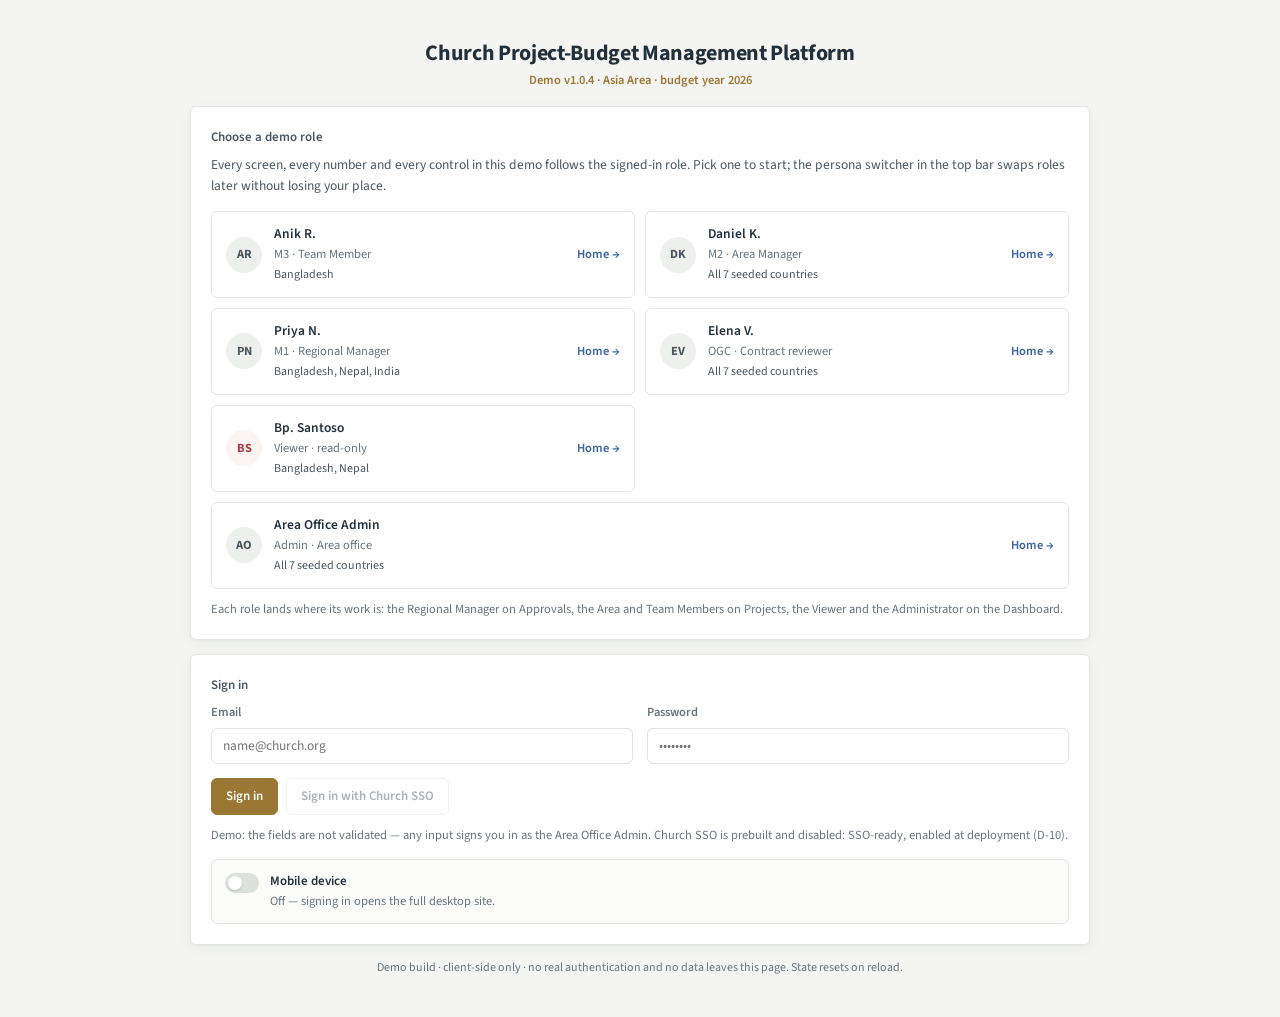
<file: index.html>
<!DOCTYPE html>
<html lang="en">
<head>
<meta charset="UTF-8">
<meta name="viewport" content="width=device-width, initial-scale=1.0">
<title>Church Budget Platform — Demo v1.2.0</title>
<link rel="preconnect" href="https://fonts.googleapis.com">
<link rel="preconnect" href="https://fonts.gstatic.com" crossorigin>
<link href="https://fonts.googleapis.com/css2?family=Source+Sans+3:wght@400;600;700&family=Atkinson+Hyperlegible:wght@400;700&display=swap" rel="stylesheet">
<link rel="stylesheet" href="css/app.css">
<link rel="stylesheet" href="css/p4p6.css">
<link rel="stylesheet" href="css/dash.css">
<link rel="stylesheet" href="css/p5p9.css">
<link rel="stylesheet" href="css/p7p8.css">
<link rel="stylesheet" href="css/p1.css">
<link rel="stylesheet" href="css/p10.css">
<link rel="stylesheet" href="css/v101-proj.css">
<link rel="stylesheet" href="css/v101-msg.css">
<link rel="stylesheet" href="css/p9int.css">
<link rel="stylesheet" href="css/p12.css">
<link rel="stylesheet" href="css/home.css">
<link rel="stylesheet" href="css/p9data.css">
</head>
<body>

<div id="app"></div>

<script src="js/config.js"></script>
<script src="js/data.js"></script>
<script src="js/derive.js"></script>
<script src="js/store.js"></script>
<script src="js/actions.js"></script>
<script src="js/egc.js"></script>
<script src="js/contracts.js"></script>
<script src="js/ui.js"></script>
<script src="js/widgets.js"></script>
<script src="js/pages/p3.js"></script>
<script src="js/pages/stubs.js"></script>
<script src="js/pages/p2.js"></script>
<script src="js/pages/p4.js"></script>
<script src="js/pages/p6.js"></script>
<script src="js/pages/p5.js"></script>
<script src="js/pages/p7.js"></script>
<script src="js/pages/p8.js"></script>
<script src="js/pages/p9.js"></script>
<script src="js/pages/p1.js"></script>
<script src="js/pages/p10.js"></script>
<script src="js/pages/p11.js"></script>
<script src="js/pages/p12.js"></script>
<!-- v1.2.0 role homes: after stubs.js so the real pages win (F30) -->
<script src="js/pages/p13.js"></script>
<script src="js/pages/p14.js"></script>
<script src="js/pages/p15.js"></script>
<script src="js/pages/p16.js"></script>
<script src="js/pages/p17.js"></script>
<!-- v1.2.0 persistence: immediately before app.js (T-01, F1) -->
<script src="js/persist.js"></script>
<script src="js/app.js"></script>
</body>
</html>
</file>
<file: css/app.css>
/* ============================================================================
   Church Budget Platform — application stylesheet
   Tokens per docs/03_DESIGN_SYSTEM.md, then components C-01…C-20 as sections.
   One family (Source Sans 3). No mono. No tracked-uppercase labels.
   Spacing comes from --pad and --gap only.
   ========================================================================= */

/* ---------------------------------------------------------------- tokens -- */
:root{
  --paper:#F4F5F3; --card:#FFFFFF; --ink:#22303B; --slate:#4A5761; --muted:#69747E;
  --line:#E2E5E1; --line2:#EDEFEC;
  --brass:#9A7833; --verd:#3F7E72; --glass:#3C63A0; --rose:#A3423E;
  --rose-bg:#FBF4F3; --brass-bg:#FBF8F1; --verd-bg:#F5FAF8;
  --s1:#3F7E72; --s2:#3C63A0; --s3:#9A7833; --s4:#98A1A8; --sx:#A3423E;
  --gantt-fill:#E7F0F5; --gantt-edge:#7FA8C4;
  --gantt-fill2:#EFEAF6; --gantt-edge2:#9280BC;

  --sans:'Source Sans 3',-apple-system,'Segoe UI',system-ui,sans-serif;
  --comfort:'Atkinson Hyperlegible','Source Sans 3',-apple-system,system-ui,sans-serif;
  --f:var(--sans);

  --r:6px; --pad:20px; --gap:14px;
  --shadow:0 1px 2px rgba(34,48,59,.04), 0 4px 14px rgba(34,48,59,.04);
  --gantt-label:178px;
}
body.comfort{--f:var(--comfort)}

/* ------------------------------------------------------------------ base -- */
*{box-sizing:border-box;margin:0;padding:0}
html,body{max-width:100%}
body{font-family:var(--f);background:var(--paper);color:var(--ink);
  font-size:14.5px;line-height:1.55;-webkit-font-smoothing:antialiased;
  overflow-wrap:break-word;overflow-x:hidden}
button{font:inherit;cursor:pointer;background:none;border:none;color:inherit}
a{color:inherit}
summary{list-style:none;cursor:pointer}
summary::-webkit-details-marker{display:none}
summary::marker{content:''}
.num{font-variant-numeric:tabular-nums}
.hide{display:none !important}
.vh{position:absolute;width:1px;height:1px;overflow:hidden;clip:rect(0 0 0 0);white-space:nowrap}

/* ============================================ C-01 · app shell + sidebar == */
.shell{display:grid;grid-template-columns:212px minmax(0,1fr);min-height:100vh}
.side{background:#FBFCFA;border-right:1px solid var(--line);padding:20px 0;
  position:sticky;top:0;height:100vh;min-width:0;display:flex;flex-direction:column}
.brand{font-size:15.5px;font-weight:700;padding:0 20px 16px;
  border-bottom:1px solid var(--line2);margin-bottom:12px;letter-spacing:-.01em}
.brand small{display:block;font-size:11.5px;font-weight:600;color:var(--brass);margin-top:2px}
.nav{min-width:0}
.side a{display:flex;justify-content:space-between;align-items:center;gap:8px;
  padding:9px 20px;font-size:14px;color:var(--slate);text-decoration:none}
.side a:hover{background:#F1F3F0}
.side a.on{background:#EDF0EC;color:var(--ink);font-weight:600;box-shadow:inset 3px 0 0 var(--brass)}
.side .grp{font-size:11.5px;font-weight:600;color:var(--muted);padding:18px 20px 6px}
.badge{font-size:11.5px;font-weight:600;color:#fff;background:var(--rose);
  border-radius:999px;padding:1px 8px;font-variant-numeric:tabular-nums;flex:none}
.side .me{margin-top:auto;padding:14px 20px 0;border-top:1px solid var(--line2);
  font-size:12.5px;color:var(--muted);min-width:0}
.side .me b{display:block;color:var(--slate);font-size:13px}

/* topbar (persona switcher lives here, top right) */
.topbar{display:flex;align-items:center;gap:10px;flex-wrap:wrap;
  padding:12px 28px;border-bottom:1px solid var(--line);background:#FBFCFA}
.topbar .where{font-size:12.5px;color:var(--muted);min-width:0}
.topbar .rt{margin-left:auto;display:flex;align-items:center;gap:10px;flex-wrap:wrap}
.persona{display:flex;align-items:center;gap:8px}
.persona label{font-size:12.5px;font-weight:600;color:var(--muted)}
.sel{font-family:inherit;font-size:13px;font-weight:600;color:var(--ink);
  border:1px solid var(--line);
  border-radius:var(--r);background:#fff;padding:7px 12px;white-space:nowrap;max-width:100%}
.rolechip{font-size:11.5px;font-weight:600;color:var(--slate);background:#EDF0EC;
  border-radius:999px;padding:2px 9px;white-space:nowrap}
.rolechip.viewer{background:var(--rose-bg);color:var(--rose)}

.main{padding:22px 28px 60px;min-width:0;max-width:1280px}

/* ------------------------------------------------------------ page head -- */
.pagehead{display:flex;align-items:center;gap:var(--gap);flex-wrap:wrap;margin-bottom:4px}
.pagehead h1{font-size:23px;font-weight:700;letter-spacing:-.015em;min-width:0}
.pagehead .sub{font-size:13px;color:var(--muted)}
.pagehead .sp{margin-left:auto;display:flex;gap:8px;flex-wrap:wrap;align-items:center}
.crumb{font-size:12.5px;font-weight:600;color:var(--muted);margin-bottom:6px}

/* ------------------------------------------------------- buttons / chips -- */
.btn{display:inline-flex;align-items:center;gap:6px;font-size:13px;font-weight:600;
  padding:7px 14px;border-radius:var(--r);border:1px solid var(--line);background:#fff;
  color:var(--slate);white-space:nowrap;text-decoration:none}
.btn:hover{border-color:var(--muted)}
.btn.brass{background:var(--brass);border-color:var(--brass);color:#fff}
.btn.brass:hover{border-color:var(--brass);filter:brightness(.95)}
.btn.sm{font-size:12px;padding:4px 10px}
.btn[disabled]{opacity:.45;pointer-events:none}

.filters{display:flex;gap:8px;flex-wrap:wrap;align-items:center;margin:var(--gap) 0}
.chip{font-size:12.5px;font-weight:600;padding:5px 12px;border-radius:999px;
  border:1px solid var(--line);background:#fff;color:var(--slate);white-space:nowrap}
.chip .n{font-size:11.5px;font-weight:600;color:var(--muted);margin-left:5px;
  font-variant-numeric:tabular-nums}
.chip:hover{border-color:var(--muted)}
.chip.on{background:var(--ink);border-color:var(--ink);color:#fff}
.chip.on .n{color:#C6CEC9}
.filters .sep{width:1px;height:20px;background:var(--line);margin:0 3px}
.search{font:inherit;font-size:12.5px;color:var(--ink);border:1px solid var(--line);
  border-radius:999px;background:#fff;padding:5px 14px;min-width:262px;flex:0 1 300px}
.search::placeholder{color:var(--muted)}
.search:focus{outline:none;border-color:var(--brass);box-shadow:0 0 0 3px rgba(154,120,51,.12)}
@media(max-width:520px){.search{min-width:0;flex:1 1 100%}}

/* -------------------------------------------------------- cards / C-02 --- */
.card{background:var(--card);border:1px solid var(--line);border-radius:var(--r);
  box-shadow:var(--shadow);padding:var(--pad);min-width:0}
.card + .card{margin-top:var(--gap)}
.card h2{font-size:13px;font-weight:600;color:var(--slate);margin-bottom:var(--gap)}
.card h2 .more{float:right;font-weight:600;font-size:12.5px;color:var(--glass);cursor:pointer}
.card p{font-size:13.5px;color:var(--slate)}
.card p + p{margin-top:8px}

.kpis{display:grid;grid-template-columns:repeat(4,minmax(0,1fr));gap:var(--gap);margin-bottom:var(--gap)}
.kpi{background:#fff;border:1px solid var(--line);border-left:3px solid var(--line);
  border-radius:var(--r);box-shadow:var(--shadow);padding:16px 18px;min-width:0}
.kpi.alert{border-left-color:var(--rose)}
.kpi .k{font-size:12.5px;font-weight:600;color:var(--muted);margin-bottom:6px}
.kpi .v{font-size:25px;font-weight:700;letter-spacing:-.01em;line-height:1.15;
  font-variant-numeric:tabular-nums}
.kpi.alert .v{color:var(--rose)}
.kpi .d{font-size:12.5px;color:var(--muted);margin-top:5px}

/* attention pill (shared micro-layout) */
.tagpill{flex:none;min-width:60px;text-align:center;font-size:12px;font-weight:700;
  font-variant-numeric:tabular-nums;padding:3px 6px;border-radius:999px;
  border:1.5px solid var(--line);color:var(--slate);background:#fff}
.tagpill.rose{border-color:#E5C6C4;color:var(--rose);background:var(--rose-bg)}
.tagpill.brass{border-color:#E2D3B4;color:var(--brass);background:var(--brass-bg)}

/* coverage cell (bar ∣ right-aligned %) */
.covcell{display:inline-grid;grid-template-columns:56px 48px;align-items:center;gap:8px}
.covbar{width:56px;height:5px;border-radius:999px;background:#EFF1EE;overflow:hidden}
.covbar i{display:block;height:100%;background:var(--verd);border-radius:999px}
.covbar.warn i{background:var(--brass)}
.covbar.over i{background:var(--rose)}
.covcell .cv{text-align:right;font-variant-numeric:tabular-nums;font-size:12.5px}
.covcell .cv.neg{color:var(--rose);font-weight:700}

/* ============================================== C-04 · data table ======== */
.tblwrap{overflow-x:auto}
.tbl{width:100%;border-collapse:collapse;font-size:13.5px}
.tblwrap .tbl{min-width:560px}
.tbl th{font-size:12.5px;font-weight:600;color:var(--muted);text-align:left;
  padding:0 12px 10px;border-bottom:1px solid var(--line);white-space:nowrap}
.tbl th.r,.tbl td.r{text-align:right}
.tbl td{padding:12px;border-bottom:1px solid var(--line2);vertical-align:middle}
.tbl tr:last-child td{border-bottom:none}
.tbl td.r{font-variant-numeric:tabular-nums;white-space:nowrap}
.tbl .neg{color:var(--rose);font-weight:700}
.tbl .dim{color:var(--muted)}

/* ================================== C-04/C-05 · P3 register + rows ======= */
.list{border:1px solid var(--line);border-radius:var(--r);background:#fff;
  box-shadow:var(--shadow);overflow:hidden}
.lhead,.prow{display:grid;
  grid-template-columns:minmax(0,1fr) 196px 116px 136px 30px;
  gap:12px;align-items:center;padding:11px 16px}
.lhead{background:#FAFBFA;border-bottom:1px solid var(--line);
  font-size:12.5px;font-weight:600;color:var(--muted)}
.lhead .r{text-align:right}

/* country group header — carries the derived committed total */
.ghd{display:flex;align-items:center;gap:12px;flex-wrap:wrap;
  padding:10px 16px;background:#F6F8F5;border-bottom:1px solid var(--line);
  border-top:1px solid var(--line)}
.list .ghd:first-of-type{border-top:none}
.ghd b{font-size:13.5px;font-weight:700}
.ghd .cnt{font-size:12.5px;color:var(--muted)}
.ghd .rt{margin-left:auto;display:flex;align-items:center;gap:12px;flex-wrap:wrap;
  font-size:12.5px;color:var(--muted)}
.ghd .rt .money{font-variant-numeric:tabular-nums;color:var(--slate);font-weight:600}
.ghd .rt .over{color:var(--rose);font-weight:700;font-variant-numeric:tabular-nums}

details.prj{border-bottom:1px solid var(--line2)}
details.prj:last-of-type{border-bottom:none}
summary.prow:hover{background:#FBFCFA}
details.prj[open] summary.prow{background:#F8FAF8}
.pname{min-width:0}
.pname .id{font-size:12px;font-weight:600;color:var(--brass);
  font-variant-numeric:tabular-nums}
.pname b{display:block;font-weight:600;font-size:14px;line-height:1.35;
  overflow:hidden;text-overflow:ellipsis;white-space:nowrap}
.pname small{display:block;color:var(--muted);font-size:12.5px;
  overflow:hidden;text-overflow:ellipsis;white-space:nowrap}
.stage{min-width:0}
.stage small{display:block;font-size:12.5px;color:var(--muted);margin-top:3px;
  font-variant-numeric:tabular-nums}
.stage small.hot{color:var(--rose);font-weight:600}
.stage small.warm{color:var(--brass);font-weight:600}
.amt{font-size:14px;text-align:right;white-space:nowrap;font-variant-numeric:tabular-nums;
  font-weight:600}
.amt small{display:block;font-size:12px;color:var(--muted);font-weight:400}
.chev{color:var(--muted);font-size:11px;text-align:right;transition:transform .18s}
details.prj[open] .chev{transform:rotate(180deg)}

/* ============================================= C-13 · status pill ======== */
.pill{display:inline-flex;align-items:center;gap:6px;font-size:12.5px;font-weight:600;
  padding:2px 10px;border-radius:999px;border:1px solid currentColor;
  white-space:nowrap;line-height:1.6}
.pill .dot{width:7px;height:7px;border-radius:50%;background:currentColor;flex:none}
.p-s1{color:var(--s1)}.p-s2{color:var(--s2)}.p-s3{color:var(--s3)}
.p-s4{color:var(--s4)}.p-sx{color:var(--sx)}

/* ============================================= C-17 · progress bar ======= */
.prog{display:flex;align-items:center;gap:8px;min-width:0}
.pb{flex:1;max-width:76px;height:6px;border-radius:999px;background:#EAEDEA;overflow:hidden;flex-shrink:0}
.pb i{display:block;height:100%;background:var(--verd);border-radius:999px}
.pb.mid i{background:var(--brass)}
.prog .pc{font-size:12.5px;color:var(--slate);white-space:nowrap;font-variant-numeric:tabular-nums}
.prog .na{font-size:12.5px;color:var(--muted);font-style:italic;min-width:0;
  overflow:hidden;text-overflow:ellipsis}

/* ============================================= expanded panel ============ */
.panel{padding:6px 16px 20px;background:#FCFDFC;border-top:1px solid var(--line2)}
.ph{font-size:12.5px;font-weight:600;color:var(--slate);margin:16px 0 9px;
  display:flex;align-items:center;gap:10px;flex-wrap:wrap}
.ph .r{margin-left:auto;display:flex;gap:6px;flex-wrap:wrap}
.gnote{font-size:12.5px;color:var(--muted);margin-top:9px}
.gnote a{color:var(--glass);font-weight:600}
.pmeta{display:flex;gap:18px;flex-wrap:wrap;font-size:12.5px;color:var(--muted);margin-top:2px}
.pmeta b{color:var(--slate);font-weight:600}

/* ============================ C-16 · one-line stage stepper ============== */
.stepline{display:flex;align-items:center;flex-wrap:wrap;row-gap:8px}
.sl{display:inline-flex;align-items:baseline;gap:6px;font-size:12.5px;padding:4px 11px;
  border:1px solid var(--line);border-radius:999px;background:#fff;color:var(--slate)}
.sl b{font-weight:600}
.sl small{color:var(--muted);font-size:12px;font-variant-numeric:tabular-nums}
.sl .mk{font-weight:700}
.sl.ok{border-color:#B9D2C9;color:var(--verd);background:var(--verd-bg)}
.sl.ok small{color:#5C7C74}
.sl.wait{border-color:#E3C2BF;color:var(--rose);background:#FCF6F5}
.sl.wait small{color:#8E5C59}
.sl.todo{border-style:dashed;color:var(--muted)}
.conn{width:16px;height:1.5px;background:var(--line);flex:none}
.conn.ok{background:#B9D2C9}

/* ================================================= C-06 · gantt ========== */
.gantt{border:1px solid var(--line);border-radius:var(--r);overflow:hidden;background:#fff}
.gantt-scroll{overflow-x:auto}
/* v1.0.4 — the today pill is absolutely positioned at the very top of the
   inner block and would otherwise print over a month-group heading; the pad gives
   it a lane of its own above the month row */
.gantt-inner{min-width:640px;position:relative;padding-top:26px}
.gm,.grow2{display:grid;grid-template-columns:var(--gantt-label) minmax(0,1fr)}
.gm{border-bottom:1px solid var(--line);background:#FAFBFA}
.gm .gl{border-right:1px solid var(--line);padding:7px 12px;font-size:12.5px;
  font-weight:600;color:var(--muted)}
.mrow{display:grid;grid-template-columns:repeat(4,minmax(0,1fr))}
.mh{text-align:center;padding:7px 4px;font-size:12.5px;color:var(--slate);
  border-left:1px solid var(--line2)}
.grow2{border-bottom:1px solid var(--line2)}
.grow2:last-child{border-bottom:none}
.grow2 .gl{padding:8px 12px;border-right:1px solid var(--line);display:flex;
  flex-direction:column;justify-content:center;min-width:0}
.grow2 .gl b{font-weight:600;font-size:13px;white-space:nowrap;overflow:hidden;text-overflow:ellipsis}
.grow2 .gl small{color:var(--muted);font-size:12px;white-space:nowrap;
  overflow:hidden;text-overflow:ellipsis}
.track{position:relative;display:grid;grid-template-columns:repeat(16,minmax(0,1fr));
  align-items:center;min-height:40px;
  background-image:linear-gradient(to right,var(--line2) 0 1px,transparent 1px 100%);
  background-size:calc(100%/16) 100%}
.bar{grid-row:1;align-self:center;z-index:2;height:26px;border-radius:999px;margin:0 3px;
  background:var(--gantt-fill);border:1px solid var(--gantt-edge);
  display:flex;align-items:center;padding:0 11px;gap:7px;font-size:12.5px;color:var(--ink);
  white-space:nowrap;overflow:hidden;position:relative}
.bar .fill{position:absolute;left:0;top:0;bottom:0;background:rgba(63,126,114,.22);
  border-radius:999px 0 0 999px}
.bar .fill.full{border-radius:999px}
.bar span{position:relative;z-index:1;overflow:hidden;text-overflow:ellipsis}
.bar.v2{background:var(--gantt-fill2);border-color:var(--gantt-edge2)}
.bar.plan{background:#F5F6F4;border-style:dashed;color:var(--muted)}
.bar i{width:7px;height:7px;border-radius:50%;background:var(--gantt-edge);flex:none;
  position:relative;z-index:1}
.bar.v2 i{background:var(--gantt-edge2)}
.bar.plan i{background:var(--s4)}
.today{position:absolute;top:0;bottom:0;width:1.5px;background:var(--rose);opacity:.7;
  z-index:5;pointer-events:none}
.today-pill{position:absolute;z-index:6;transform:translateX(-50%);background:#F7E3E1;
  color:var(--rose);border-radius:999px;font-size:11.5px;font-weight:600;padding:2px 9px;
  white-space:nowrap;top:3px;pointer-events:none;font-variant-numeric:tabular-nums}

/* ---------------------------------------------------------- foot strip -- */
.foot{display:flex;justify-content:space-between;gap:12px;flex-wrap:wrap;
  padding:13px 4px 0;font-size:13px;color:var(--muted)}
.foot b{color:var(--ink);font-variant-numeric:tabular-nums}
.foot .neg{color:var(--rose);font-weight:600;font-variant-numeric:tabular-nums}

/* ------------------------------------------------------------- notices -- */
.pagenote{font-size:12.5px;color:var(--muted);margin-top:16px;max-width:78ch}
.hintbar{margin:var(--gap) 0 0;padding:10px 14px;border:1px solid var(--line);
  border-left:3px solid var(--brass);border-radius:var(--r);background:#fff;
  font-size:12.5px;color:var(--slate)}
.phasetag{display:inline-block;font-size:11.5px;font-weight:600;color:var(--brass);
  background:var(--brass-bg);border:1px solid #E2D3B4;border-radius:999px;padding:1px 9px}
.stubgrid{display:grid;grid-template-columns:repeat(2,minmax(0,1fr));gap:var(--gap);margin-top:var(--gap)}
.stublist{list-style:none;font-size:13.5px;color:var(--slate)}
.stublist li{padding:7px 0;border-bottom:1px solid var(--line2);display:flex;gap:10px}
.stublist li:last-child{border-bottom:none}
.stublist li::before{content:'·';color:var(--brass);font-weight:700}

/* ================================ C-03 · aligned budget bar (v1.0.1) ===== */
/* Every row in a column shares one scale, so .ubar-rule lands on the same x
   down the whole column and reads as one continuous 100% line. Anything past
   it is the same 135° rose hatch the dashboard already uses for an over-run. */
.ubar-wrap{display:flex;align-items:center;gap:10px;min-width:0}
/* #EFF1EE is the same empty-track neutral the C-03 dashboard bar already uses,
   so a bar reads identically wherever it appears */
.ubar{position:relative;flex:1 1 auto;min-width:0;height:16px;border-radius:999px;
  background:#EFF1EE}
.ubar-wrap.sm .ubar{height:10px}
.ubar-fill{position:absolute;left:0;top:0;bottom:0;border-radius:999px 0 0 999px;
  background:var(--verd)}
.ubar-fill.warn,.ubar-fill.over{background:var(--brass)}
.ubar-over{position:absolute;top:0;bottom:0;border-radius:0 999px 999px 0;
  background:repeating-linear-gradient(135deg,
    rgba(163,66,62,.20) 0 5px, rgba(163,66,62,.42) 5px 10px)}
.ubar-rule{position:absolute;top:-7px;bottom:-7px;width:2px;background:var(--ink);
  border-radius:2px;opacity:.55}
.ubar-val{flex:none;min-width:52px;text-align:right;font-size:12.5px;font-weight:600;
  color:var(--slate);font-variant-numeric:tabular-nums}
.ubar-val.neg{color:var(--rose)}

/* ------------------------------------------------- generic field (C-11) -- */
/* the one plain input the shell owns; page stylesheets keep their own */
.fld{font-size:13.5px;font-family:inherit;color:var(--ink);background:var(--card);
  border:1px solid var(--line);border-radius:var(--r);padding:7px 11px;
  min-width:0;max-width:100%}
.fld:focus{outline:2px solid var(--glass);outline-offset:1px}
.fld.wide{width:100%;display:block}
.fldlab{display:block;font-size:12.5px;font-weight:600;color:var(--slate);margin-bottom:6px}
.fldrow{display:flex;gap:8px;align-items:center;flex-wrap:wrap;margin-bottom:var(--gap)}
.fldrow .fld{flex:1 1 240px}

/* ============================================== C-12 · modal (base) ====== */
.modal-wrap{position:fixed;inset:0;background:rgba(34,48,59,.32);z-index:80;
  display:flex;align-items:center;justify-content:center;padding:20px}
.modal{background:#fff;border-radius:8px;box-shadow:0 20px 50px rgba(34,48,59,.24);
  padding:var(--pad);max-width:460px;width:100%}
.modal h3{font-size:16px;font-weight:700;margin-bottom:8px}
.modal p{font-size:13.5px;color:var(--slate)}
.modal .acts{display:flex;gap:8px;justify-content:flex-end;margin-top:var(--gap)}

/* ============================================ C-20 · scope selector ====== */
.scope{position:relative}
.scope-btn{display:inline-flex;align-items:center;gap:8px;font-size:13px;font-weight:600;
  color:var(--ink);border:1px solid var(--line);border-radius:var(--r);background:#fff;
  padding:7px 12px;white-space:nowrap}
.scope-btn .chip{font-size:11.5px;font-weight:700;background:#EDF0EC;border-radius:999px;
  padding:1px 8px;color:var(--slate);border:none}

/* ========================================================= responsive ==== */
@media(max-width:1020px){
  .kpis{grid-template-columns:repeat(2,minmax(0,1fr))}
  .stubgrid{grid-template-columns:minmax(0,1fr)}
}
@media(max-width:880px){
  .shell{grid-template-columns:minmax(0,1fr)}
  .side{position:static;height:auto;flex-direction:column;padding:14px 0 0;
    border-right:none;border-bottom:1px solid var(--line)}
  .brand{padding:0 16px 12px;margin-bottom:0}
  .nav{display:flex;gap:2px;overflow-x:auto;padding:8px 10px;border-top:1px solid var(--line2)}
  .side .grp{display:none}
  .side a{padding:7px 12px;border-radius:var(--r);white-space:nowrap;font-size:13.5px}
  .side a.on{box-shadow:inset 0 -3px 0 var(--brass)}
  .side .me{margin:0;padding:10px 16px;border-top:1px solid var(--line2)}
  .side .me b{display:inline;margin-right:6px}
  .topbar{padding:10px 16px}
  .main{padding:18px 16px 48px}
}
@media(max-width:860px){
  .lhead,.prow{grid-template-columns:minmax(0,1fr) 120px 26px;row-gap:8px}
  .lhead .c-stage,.lhead .c-prog{display:none}
  .stage{grid-column:1/-1;order:4;display:flex;gap:10px;align-items:center;flex-wrap:wrap}
  .stage small{margin:0}
  .prog{grid-column:1/-1;order:5}
  .prog .pb{max-width:120px}
}
@media(max-width:520px){
  .kpis{grid-template-columns:minmax(0,1fr)}
  .main{padding:16px 12px 44px}
  .lhead,.prow{padding:11px 12px}
  .panel{padding:6px 12px 18px}
  .ghd{padding:10px 12px}
  .pagehead h1{font-size:20px}
  .topbar .rt{width:100%;margin-left:0}
  .sel{max-width:100%}
}

/* ---------------------------------------------------- v1.0.2 brand mark -- */
/* "Church Budget&Project MS" — chapel glyph in gold with a slow lux shimmer
   sweep and three twinkling glints. Deliberate client-requested accent; the
   effect stays inside the brand block and uses the brass family only. */
.brand-v2{display:flex;align-items:center;gap:10px;min-width:0}
.brand-v2 .btxt{min-width:0}
.brand-v2 .bname{display:block;font-size:14.5px;line-height:1.15;color:var(--ink)}
.bico{width:30px;height:30px;flex:none;overflow:visible}
.bico .bico-door{fill:#FDFBF6}
.bico{filter:drop-shadow(0 1px 2px rgba(154,120,51,.35))}
.bico g{animation:bico-lux 5.5s ease-in-out infinite}
@keyframes bico-lux{
  0%,100%{filter:brightness(1)}
  46%{filter:brightness(1)}
  52%{filter:brightness(1.28) saturate(1.15)}
  58%{filter:brightness(1)}
}
.bico .glint{fill:#E9D9A8;opacity:0}
.bico .g1{animation:bico-glint 5.5s ease-in-out infinite .2s}
.bico .g2{animation:bico-glint 5.5s ease-in-out infinite 1.9s}
.bico .g3{animation:bico-glint 5.5s ease-in-out infinite 3.4s}
@keyframes bico-glint{
  0%,100%{opacity:0;transform:scale(.4)}
  6%{opacity:.95;transform:scale(1.15)}
  12%{opacity:0;transform:scale(.4)}
}
@media (prefers-reduced-motion:reduce){
  .bico g,.bico .glint{animation:none}
  .bico .glint{opacity:.5}
}

/* Add-on module chip beside a nav label (TimeBlock, D-07).
   v1.0.3 · the chip now reads "Required Licenses", so the nav label has to be
   allowed to shrink and the chip to wrap under it at narrow sidebar widths. */
.side a > span{min-width:0;overflow-wrap:break-word}
.side a .addon{display:inline-block;font-size:10px;font-weight:600;color:var(--brass);
  border:1px solid #E2D3B4;border-radius:999px;padding:0 6px;margin-left:7px;
  vertical-align:1px;background:#FDFBF6;letter-spacing:0;white-space:nowrap}
.p5-addon{font-size:11px;font-weight:600;color:var(--brass);
  border:1px solid #E2D3B4;border-radius:999px;padding:1px 8px;margin-left:8px;
  vertical-align:3px;background:#FDFBF6}

/* ============================================================================
   v1.0.3 · C-21 country identity palette
   ----------------------------------------------------------------------------
   Client-approved deviation from design rule 4 ("no tinted cards"): the seven
   seeded countries carry a flag-derived pastel identity so a country band on P3
   and a country section on P11 read as the same object. Three tones per country,
   defined ONCE here and nowhere else:

     --cc-<code>-bold   pastel, header/band background (BOLD tone)
     --cc-<code>-light  pastel, row-area / section background (LIGHT tone)
     --cc-<code>-line   saturated flag accent, for 3px rules and borders only

   Contrast, measured against the tokens actually printed on them:
     ink  #22303B on every -bold  ≥ 10.1:1     (AA/AAA normal text)
     slate#4A5761 on every -bold  ≥  5.5:1     (AA normal text)
     rose #A3423E on every -bold  ≥  4.6:1     (AA — the over/alert value)
     -line vs its own -bold       ≥  4.0:1     (AA non-text, 3px rules)
   The two flag-yellow lines (IND saffron, MMR golden) are darkened from the
   literal flag hex so a 3px rule clears 3:1 on both the pastel and white.

   Nothing else in the app may inherit these: the ONLY consumers are the .cc-*
   utility classes below, and the only elements that carry a .cc-* class are the
   P3 country band / body / chip and the P11 country header / row / pin. */
:root{
  --cc-bgd-bold:#D2E7DE; --cc-bgd-light:#F1F8F4; --cc-bgd-line:#2E6B54;
  --cc-npl-bold:#F4D8DE; --cc-npl-light:#FBF2F4; --cc-npl-line:#A63446;
  --cc-khm-bold:#D6E0F3; --cc-khm-light:#F1F4FA; --cc-khm-line:#33518F;
  --cc-ind-bold:#FCE3C3; --cc-ind-light:#FDF6EC; --cc-ind-line:#9C6318;
  --cc-mmr-bold:#F6EBB8; --cc-mmr-light:#FCF9EA; --cc-mmr-line:#7F6F1A;
  --cc-lao-bold:#F5DBD5; --cc-lao-light:#FBF3F1; --cc-lao-line:#2C4E8A;
  /* v1.0.4 · HKG. The flag is red and white, but red is already spoken for by
     NPL crimson and LAO, so the identity comes from the bauhinia flower on the
     flag instead: a violet family that stays its own colour beside both. */
  --cc-hkg-bold:#E3DCF0; --cc-hkg-light:#F5F2FA; --cc-hkg-line:#5B4A8A;
  /* neutral fallback for any country the palette does not know */
  --cc-x-bold:#E4E7E3;   --cc-x-light:#F7F8F6;   --cc-x-line:#69747E;
}

/* The utility classes expose the trio under three generic names, so every page
   stylesheet writes var(--ccb) / var(--ccl) / var(--ccx) and stays completely
   palette-agnostic — an eighth country is one line here and nothing else. */
.cc-x  {--ccb:var(--cc-x-bold);  --ccl:var(--cc-x-light);  --ccx:var(--cc-x-line)}
.cc-bgd{--ccb:var(--cc-bgd-bold);--ccl:var(--cc-bgd-light);--ccx:var(--cc-bgd-line)}
.cc-npl{--ccb:var(--cc-npl-bold);--ccl:var(--cc-npl-light);--ccx:var(--cc-npl-line)}
.cc-khm{--ccb:var(--cc-khm-bold);--ccl:var(--cc-khm-light);--ccx:var(--cc-khm-line)}
.cc-ind{--ccb:var(--cc-ind-bold);--ccl:var(--cc-ind-light);--ccx:var(--cc-ind-line)}
.cc-mmr{--ccb:var(--cc-mmr-bold);--ccl:var(--cc-mmr-light);--ccx:var(--cc-mmr-line)}
.cc-lao{--ccb:var(--cc-lao-bold);--ccl:var(--cc-lao-light);--ccx:var(--cc-lao-line)}
.cc-hkg{--ccb:var(--cc-hkg-bold);--ccl:var(--cc-hkg-light);--ccx:var(--cc-hkg-line)}

/* the flag glyph: colour emoji, so it must never inherit a text colour or a
   tabular-numeral setting; sized to sit on the label baseline */
.ccflag{font-style:normal;font-size:14px;line-height:1;flex:none;
  font-variant-numeric:normal;letter-spacing:0}

/* ================================ v1.1.0 · gate step (U.gateStep · C-15b) ==
   One fragment, four surfaces (P3 panel, P4 tracker, P6 inbox, P10). Chips
   reuse the pill grammar already in this file — no new colours, no new
   family, nothing that a page stylesheet has to know about. */
.gs{min-width:0}
.gs-hd{display:flex;align-items:baseline;gap:8px;flex-wrap:wrap}
.gs-hd b{font-size:13px;font-weight:600}
.gs-mode{font-size:11.5px;font-weight:600;color:var(--muted)}
.gs-line{display:flex;align-items:center;gap:7px;flex-wrap:wrap;margin-top:5px}
.gs-sub{font-size:12.5px;color:var(--muted);margin-top:4px}
.gs-sub b{color:var(--slate);font-weight:600}
.gs-src{font-size:11.5px;font-weight:600;color:var(--slate);background:#EFF1EE;
  border:1px solid var(--line);border-radius:999px;padding:1px 9px;white-space:nowrap}
.gs-src.adv{color:var(--brass);border-color:#E2D3B4;background:var(--brass-bg)}
.gs-ref{font-size:12px;color:var(--muted)}
.gs-sync{font-size:11.5px;font-weight:600;border:1px solid var(--line);border-radius:999px;
  padding:1px 9px;color:var(--muted);white-space:nowrap}
.gs-sync.ok{color:var(--verd);border-color:#B9D2C9;background:var(--verd-bg)}
.gs-sync.queued{color:var(--brass);border-color:#E2D3B4;background:var(--brass-bg)}
.gs-sync.failed{color:var(--rose);border-color:#E5C6C4;background:var(--rose-bg)}
.gs-link{font-size:12px;font-weight:600;color:var(--glass);text-decoration:none;white-space:nowrap}
.gs-link:hover{text-decoration:underline}

/* --------- v1.1.0 · P10 quick-view rows for proposals and contracts -------
   The two new lists reuse .p10-card exactly (css/p10.css); what they add is a
   card that is itself the link, which a <button> needs spelling out. Kept here
   rather than in p10.css so the whole v1.1.0 UI delta sits in one file. */
.p10-link{display:block;width:100%;text-align:left;text-decoration:none;color:inherit}
.p10-link:hover{border-color:var(--brass)}

/* ======================================================= v1.2.0 FLOW =====
   WP2 · the four-rung stepper's new parts, plus the shared list grammars the
   needs-you row, the worker task list, the chain line and the portfolio bar
   row are drawn with. Nothing above this fence is touched. */
.sl.sl-cur{box-shadow:0 0 0 2px rgba(0,0,0,.045)}
.sl.sl-dead{border-color:#E3C2BF;color:var(--rose);background:#FCF6F5}
.sl.sl-dead s{text-decoration:line-through;opacity:.75}
.sl-tag{font-size:10.5px;font-weight:700;letter-spacing:.02em;text-transform:uppercase;
  color:#fff;background:var(--rose);border-radius:999px;padding:1px 7px;margin-left:2px}
.sl-sub{display:block;margin-top:6px;font-size:12.5px;color:var(--muted)}
/* audit G2 — the four-rung ladder inside Needs-you rows (P6, P10, P14) */
.p6-inline-step{margin-top:8px}
.p6-inline-step .stepline{row-gap:4px}
.p6-inline-step .sl{padding:2px 7px;font-size:11px}
.p6-inline-step .conn{width:8px;min-width:8px}
.p6-inline-step .sl small{display:none}
.p6-inline-step .sl-sub{margin-top:4px;font-size:12px}
.p6-inline-step.compact .sl-sub{display:none}
.p6-inline-step.compact .sl{padding:1px 6px;font-size:11px}
.p6-inline-step.compact .conn{width:6px}
.sl-line{display:block;font-variant-numeric:tabular-nums}
.sl-line.warm{color:#8E5C59}
.sl-line.hot{color:var(--rose);font-weight:600}
.sl-gates{display:flex;flex-wrap:wrap;gap:10px;margin-top:4px}

/* ---- worker task list (GOV.UK grammar: whole row, sentence-case tag) ---- */
.tasklist{list-style:none;margin:8px 0 0;padding:0;border-top:1px solid var(--line)}
.tasklist li{border-bottom:1px solid var(--line)}
.tasklist a{display:flex;align-items:center;justify-content:space-between;gap:12px;
  padding:9px 4px;text-decoration:none;color:var(--ink);font-size:13px}
.tasklist a:hover{background:rgba(0,0,0,.02)}
.tasklist .tl-lab{font-weight:600}
.tasklist .tl-tag{font-size:11.5px;font-weight:600;border-radius:999px;padding:2px 9px;
  border:1px solid var(--line);color:var(--slate);background:#fff;white-space:nowrap}
.tasklist .tl-tag.tl-done{border-color:#B9D2C9;color:var(--verd);background:var(--verd-bg)}
.tasklist .tl-tag.tl-blocked{border-style:dashed;color:var(--muted)}
.tasklist .tl-tag.tl-na{border-style:dashed;color:var(--muted)}
.tasklist li.tl-done .tl-lab{color:var(--muted);font-weight:500}

/* ---- who did what, when ---- */
.chain{list-style:none;margin:6px 0 0;padding:0;font-size:12px;color:var(--muted)}
.chain li{display:flex;gap:8px;align-items:baseline;padding:1px 0}
.chain b{color:var(--slate);font-weight:600;flex:none}
.chain span{flex:1 1 auto;min-width:0;overflow:hidden;text-overflow:ellipsis;white-space:nowrap}
.chain time{flex:none;font-variant-numeric:tabular-nums}

/* ---- bullet bar row (needs-you row + portfolio ordered list) ---- */
.cbar-row{display:flex;align-items:center;gap:14px;padding:9px 4px;text-decoration:none;
  color:var(--ink);border-bottom:1px solid var(--line)}
.cbar-row:hover{background:rgba(0,0,0,.02)}
.cbar-name{flex:0 0 200px;display:flex;flex-direction:column;font-size:13px}
.cbar-name small{color:var(--muted);font-size:11.5px}
.cbar-bar{flex:1 1 auto;min-width:120px}
.cbar-fig{flex:0 0 170px;text-align:right;display:flex;flex-direction:column}
.cbar-fig small{color:var(--muted);font-size:11.5px}
.p6-card .cbar-row{display:block;border-bottom:0;padding:2px 0 0;max-width:460px}
.p6-card .cbar-row .p2-bwrap{padding:18px 0 0}
.p6-card .cbar-row .p2-bar{height:12px}

/* ---- the inline reason composer (T-10 · p6r-*) ---- */
.p6-inline{margin-top:8px;padding:8px;border:1px solid var(--line);border-radius:var(--r);
  background:#fff}
.p6-inline textarea{width:100%;min-height:44px;font:inherit;font-size:12.5px}
.p6-iacts{display:flex;gap:8px;margin-top:6px}
.p6-inline-step{margin-top:4px}
.p6-card.is-focused{box-shadow:0 0 0 2px var(--glass)}

/* ====================================================== v1.2.0 SHELL =====
   WP4 · exactly two shell-level additions: the tint that tells the admin
   console apart from a persona home (T-11), and the pre-render placeholder
   app.js paints while persistence restores (T-01). Nothing above this fence
   is touched. */
.shell-admin .topbar{background:linear-gradient(180deg,#FBF8F1 0%,#F7F3E9 100%);
  border-bottom-color:#E4D9BE}
.shell-admin .side{background:#FAF8F2;border-right-color:#E7DFCB}
.shell-admin .side a.on{box-shadow:inset 3px 0 0 var(--brass);background:#F2EDDF}
.shell-admin .main{box-shadow:inset 0 3px 0 -1px rgba(154,120,51,.28)}

.restoring{display:flex;align-items:center;justify-content:center;min-height:100vh;
  font-size:14px;color:var(--muted);letter-spacing:.01em}
</file>
<file: css/p4p6.css>
/* ============================================================================
   P4 project detail · P6 approvals inbox · C-08 / C-09 / C-10 / C-11 / C-15
   Everything here is namespaced .p4- / .p6- / .act- and reuses the tokens and
   the card anatomy from css/app.css. One family, sentence-case labels,
   tabular numerals on every money and day value.
   ========================================================================= */

/* ================================================== P4 · header ========== */
.p4-head{display:flex;align-items:flex-start;gap:var(--gap);flex-wrap:wrap;margin-bottom:8px}
.p4-htitle{min-width:0;flex:1 1 320px}
.p4-htitle h1{font-size:23px;font-weight:700;letter-spacing:-.015em;line-height:1.25}
.p4-tags{display:flex;gap:7px;flex-wrap:wrap;align-items:center;margin-top:7px}
.p4-tag{font-size:12px;font-weight:600;color:var(--slate);background:#EFF1EE;
  border-radius:999px;padding:2px 10px;white-space:nowrap}
.p4-warn{font-size:12px;font-weight:600;color:var(--brass);background:var(--brass-bg);
  border:1px solid #E2D3B4;border-radius:999px;padding:1px 10px;white-space:nowrap;
  font-variant-numeric:tabular-nums}
.p4-warn.hot{color:var(--rose);background:var(--rose-bg);border-color:#E5C6C4}
.p4-hacts{display:flex;gap:8px;flex-wrap:wrap}
.p4-hmeta{display:flex;gap:18px;flex-wrap:wrap;align-items:center;font-size:12.5px;
  color:var(--muted);padding-bottom:var(--gap);border-bottom:1px solid var(--line)}
.p4-hmeta b{color:var(--slate);font-weight:600}
.p4-hprog{display:flex;align-items:center;gap:8px;min-width:0}

/* ------------------------------------------- C-10 pinned decision banner - */
.p4-pin{display:flex;gap:12px;align-items:flex-start;background:var(--card);
  border:1px solid var(--line);border-left:3px solid var(--brass);border-radius:var(--r);
  box-shadow:var(--shadow);padding:14px var(--pad);margin:var(--gap) 0}
.p4-pinlab{flex:none;font-size:12.5px;font-weight:600;color:var(--brass)}
.p4-pinbody{min-width:0;font-size:13.5px;color:var(--ink)}
.p4-pinbody small{display:block;font-size:12px;color:var(--muted);margin-top:3px;
  font-variant-numeric:tabular-nums}
.p4-pinact{margin-left:auto;flex:none}
.p4-pin.empty{display:block;border-left-color:var(--line);color:var(--muted);
  font-size:12.5px;box-shadow:none;background:transparent;border-style:dashed;padding:11px 14px}

/* ================================================== P4 · two-column ====== */
.p4-cols{display:grid;grid-template-columns:minmax(0,1fr) 336px;gap:var(--gap);
  align-items:start;margin-top:var(--gap)}
.p4-main{min-width:0}
.p4-aside{min-width:0;display:flex;flex-direction:column;gap:var(--gap)}
.p4-aside .card + .card{margin-top:0}
.p4-two{display:grid;grid-template-columns:repeat(2,minmax(0,1fr));gap:var(--gap)}
.p4-two + .card,.p4-two + .p4-two{margin-top:var(--gap)}
.p4-two .card + .card{margin-top:0}

/* ------------------------------------------------------------- tabs ----- */
/* Seven tabs since v1.1.0 (Contracts). Same rule as the admin strip: one row
   at every width, scrolled sideways rather than wrapped into three rows on a
   phone. Only this row scrolls; the page does not. */
.p4-tabs{display:flex;gap:2px;flex-wrap:nowrap;overflow-x:auto;overflow-y:hidden;
  -webkit-overflow-scrolling:touch;scrollbar-width:none;-ms-overflow-style:none;
  border-bottom:1px solid var(--line);
  margin-bottom:var(--gap)}
.p4-tabs::-webkit-scrollbar{display:none}
.p4-tab{flex:none;font-size:13px;font-weight:600;color:var(--muted);padding:8px 13px;
  border-bottom:2px solid transparent;margin-bottom:-1px;white-space:nowrap}
.p4-tab:hover{color:var(--slate)}
.p4-tab.on{color:var(--ink);border-bottom-color:var(--brass)}
.p4-tbadge{font-size:11.5px;font-weight:700;color:var(--rose);background:var(--rose-bg);
  border-radius:999px;padding:0 7px}

/* ---------------------------------------------------------- field lists - */
.p4-fields{display:grid;gap:0}
.p4-field{display:flex;justify-content:space-between;gap:12px;padding:6px 0;
  border-bottom:1px solid var(--line2);font-size:13px}
.p4-field:last-child{border-bottom:none}
.p4-field span{color:var(--muted);font-size:12.5px;font-weight:600;flex:none}
.p4-field b{font-weight:600;text-align:right;min-width:0;overflow-wrap:anywhere;
  font-variant-numeric:tabular-nums}
.p4-note{font-size:12.5px;color:var(--muted);margin-top:10px}
.p4-note.alert{border-left:3px solid var(--rose);padding-left:10px;color:var(--slate)}
.p4-err{font-size:12.5px;font-weight:600;color:var(--rose);border-left:3px solid var(--rose);
  padding:2px 0 2px 10px;margin:8px 0}
.p4-empty{font-size:12.5px;color:var(--muted);font-style:italic;padding:14px 0}

/* ------------------------------------------------------- budget line ---- */
.p4-bl{display:grid;grid-template-columns:auto minmax(0,1fr) auto;gap:var(--gap);
  align-items:center}
.p4-blv span,.p4-blr span{display:block;font-size:19px;font-weight:700;
  font-variant-numeric:tabular-nums;line-height:1.2}
.p4-blr{text-align:right}
.p4-blv small,.p4-blr small{display:block;font-size:12px;color:var(--muted);margin-top:2px}
.p4-blbar{height:7px;border-radius:999px;background:#EFF1EE;overflow:hidden}
.p4-blbar i{display:block;height:100%;background:var(--brass);border-radius:999px}
.p4-btbl td{font-size:13px}

/* ------------------------------------------------------- timeline card -- */
.p4-thead{display:flex;align-items:center;gap:10px;flex-wrap:wrap;font-size:13px;
  font-weight:600;color:var(--slate);margin-bottom:var(--gap)}
.p4-thead .r{margin-left:auto;display:flex;gap:6px;flex-wrap:wrap}

/* ============================================ C-08 · approval panel ====== */
.p4-steps{display:grid;gap:0}
.p4-step{display:flex;gap:10px;align-items:flex-start;padding:8px 0;
  border-bottom:1px solid var(--line2)}
.p4-step:last-child{border-bottom:none}
.p4-step .mk{flex:none;width:16px;text-align:center;font-weight:700;font-size:13px}
.p4-step b{display:block;font-size:13px;font-weight:600}
.p4-step small{display:block;font-size:12.5px;color:var(--muted);margin-top:1px;
  font-variant-numeric:tabular-nums}
.p4-step small b{display:inline;color:var(--slate)}
.p4-step.ok .mk{color:var(--verd)}
.p4-step.wait .mk{color:var(--brass)}
.p4-step.hot .mk{color:var(--rose)}
.p4-step.todo .mk,.p4-step.todo b{color:var(--muted)}

/* ------------------------------------------- C-15 external gate tracker - */
.p4-gate{border-top:1px solid var(--line2);border-bottom:1px solid var(--line2);
  padding:10px 0;margin:2px 0}
.p4-glab{font-size:12.5px;font-weight:600;color:var(--brass);margin-bottom:8px}
.p4-gsys{padding:9px 0;border-bottom:1px dashed var(--line)}
.p4-gsys:last-of-type{border-bottom:none}
.p4-gsys.hot{border-left:3px solid var(--rose);padding-left:10px}
.p4-gh{display:flex;align-items:center;gap:8px;justify-content:space-between}
.p4-gh b{font-size:13px;font-weight:600}
.p4-gp{font-size:12px;font-weight:600;border-radius:999px;padding:1px 9px;
  border:1px solid var(--line);color:var(--slate);white-space:nowrap;
  font-variant-numeric:tabular-nums}
.p4-gp.ok{color:var(--verd);border-color:#B9D2C9;background:var(--verd-bg)}
.p4-gp.wait{color:var(--brass);border-color:#E2D3B4;background:var(--brass-bg)}
.p4-gp.hot{color:var(--rose);border-color:#E5C6C4;background:var(--rose-bg)}
.p4-gp.todo{color:var(--muted);border-style:dashed}
.p4-gsub{font-size:12.5px;color:var(--muted);margin-top:3px;font-variant-numeric:tabular-nums}
.p4-gsub b{color:var(--slate);font-weight:600}
.p4-grem{display:block;font-style:normal;font-size:12px;color:var(--slate);margin-top:3px}
.p4-gbtns{display:flex;gap:6px;flex-wrap:wrap;margin-top:8px}

/* ------------------------------------------------- A-07 ready prompt ---- */
.p4-ready{border-left:3px solid var(--brass);padding:8px 0 8px 11px;margin:10px 0 2px}
.p4-ready b{display:block;font-size:13px;font-weight:700;color:var(--brass)}
.p4-ready small{display:block;font-size:12.5px;color:var(--muted);margin-top:2px}
.p4-ready.compact{margin:var(--gap) 0 0}

/* ------------------------------------------------------- forms / inputs - */
.p4-form{display:grid;grid-template-columns:repeat(2,minmax(0,1fr));gap:var(--gap)}
.p4-lab{display:block;font-size:12.5px;font-weight:600;color:var(--muted);min-width:0}
.p4-lab.wide{grid-column:1/-1}
.p4-input{display:block;width:100%;font:inherit;font-size:13.5px;color:var(--ink);
  background:#fff;border:1px solid var(--line);border-radius:var(--r);padding:7px 11px;
  margin-top:5px;font-weight:400;min-width:0}
.p4-input.sm{font-size:12.5px;padding:5px 10px;margin-top:7px}
.p4-input:focus{outline:none;border-color:var(--brass);box-shadow:0 0 0 3px rgba(154,120,51,.12)}
.p4-input[disabled]{background:#F7F8F6;color:var(--muted)}
textarea.p4-input{resize:vertical;line-height:1.5}
.p4-lab .sel{display:block;width:100%;margin-top:5px;font-weight:400;font-size:13.5px}
.p4-actrow{display:flex;gap:8px;flex-wrap:wrap;margin-top:var(--gap)}
.p4-owner{display:flex;gap:11px;align-items:center;margin-bottom:11px}
.p4-owner b{display:block;font-size:13.5px;font-weight:600}
.p4-owner small{display:block;font-size:12px;color:var(--muted)}
.p4-msub{font-size:12.5px;color:var(--muted);margin-bottom:11px;
  font-variant-numeric:tabular-nums}
.p4-modal{max-width:560px;max-height:88vh;overflow:auto}
.p4-modal .p4-lab{margin-top:11px}

/* ============================================== C-09 · activity stream === */
.act-card{padding:0}
.act-ftabs{display:flex;gap:2px;flex-wrap:wrap;padding:0 var(--pad);
  border-bottom:1px solid var(--line)}
.act-ftab{font-size:12.5px;font-weight:600;color:var(--muted);padding:10px 11px;
  border-bottom:2px solid transparent;margin-bottom:-1px;white-space:nowrap}
.act-ftab .n{font-size:11.5px;color:var(--muted);margin-left:3px}
.act-ftab:hover{color:var(--slate)}
.act-ftab.on{color:var(--ink);border-bottom-color:var(--brass)}
.act-stream{max-height:560px;overflow-y:auto;padding:4px var(--pad) 0}

.act-entry{display:flex;gap:11px;padding:13px 0 13px 11px;border-bottom:1px solid var(--line2);
  border-left:3px solid var(--line)}
.act-entry:last-child{border-bottom:none}
.act-entry.t-question{border-left-color:#E2D3B4}
.act-entry.t-question.open-q{border-left-color:var(--rose)}
.act-entry.t-decision{border-left-color:var(--brass)}
.act-entry.t-system{border-left-color:var(--line2)}
.act-entry.t-system .act-txt{color:var(--muted)}
.act-av{flex:none;width:30px;height:30px;border-radius:50%;background:#EDF0EC;
  color:var(--slate);font-size:11.5px;font-weight:700;display:flex;align-items:center;
  justify-content:center}
.act-av.sys{background:#F3F5F2;color:var(--muted);font-size:13px}
.act-b{min-width:0;flex:1}
.act-meta{display:flex;gap:8px;flex-wrap:wrap;align-items:center;font-size:12.5px;
  color:var(--muted);margin-bottom:4px}
.act-meta b{font-size:13px;font-weight:600;color:var(--ink)}
.act-meta .num{font-variant-numeric:tabular-nums}
.act-type{font-size:11.5px;font-weight:600;border-radius:999px;padding:1px 9px;
  border:1px solid var(--line);color:var(--slate);white-space:nowrap}
.act-type.t-question,.act-type.t-open{color:var(--rose);border-color:#E5C6C4;background:var(--rose-bg)}
.act-type.t-decision,.act-type.t-pinned{color:var(--brass);border-color:#E2D3B4;background:var(--brass-bg)}
.act-type.t-resolved{color:var(--verd);border-color:#B9D2C9;background:var(--verd-bg)}
.act-type.t-system,.act-type.t-arch{color:var(--muted)}
.act-edited{font-size:11.5px;color:var(--muted);font-style:italic}
.act-txt{font-size:13.5px;line-height:1.5;overflow-wrap:anywhere}
.act-mention{color:var(--glass);font-weight:600}
.act-btns{display:flex;gap:6px;flex-wrap:wrap;margin-top:8px}
.act-reply{margin-top:9px;padding-left:11px;border-left:2px solid var(--line)}
.act-reply .act-txt{font-size:13px}
.act-reply-box{margin-top:9px;padding-left:11px;border-left:2px solid var(--line)}
.act-edit{margin-top:4px}

/* -------------------------------------------------------- C-11 composer - */
.act-composer{border-top:1px solid var(--line);background:#FAFBFA;padding:13px var(--pad);
  border-radius:0 0 var(--r) var(--r)}
.act-composer.readonly{font-size:12.5px;color:var(--muted);font-style:italic}
.act-crow{display:flex;gap:6px;flex-wrap:wrap;align-items:center;margin-top:9px}
.act-crow .sp{margin-left:auto;display:flex;gap:6px}
.act-tchip{font-size:12.5px;font-weight:600;padding:4px 12px;border-radius:999px;
  border:1px solid var(--line);background:#fff;color:var(--slate);white-space:nowrap}
.act-tchip:hover{border-color:var(--muted)}
.act-tchip.on{background:var(--ink);border-color:var(--ink);color:#fff}
.act-tchip.t-question.on{background:var(--rose);border-color:var(--rose)}
.act-tchip.t-decision.on{background:var(--brass);border-color:var(--brass)}
.act-assign{display:flex;align-items:center;gap:7px;font-size:12.5px;font-weight:600;
  color:var(--muted)}
.act-assign .sel{font-size:12.5px;padding:4px 9px}
.act-chint{font-size:12px;color:var(--muted);margin-top:8px}

/* ================================================ P6 · approvals inbox === */
.p6-sec{margin-top:22px}
.p6-sech{display:flex;align-items:baseline;gap:10px;flex-wrap:wrap;margin-bottom:9px}
.p6-sech h2{font-size:13px;font-weight:600;color:var(--slate);display:flex;
  align-items:center;gap:7px}
.p6-sech .n{font-size:11.5px;font-weight:700;color:var(--slate);background:#EDF0EC;
  border-radius:999px;padding:0 8px}
.p6-sech .sub{font-size:12.5px;color:var(--muted);min-width:0;flex:1 1 320px}

.p6-card{display:grid;grid-template-columns:minmax(0,1fr) 118px auto;gap:var(--gap);
  align-items:center;background:var(--card);border:1px solid var(--line);
  border-left:3px solid var(--line);border-radius:var(--r);box-shadow:var(--shadow);
  padding:14px var(--pad);margin-bottom:10px}
.p6-card.hot{border-left-color:var(--rose)}
.p6-who{min-width:0}
.p6-id{font-size:12px;font-weight:600;color:var(--brass);text-decoration:none;
  font-variant-numeric:tabular-nums}
.p6-id:hover{text-decoration:underline}
.p6-who b{display:block;font-size:14px;font-weight:600;line-height:1.35}
.p6-meta{font-size:12.5px;color:var(--muted);font-variant-numeric:tabular-nums}
.p6-gates{display:flex;gap:6px 18px;flex-wrap:wrap;margin-top:6px}
.p6-gp{font-size:11.5px;font-weight:600;border-radius:999px;padding:1px 9px;
  border:1px solid var(--line);color:var(--slate);white-space:nowrap}
.p6-gp.ok{color:var(--verd);border-color:#B9D2C9;background:var(--verd-bg)}
.p6-gp.wait{color:var(--brass);border-color:#E2D3B4;background:var(--brass-bg)}
.p6-gp.hot{color:var(--rose);border-color:#E5C6C4;background:var(--rose-bg)}
.p6-gp.todo{color:var(--muted);border-style:dashed}
.p6-age{text-align:right;min-width:0}
.p6-age .v{font-size:19px;font-weight:700;font-variant-numeric:tabular-nums;line-height:1.2}
.p6-age small{display:block;font-size:12px;color:var(--muted)}
.p6-age.warm .v{color:var(--brass)}
.p6-age.hot .v{color:var(--rose)}
.p6-acts{display:flex;gap:6px;flex-wrap:wrap;justify-content:flex-end}
.p6-readonly{font-size:12.5px;color:var(--slate);background:var(--card);
  border:1px solid var(--line);border-left:3px solid var(--brass);border-radius:var(--r);
  box-shadow:var(--shadow);padding:11px 14px;margin-top:var(--gap)}

/* ===================================================== responsive ======== */
@media(max-width:1080px){
  .p4-cols{grid-template-columns:minmax(0,1fr)}
  .p4-aside{order:-1}            /* approval before the conversation when stacked */
}
@media(max-width:900px){
  .p4-two{grid-template-columns:minmax(0,1fr)}
  .p4-form{grid-template-columns:minmax(0,1fr)}
  .p4-bl{grid-template-columns:minmax(0,1fr);gap:8px}
  .p4-blr{text-align:left}
}
@media(max-width:760px){
  .p6-card{grid-template-columns:minmax(0,1fr) auto}
  .p6-acts{grid-column:1/-1;justify-content:flex-start}
  .act-stream{padding-left:14px;padding-right:14px}
  .act-ftabs{padding:0 14px}
  .act-composer{padding:12px 14px}
}
@media(max-width:520px){
  .p4-head{gap:10px}
  .p4-htitle h1{font-size:20px}
  .p4-hmeta{gap:12px}
  .p6-card{grid-template-columns:minmax(0,1fr);padding:13px 14px}
  .p6-age{text-align:left}
  .p4-pin{padding:12px 14px;flex-wrap:wrap}
  .p4-pinact{margin-left:0}
}

/* ==================== v1.1.0 · P6 sync proposals + contracts owed (WP2) ====
   Both new sections reuse the .p6-card grid, the .p6-gp chip and the .p4-input
   field already defined above — only the inline control rows are new. */
.p6-prop .p6-who{min-width:0}
.p6-pwhy{font-size:12.5px;color:var(--slate);margin-top:6px}
.p6-pnote{font-size:12.5px;color:var(--muted);margin-top:8px}
.p6-pacts{display:flex;gap:8px;flex-wrap:wrap;align-items:center;margin-top:9px}
.p6-pinline{display:inline-flex;gap:6px;align-items:center;flex-wrap:wrap;min-width:0}
.p6-pinline .p4-input{width:190px;max-width:100%}
.p6-pinline .p4-input[type=date]{width:150px}
.p6-prop .p6-age .v{font-size:13px;font-weight:600;color:var(--muted)}
@media (max-width:720px){
  .p6-pinline{flex:1 1 100%}
  .p6-pinline .p4-input{flex:1 1 auto;width:auto}
}

/* =========================== v1.1.0 · P4 gate tracker + activity kinds =====
   The gate row is now U.gateStep (styles in app.css); what is left here is the
   mode note beside the manual buttons and the two new activity kinds. */
.p4-gwait{font-size:12.5px;color:var(--slate);background:var(--brass-bg);
  border:1px solid #E2D3B4;border-radius:var(--r);padding:8px 10px;margin-top:8px}
.p4-gwait a{color:var(--glass);font-weight:600}
.p4-gmode{font-size:12px;color:var(--muted);margin-top:6px}
.p4-warn.ok{color:var(--verd);background:var(--verd-bg);border-color:#B9D2C9}
.act-entry.t-contract{border-left-color:#E2D3B4}
.act-entry.t-sync{border-left-color:var(--line2)}
.act-type.t-contract{color:var(--brass);border-color:#E2D3B4;background:var(--brass-bg)}
.act-type.t-sync{color:var(--glass);border-color:#C8D5EA;background:#F2F5FA}
.p6-gates .gs{margin-top:2px}
.p6-gates .gs-hd b{font-size:12.5px}

/* ============================== v1.2.0 · P6 "Needs you" — one list (T-09) ==
   The section headings of v1.1.0 became chips; what is left to style is the
   strip, the refusal line the inline composer has nowhere else to show, and
   the small print the shared .p6-card row now carries inside it. */
.p6-chips{display:flex;gap:7px;flex-wrap:wrap;margin:var(--gap) 0 12px}
.p6-chips .chip{white-space:nowrap}
.p6-chip0{color:var(--muted)}
.p6-chip0 .n{color:var(--muted)}
.p6-list{margin-top:2px}
.p6-err{font-size:12.5px;color:var(--rose);background:var(--rose-bg);
  border:1px solid #E5C6C4;border-left:3px solid var(--rose);border-radius:var(--r);
  padding:9px 12px;margin-top:var(--gap)}
.p6-card .sl-sub{margin-top:5px}
.p6-card .chain{margin-top:6px}
.p6-card .p6-inline{max-width:520px}
@media(max-width:760px){
  .p6-card .p6-inline{max-width:100%}
}

/* ---- P4 · the rung line in the record header (T-08) ---- */
.p4-hstep{margin-top:10px}
.p4-hstep .sl-sub{margin-top:7px}
.p4-appr .sl-sub{margin:0 0 10px}
.p4-cg{display:flex;align-items:center;gap:8px;flex-wrap:wrap;font-size:12.5px;
  color:var(--muted);margin-top:2px}
.p4-cg b{font-size:13px;font-weight:600;color:var(--ink)}

/* ---- P11 "My alerts" panel (T-12) — the two per-user mail preferences.
   It reuses .p4-fields/.p4-field rather than growing a rail grammar of its own
   in v101-msg.css, which this work package does not own. */
.p6-alerts .p4-field{align-items:center}
.p6-alerts .sel{font-size:12.5px;padding:4px 9px}
.p6-alerts input[type=checkbox]{width:16px;height:16px;accent-color:var(--brass)}

/* ---- WP8 (Fable probe) — room for the four-rung ladder inside the row:
   the age column narrows, the bullet bar gets breathing space under the gate
   line, and its ceiling tick label stops colliding with the text above. */
.p6-card{grid-template-columns:minmax(0,1fr) 96px auto}
.p6-card .p6-inline-step .stepline{margin-top:2px}
.p6-card .cbar-row{margin-top:10px;max-width:520px}
.p6-card .cbar-row .p2-bwrap{padding-top:22px}
.p6-card .cbar-row .p2-ticklbl{font-size:11px}
@media(max-width:1100px){
  .p6-card{grid-template-columns:minmax(0,1fr) auto}
}
</file>
<file: css/dash.css>
/* ============================================================================
   dash.css — P2 Dashboard only (C-18 widget board, C-20 scope selector,
   C-03 budget bar, RD-1/RD-4/RD-5 widgets and the RD-3 print pre-read).

   Every selector is prefixed .p2- (page) or .dw- (widget), so this file never
   reaches another page. Tokens come from css/app.css — nothing is redefined
   here; the micro-layouts ported from reference/P2_Dashboard_UI_Sample_v3.html
   are re-tokenised onto those variables.
   ========================================================================= */

.p2-page { min-width: 0; }

/* ------------------------------------------------ tabs = named dashboards */
.p2-tabs{display:flex;gap:2px;border-bottom:1px solid var(--line);
  margin:var(--gap) 0;overflow-x:auto;min-width:0}
.p2-tab{padding:9px 14px;font-size:13.5px;color:var(--muted);white-space:nowrap;
  border-bottom:2px solid transparent;margin-bottom:-1px;border-radius:0}
.p2-tab:hover{color:var(--slate)}
.p2-tab.on{color:var(--ink);font-weight:600;border-bottom-color:var(--brass)}
/* a tab that cannot be reached while a layout draft is open */
.p2-tab.locked{opacity:.45;cursor:default}
.p2-tab.locked:hover{color:var(--muted)}
/* where "+ New dashboard" used to sit: creation moved to Administration, so
   this is a quiet pointer to it, never an action */
.p2-manage{margin-left:auto;align-self:center;padding:9px 4px 9px 14px;
  font-size:12.5px;color:var(--muted);text-decoration:none;white-space:nowrap}
a.p2-manage:hover{color:var(--glass);text-decoration:underline}

/* =========================================== C-20 · country scope pane === */
.p2-scope-pane{position:absolute;right:0;top:calc(100% + 6px);z-index:40;width:250px;
  background:#fff;border:1px solid var(--line);border-radius:8px;
  box-shadow:0 10px 30px rgba(34,48,59,.14);padding:10px;display:none}
.p2-scope-pane.open{display:block}
.p2-scope-pane .hd{display:flex;justify-content:space-between;align-items:center;
  font-size:12.5px;font-weight:600;color:var(--muted);padding:2px 6px 8px}
.p2-scope-pane .hd button{color:var(--glass);font-weight:600;font-size:12.5px}
.p2-scope-list label{display:flex;align-items:center;gap:10px;padding:7px 6px;
  border-radius:6px;font-size:13.5px;cursor:pointer}
.p2-scope-list label:hover{background:#F5F7F4}
.p2-scope-list input{width:15px;height:15px;accent-color:var(--brass);flex:none}
.p2-scope-pane .ft{font-size:11.5px;color:var(--muted);padding:8px 6px 2px;
  border-top:1px solid var(--line2);margin-top:6px;line-height:1.45}

.p2-hint{margin:0 0 var(--gap);padding:9px 13px;border:1px solid var(--line);
  border-left:3px solid var(--brass);border-radius:var(--r);background:#fff;
  font-size:12.5px;color:var(--slate)}
.p2-lead{font-size:13px;color:var(--muted);margin:0 0 var(--gap);max-width:82ch}

/* ============================================ C-18 · the widget board ====
   v1.0.1 — the board is a stack of rows; each row is its own grid of
   minmax(0,1fr) tracks and every widget spans the `w` its layout entry asks
   for. A row holds at most the 3 tracks of the board grid, so the widths in
   dashboard.layout are honoured exactly; a row that asks for fewer than 3
   shares itself out in the ratio requested (two 1× widgets = the confirmed
   50/50 pair) rather than leaving a hole. */
.p2-grid{display:flex;flex-direction:column;gap:var(--gap);min-width:0}
.p2-row{display:grid;gap:var(--gap);align-items:start;min-width:0}
.dw{background:var(--card);border:1px solid var(--line);border-radius:var(--r);
  box-shadow:var(--shadow);padding:var(--pad);min-width:0}
.dw-bare{background:none;border:none;box-shadow:none;padding:0}

.dw-hd{display:flex;align-items:baseline;gap:10px;margin-bottom:var(--gap);min-width:0}
.dw-hd h2{font-size:13px;font-weight:600;color:var(--slate);min-width:0}
.dw-hd.bare{margin-bottom:8px}
.dw-tools{margin-left:auto;display:flex;align-items:baseline;gap:12px;flex:none}
.dw-more{font-size:12.5px;font-weight:600;color:var(--glass);text-decoration:none}
.dw-date{font-size:12px;color:var(--muted)}
.p2-x{font-size:15px;line-height:1;color:var(--muted);padding:0 2px;border-radius:4px}
.p2-x:hover{color:var(--rose)}
.dw-bd{min-width:0}

.p2-empty{font-size:13px;color:var(--muted);padding:10px 0 4px}
.p2-note{font-size:12px;color:var(--muted);margin-top:12px;line-height:1.5}

.p2-blank{border:1px dashed var(--line);border-radius:var(--r);background:#fff;
  padding:34px var(--pad);text-align:center;display:flex;flex-direction:column;
  align-items:center;gap:8px}
.p2-blank b{font-size:15px;font-weight:700}
.p2-blank span{font-size:13px;color:var(--muted)}

/* ============================== C-03 · budget bar vs ceiling ============= */
.p2-bwrap{padding:26px 2px 2px}
.p2-bar{position:relative;height:26px;border-radius:6px;background:#EFF1EE;min-width:0}
.p2-bar.sm{height:14px;border-radius:999px;flex:1}
.p2-fill{position:absolute;inset:0;display:flex;border-radius:inherit;overflow:hidden}
.p2-seg{height:100%;display:block;flex:none}
.p2-over{position:absolute;top:0;bottom:0;border-radius:0 6px 6px 0;
  background:repeating-linear-gradient(135deg,
    rgba(163,66,62,.16) 0 5px, rgba(163,66,62,.32) 5px 10px)}
.p2-bar.sm .p2-over{border-radius:0 999px 999px 0}
.p2-tick{position:absolute;top:-6px;bottom:-6px;width:2px;background:var(--ink);
  border-radius:2px}
.p2-ticklbl{position:absolute;top:-24px;transform:translateX(-50%);font-size:11.5px;
  font-weight:600;color:var(--slate);white-space:nowrap;
  font-variant-numeric:tabular-nums}
.p2-ticklbl.end{transform:none;text-align:right}
.p2-ticklbl.start{transform:none}

/* legend row — fixed amount and percent columns keep every row aligned */
.p2-legend{margin-top:18px;font-size:13.5px}
.p2-lrow{display:flex;align-items:center;gap:10px;padding:8px 0;
  border-bottom:1px solid var(--line2);min-width:0}
.p2-lrow.total{border-bottom:none;padding-top:10px;font-weight:700}
.p2-dot{width:9px;height:9px;border-radius:3px;flex:none}
.p2-llbl{min-width:0;flex:1;overflow:hidden;text-overflow:ellipsis;white-space:nowrap}
.p2-lamt{font-variant-numeric:tabular-nums;text-align:right;min-width:92px;flex:none}
.p2-lpct{font-variant-numeric:tabular-nums;text-align:right;min-width:52px;flex:none;
  color:var(--muted);font-size:12.5px}
.p2-lpct.neg{color:var(--rose);font-weight:700}

/* per-country ceiling bars */
.p2-clist{display:flex;flex-direction:column;gap:4px}
.p2-crow{display:flex;align-items:center;gap:12px;padding:7px 0;
  border-bottom:1px solid var(--line2);min-width:0}
.p2-crow:last-child{border-bottom:none}
.p2-cname{flex:0 0 104px;font-size:13.5px;font-weight:600;min-width:0;
  overflow:hidden;text-overflow:ellipsis;white-space:nowrap}
.p2-cval{flex:0 0 52px;text-align:right;font-size:12.5px;
  font-variant-numeric:tabular-nums;color:var(--slate)}
.p2-cval.neg{color:var(--rose);font-weight:700}
/* the shared-scale bar (U.budgetBar) takes the rest of the row */
.p2-crow .ubar-wrap,.p2-ycrow .ubar-wrap{flex:1 1 auto;min-width:0}

/* ================================ attention list / RD-4 roll-up rows ==== */
.p2-att{min-width:0}
.p2-arow{display:flex;gap:12px;align-items:flex-start;padding:11px 0;
  border-bottom:1px solid var(--line2);text-decoration:none;color:inherit;min-width:0}
.p2-arow:last-child{border-bottom:none}
.p2-arow:hover:not(.static) .p2-atx b{color:var(--glass)}
.p2-att .tagpill{width:60px;min-width:60px;margin-top:1px}
.p2-atx{min-width:0}
.p2-atx b{display:block;font-size:14px;font-weight:600;line-height:1.35}
.p2-atx span{display:block;font-size:12.5px;color:var(--muted);margin-top:1px}

/* ==================================== RD-1 · sortable league table ======= */
.p2-league th.p2-sortable{cursor:pointer;user-select:none}
.p2-league th.p2-sortable:hover{color:var(--slate)}
.p2-league th.p2-sortable.on{color:var(--ink)}
.p2-arrow{font-size:10px;margin-left:5px;color:var(--brass)}
.p2-league .p2-rank{width:34px;color:var(--muted)}
.p2-league td .neg{color:var(--rose);font-weight:700}
.p2-league td .dim{color:var(--muted)}
.dw .tbl a{color:var(--glass);font-weight:600;text-decoration:none}
.dw .tbl a:hover{text-decoration:underline}
.dw .tbl .dim{color:var(--muted);font-weight:400}
/* a 1-track widget carries fewer columns — let its table fit the card, and
   the .tblwrap keeps scrolling anything that still will not */
.dw-w1 .tblwrap .tbl{min-width:392px}

/* ================================= v1.0.1 · layout edit mode (quiet) =====
   Nothing here introduces a colour: the affordances are the existing line /
   muted / slate / brass tokens at small sizes, so a board being edited reads
   as the same board with a working surface, not a different design. */
.p2-editbar{position:sticky;top:0;z-index:30;display:flex;align-items:center;
  gap:12px;flex-wrap:wrap;margin:0 0 var(--gap);padding:10px 14px;
  background:var(--card);border:1px solid var(--line);border-left:3px solid var(--brass);
  border-radius:var(--r);box-shadow:var(--shadow)}
.p2-editttl{font-size:13px;font-weight:600;color:var(--ink);min-width:0}
.p2-edithow{font-size:12.5px;color:var(--muted);min-width:0;flex:1 1 240px}
.p2-editacts{display:flex;gap:8px;flex:none;margin-left:auto}

.p2-editing .dw-edit{border-style:dashed}
.dw-grip{font-size:13px;letter-spacing:-3px;color:var(--slate);cursor:grab;flex:none;
  line-height:1;align-self:center}
.dw-edit[draggable="true"]{cursor:grab}
.dw.dragging{opacity:.5}
.dw.dropat{border-style:solid;border-color:var(--brass);
  box-shadow:0 0 0 1px var(--brass) inset, var(--shadow)}

/* the per-widget control row, under the header */
.dw-tools.edit{display:flex;align-items:center;gap:10px;flex-wrap:wrap;
  margin:0 0 var(--gap);padding-bottom:10px;border-bottom:1px solid var(--line2)}
.dw-bare .dw-tools.edit{margin-top:8px}
.p2-ebg{display:inline-flex;border:1px solid var(--line);border-radius:var(--r);
  overflow:hidden;flex:none}
.p2-eb{font-size:12px;font-weight:600;color:var(--slate);padding:3px 9px;
  line-height:1.5;border-radius:0}
.p2-ebg .p2-eb + .p2-eb{border-left:1px solid var(--line)}
.p2-eb:hover:not(:disabled){color:var(--ink);background:#F5F7F4}
.p2-eb:disabled{opacity:.35;cursor:default}
.p2-span{font-variant-numeric:tabular-nums}
.p2-span.on{color:var(--ink);background:#F1F3F0;box-shadow:inset 0 -2px 0 var(--brass)}
.p2-ebpos{font-size:11.5px;color:var(--slate);flex:none}
.dw-tools.edit .p2-x{margin-left:auto;border:1px solid var(--line);padding:1px 8px}

/* =============================== the predefined widget catalogue tray ==== */
.p2-tray{margin-top:var(--gap);border:1px dashed var(--line);border-radius:var(--r);
  background:var(--card);padding:var(--pad);min-width:0}
.p2-trayhd{display:flex;align-items:baseline;gap:10px;flex-wrap:wrap;
  margin-bottom:var(--gap);min-width:0}
.p2-trayhd h2{font-size:13px;font-weight:600;color:var(--slate)}
.p2-trayhd span{font-size:12.5px;color:var(--muted);min-width:0}
.p2-pickgrid{display:grid;grid-template-columns:repeat(3,minmax(0,1fr));gap:10px}
.p2-pick{text-align:left;border:1px solid var(--line);border-radius:var(--r);
  background:#fff;padding:12px 14px;min-width:0;display:block}
.p2-pick:hover{border-color:var(--brass);background:#FCFBF7}
.p2-pick b{display:block;font-size:13.5px;font-weight:600}
.p2-pick span{display:block;font-size:12.5px;color:var(--muted);margin-top:2px}
.p2-pick em{display:block;font-size:11.5px;font-style:normal;font-weight:600;
  color:var(--brass);margin-top:6px}

/* =========================== v1.0.1 · budget years 2024–2027 (yearcompare)
   One block per country, three utilisation bars and the 2027 plan marker. The
   blocks are a single auto-fill grid, so the widget reads the same at a 1×, 2×
   or 3× span and every bar keeps the shared 100% rule at the same x. */
.p2-yc{display:grid;grid-template-columns:repeat(auto-fill,minmax(232px,1fr));
  gap:var(--gap);min-width:0}
.p2-ycblock{min-width:0;padding:10px 0 2px;border-top:1px solid var(--line2)}
.p2-ychd{display:flex;align-items:baseline;gap:8px;margin-bottom:8px;min-width:0}
.p2-ychd b{font-size:13.5px;font-weight:600;min-width:0;overflow:hidden;
  text-overflow:ellipsis;white-space:nowrap}
.p2-ychd span{font-size:11.5px;color:var(--muted);margin-left:auto;flex:none}
.p2-ycrow{display:flex;align-items:center;gap:10px;padding:3px 0;min-width:0}
.p2-ycyr{flex:0 0 34px;font-size:12px;color:var(--muted);font-weight:600}
.p2-ycrow.plan .p2-ycyr{color:var(--brass)}
/* the plan row shares the bar geometry but carries a marker, not a fill */
.p2-ycplan{background:transparent;box-shadow:inset 0 0 0 1px var(--line2)}
.p2-ycmark{position:absolute;top:-4px;bottom:-4px;width:2px;background:var(--brass);
  border-radius:2px}
.p2-ycmark::after{content:'';position:absolute;left:-3px;top:-4px;width:8px;height:8px;
  background:var(--brass);transform:rotate(45deg);border-radius:1px}
.p2-ycnote{font-size:11.5px;color:var(--muted);margin-top:6px;line-height:1.45}

/* ======================= v1.0.4 · country identity inside a widget ========
   The .cc-<code> utility classes in app.css (C-21) expose --ccb / --ccl / --ccx
   for whatever country the row carries. Every rule below names a .cc-x fallback
   as well, so a country the palette has not learned yet still renders a legible
   chip and a visible accent rather than an unresolved variable. */
.dwcc{display:inline-flex;align-items:center;gap:5px;flex:none;
  font-size:11.5px;font-weight:600;color:var(--ink);white-space:nowrap;
  background:var(--ccb,var(--cc-x-bold));border-radius:999px;padding:1px 9px;
  font-variant-numeric:normal}
.dwcc .ccflag{font-size:12px}

/* =========================== v1.0.4 · attention, in two labelled sections ==
   Card anatomy is untouched: the sections are quiet 12.5px/600 slate-muted
   headers over the same row grammar the board already uses. The only colour is
   the value itself — brass approaching a deadline, rose past a threshold — and
   never a tinted row (design rule 4). */
.at-secs{min-width:0}
.at-sec + .at-sec{margin-top:18px}
.at-hd{display:flex;align-items:baseline;gap:8px;flex-wrap:wrap;min-width:0;
  padding-bottom:7px;border-bottom:1px solid var(--line)}
.at-lbl{font-size:12.5px;font-weight:600;color:var(--slate);min-width:0}
.at-note{font-size:11.5px;color:var(--muted);min-width:0}
.at-n{margin-left:auto;flex:none;font-size:12px;font-weight:600;color:var(--slate);
  background:#F1F3F0;border-radius:999px;padding:0 8px;
  font-variant-numeric:tabular-nums}
.at-clear{font-size:12.5px;color:var(--muted);padding:11px 0 2px;line-height:1.5}

.at-row{display:flex;gap:12px;align-items:flex-start;padding:11px 0;
  border-bottom:1px solid var(--line2);text-decoration:none;color:inherit;min-width:0}
.at-row:last-child{border-bottom:none}
.at-row .tagpill{width:60px;min-width:60px;margin-top:1px}
.at-row:hover .at-tx b{color:var(--glass)}
.at-tx{min-width:0;flex:1}
.at-tx b{display:block;font-size:14px;font-weight:600;line-height:1.35;
  overflow-wrap:break-word}
.at-meta{display:flex;align-items:center;gap:8px;flex-wrap:wrap;margin-top:3px;
  font-size:12.5px;color:var(--muted);min-width:0}
.at-phase{font-weight:600;color:var(--slate)}
.at-val{font-variant-numeric:tabular-nums;font-weight:600;color:var(--slate)}
.at-val.neg{color:var(--rose)}
.at-val.warn{color:var(--brass)}
.at-when{font-variant-numeric:tabular-nums}

/* ============================ v1.0.4 · budget track (country detail) ======
   One table, one sub-headed spend group, one expandable queue per country. The
   table scrolls inside its own .tblwrap when the card is narrower than the
   eight columns need — the page itself never scrolls sideways (design rule 7).*/
/* eight columns need room: the horizontal padding is tightened from the shared
   12px so the whole table fits a 3-track card at 1280 without scrolling, and
   the .dw-w1 rule above (which narrows every widget table) is restated at a
   higher specificity so a 1× card scrolls it inside .tblwrap instead of
   crushing it. The page itself never scrolls sideways. */
.dw .tblwrap .tbl.bt-tbl{min-width:790px}
.bt-tbl th{padding-left:7px;padding-right:7px}
.bt-tbl td{padding:11px 7px}
.bt-tbl th.bt-grp{text-align:center;border-bottom:1px solid var(--line2);
  padding-bottom:4px}
.bt-tbl th.bt-sub{font-weight:600;color:var(--muted);padding-top:4px}
.bt-tbl th.c{text-align:center}
.bt-tbl th.bt-barh{min-width:126px}
.bt-tbl td.bt-cty{min-width:172px}
.bt-tbl td.bt-tot,.bt-tbl th.bt-tot{border-left:1px solid var(--line2);font-weight:600}
.bt-tbl td.bt-tot.neg{color:var(--rose);font-weight:700}
.dw .tbl.bt-tbl .dim{color:var(--slate)}

.bt-row{cursor:pointer}
.bt-row > td{box-shadow:inset 0 -1px 0 var(--line2)}
.bt-row:hover > td{background:#F5F7F4}
.bt-row.on > td{background:#F5F7F4}
.bt-row > td:first-child{box-shadow:inset 3px 0 0 var(--ccx,var(--cc-x-line)),
  inset 0 -1px 0 var(--line2)}
.bt-row:focus-visible{outline:2px solid var(--glass);outline-offset:-2px}
.bt-cty{display:flex;align-items:center;gap:8px;min-width:0}
.bt-cty b{font-size:13.5px;font-weight:600;min-width:0;overflow:hidden;
  text-overflow:ellipsis;white-space:nowrap}
.bt-chev{flex:none;width:11px;font-size:10px;color:var(--muted);line-height:1}
.bt-row.on .bt-chev{color:var(--slate)}
.bt-n{flex:none;font-size:11.5px;color:var(--slate);font-variant-numeric:tabular-nums;
  background:#F1F3F0;border-radius:999px;padding:0 7px}
.bt-bar .ubar-wrap{min-width:112px}

/* the expanded queue: rungs in ladder order, each with its own sub-total, so
   the counts on screen are visibly the counts in the header columns above */
.bt-exp > td{background:var(--ccl,var(--cc-x-light));padding:0 !important;
  box-shadow:inset 3px 0 0 var(--ccx,var(--cc-x-line))}
/* the queue keeps its own measure rather than stretching the full table width —
   its amounts line up with the rung sub-total above them, not with the header
   columns, and the eye does not travel the whole card to read a remark */
.bt-q{padding:12px 14px 14px;max-width:840px}
.bt-rung + .bt-rung{margin-top:12px}
.bt-rhd{display:flex;align-items:center;gap:10px;flex-wrap:wrap;min-width:0;
  padding-bottom:6px;border-bottom:1px solid var(--line2)}
.bt-rn{font-size:12px;color:var(--slate);font-variant-numeric:tabular-nums}
.bt-ramt{margin-left:auto;font-size:12.5px;font-weight:600;color:var(--slate);
  font-variant-numeric:tabular-nums}
.bt-rnote{flex:0 0 100%;font-size:11.5px;color:var(--slate)}
.bt-prow{display:flex;align-items:baseline;gap:10px;min-width:0;padding:7px 0;
  border-bottom:1px solid var(--line2);text-decoration:none;color:inherit}
.bt-prow:last-child{border-bottom:none}
.bt-prow:hover .bt-pname{color:var(--glass)}
.bt-pid{flex:none;font-size:12px;font-weight:600;color:var(--glass);
  font-variant-numeric:tabular-nums}
.bt-pname{flex:1 1 auto;min-width:0;font-size:13px;overflow:hidden;
  text-overflow:ellipsis;white-space:nowrap}
.bt-prem{flex:none;font-size:12px;color:var(--slate);font-variant-numeric:tabular-nums}
.bt-pamt{flex:0 0 96px;text-align:right;font-size:12.5px;
  font-variant-numeric:tabular-nums}
.bt-empty{padding:12px 14px;font-size:12.5px;color:var(--slate)}

/* ============================ v1.0.4 · unread messages & alerts ========== */
.ma-list{min-width:0}
.ma-item + .ma-item{margin-top:2px}
.ma-row{display:flex;align-items:center;gap:9px;min-width:0;padding:10px 10px 10px 12px;
  border-bottom:1px solid var(--line2);
  box-shadow:inset 3px 0 0 var(--ccx,var(--cc-x-line));cursor:pointer}
.ma-row.static{cursor:default}
.ma-row:hover:not(.static){background:#F5F7F4}
.ma-row.on{background:var(--ccl,var(--cc-x-light));border-bottom-color:transparent}
.ma-row:focus-visible{outline:2px solid var(--glass);outline-offset:-2px}
.ma-chev{flex:none;width:11px;font-size:10px;color:var(--slate);line-height:1}
.ma-name{font-size:13.5px;font-weight:600;min-width:0;overflow:hidden;
  text-overflow:ellipsis;white-space:nowrap}
.ma-counts{margin-left:auto;display:flex;align-items:center;gap:16px;flex:none}
.ma-cnt{display:inline-flex;align-items:baseline;gap:5px;font-size:12px;
  color:var(--slate)}
.ma-cnt b{font-size:13.5px;font-weight:600;color:var(--slate);
  font-variant-numeric:tabular-nums}
.ma-cnt.has b{color:var(--ink);font-weight:700}
.ma-cnt.warn b{color:var(--brass);font-weight:700}
.ma-dot{width:7px;height:7px;border-radius:50%;background:var(--rose);
  align-self:center;flex:none;font-style:normal}
.ma-quiet{flex:none;font-size:11.5px;color:var(--slate);margin-left:14px}

.ma-body{padding:4px 12px 14px 15px;background:var(--ccl,var(--cc-x-light));
  border-bottom:1px solid var(--line2)}
.ma-shd{font-size:12px;font-weight:600;color:var(--slate);padding:10px 0 5px;
  border-bottom:1px solid var(--line2)}
.ma-msg{display:flex;align-items:baseline;gap:9px;min-width:0;padding:8px 0;
  border-bottom:1px solid var(--line2);text-decoration:none;color:inherit}
.ma-msg:hover .ma-snip{color:var(--glass)}
.ma-au{flex:none;font-size:12px;font-weight:600;color:var(--slate)}
.ma-pid{flex:none;font-size:11.5px;font-weight:600;color:var(--brass);
  font-variant-numeric:tabular-nums}
.ma-snip{flex:1 1 auto;min-width:0;font-size:12.5px;overflow:hidden;
  text-overflow:ellipsis;white-space:nowrap}
.ma-none{font-size:12.5px;color:var(--slate);padding:9px 0 3px}
.ma-alerts .p2-arow{padding:9px 0}
/* v1.0.4 UX-integrity: the shared attention row prints its sub-line in --muted,
   which clears AA on white but not on the tinted country body it sits in here
   (C-21: only ink / slate / rose print on a pastel) */
.ma-alerts .p2-atx span{color:var(--slate)}
.ma-more{display:inline-block;margin-top:10px;font-size:12.5px;font-weight:600;
  color:var(--glass);text-decoration:none}
.ma-more:hover{text-decoration:underline}

/* the league coverage column is a bar column now — keep it from collapsing */
.p2-league td.p2-covcol{min-width:148px}
.p2-league th.p2-covcol{min-width:148px}

/* ========================================== RD-3 · print pre-read ======== */
.p2-print{display:none}

@media (max-width:940px){
  /* one widget per row: the inline span from dashboard.layout is overridden
     rather than dropped, so the saved layout survives the narrow view */
  .p2-row{grid-template-columns:minmax(0,1fr) !important}
  .p2-row > .dw{grid-column:1 / -1 !important}

  /* the expanded queue lives inside the table, so it is as wide as the table
     and scrolls with it. Below this width the table no longer fits the card,
     so every part of a queue row is stacked hard against the LEFT edge — id
     and amount, then the name, then the remark — and the whole row stays
     readable without scrolling the table sideways first. */
  .bt-q{max-width:none}
  .bt-prow{flex-wrap:wrap;gap:3px 10px}
  .bt-pid{order:1}
  .bt-pamt{order:2;flex:0 0 auto;text-align:left;margin-left:0;font-weight:600}
  .bt-pname{order:3;flex:1 0 100%;white-space:normal;overflow:visible}
  .bt-prem{order:4;flex:1 0 100%}
  .bt-rhd{gap:6px 10px}
  .bt-ramt{margin-left:0}
  .p2-pickgrid{grid-template-columns:repeat(2,minmax(0,1fr))}
  .p2-yc{grid-template-columns:repeat(auto-fill,minmax(210px,1fr))}
}
@media (max-width:760px){
  /* the message row stacks its counts under the country name rather than
     squeezing them; the block itself never widens the page */
  .ma-row{flex-wrap:wrap}
  .ma-counts{margin-left:0;flex-basis:100%;padding-left:20px;gap:14px}
  .ma-quiet{margin-left:auto}
  .at-note{flex-basis:100%;order:3}
}
@media (max-width:520px){
  .p2-scope-pane{width:min(250px,78vw)}
  .bt-q{padding:10px 11px 12px}
  .ma-body{padding-left:12px}
  .ma-msg{flex-wrap:wrap;gap:6px}
  .ma-snip{flex-basis:100%;white-space:normal}
  .at-row .tagpill{width:52px;min-width:52px}
  .p2-cname{flex-basis:84px}
  .p2-lamt{min-width:88px}
  .p2-lrow{font-size:13px}
  .p2-pickgrid{grid-template-columns:minmax(0,1fr)}
  .p2-yc{grid-template-columns:minmax(0,1fr)}
  .p2-manage{margin-left:0;padding-left:8px}
  .p2-editbar{gap:8px}
  .p2-editacts{margin-left:0}
}

/* ------------------------------------------------------------------------ */
/* RD-3 meeting pack: Export prints a clean, one-page dated pre-read.        */
/* ------------------------------------------------------------------------ */
@media print{
  @page{size:A4 portrait;margin:12mm}

  html,body{background:#fff !important}
  body{font-size:10px;line-height:1.4}

  .side,.topbar,.hintbar{display:none !important}
  .shell{display:block !important}
  .main{padding:0 !important;max-width:none !important}

  .pagehead,.crumb,.p2-tabs,.p2-hint,.p2-lead,.pagenote,
  .p2-editbar,.p2-tray,.dw-tools.edit,.dw-grip,.p2-manage,
  .p2-x,.dw-more,.dw-tools .p2-x,.p2-blank .btn{display:none !important}

  .p2-print{display:block;border-bottom:1.5px solid var(--ink);
    padding-bottom:8px;margin-bottom:10px}
  .p2-print h2{font-size:15px;font-weight:700;letter-spacing:-.01em}
  .p2-print p{font-size:10px;color:var(--slate);margin-top:2px;
    font-variant-numeric:tabular-nums}

  .p2-grid{gap:8px}
  .p2-row{gap:8px}
  .dw{box-shadow:none;padding:10px;break-inside:avoid;page-break-inside:avoid}
  .dw-edit{border-style:solid !important}
  .dw-bare{padding:0}
  .dw-hd{margin-bottom:8px}
  .dw-hd h2{font-size:10.5px}

  .kpis{gap:8px;margin-bottom:0}
  .kpi{padding:9px 11px;box-shadow:none;break-inside:avoid}
  .kpi .v{font-size:16px}
  .kpi .k,.kpi .d{font-size:9px}

  .p2-bwrap{padding:20px 2px 2px}
  .p2-bar{height:16px}
  .p2-legend{margin-top:10px;font-size:10px}
  .p2-lrow{padding:4px 0}
  .p2-arow{padding:6px 0}
  .p2-atx b{font-size:10.5px}
  .p2-atx span{font-size:9.5px}

  .tbl{font-size:9.5px}
  .tbl th{padding:0 7px 5px}
  .tbl td{padding:5px 7px}
  .tblwrap{overflow:visible !important}
  .tblwrap .tbl{min-width:0 !important}
  .p2-note{display:none}
  a{text-decoration:none;color:inherit !important}
}
</file>
<file: css/p5p9.css>
/* ============================================================================
   P5 cross-project timeline · P9 administration.
   Namespaced .p5- / .p9-, tokens and card anatomy from css/app.css.
   Same Gantt grammar as C-06: pill bars, month grid, one rose line for today.
   ========================================================================= */

/* ================================================= P5 · controls ========= */
.p5-controls{align-items:center}
.p5-glab{font-size:12.5px;font-weight:600;color:var(--muted);margin-right:2px}
.p5-legend{display:flex;align-items:center;gap:8px;flex-wrap:wrap;margin-left:auto;
  flex:1 1 430px;justify-content:flex-end;min-width:0;font-size:12px;color:var(--muted)}
.p5-key{width:14px;height:8px;border-radius:999px;flex:none;margin-left:6px;
  background:var(--gantt-fill);border:1px solid var(--gantt-edge)}
.p5-key.plan{background:#F5F6F4;border-style:dashed;border-color:var(--s4)}
.p5-key.over{background:var(--rose-bg);border-color:#D8A9A6}
.p5-key.mile{width:9px;height:9px;border-radius:2px;transform:rotate(45deg);
  background:var(--brass);border:none}
.p5-key.today{width:2px;height:12px;border-radius:0;background:var(--rose);border:none}

/* ================================================= P5 · the chart ======== */
.p5-card{padding:0;overflow:hidden}
.p5-scroll{overflow-x:auto}
.p5-inner{position:relative;min-width:760px;--p5-lab:236px}

.p5-head,.p5-grp,.p5-row{display:grid;grid-template-columns:var(--p5-lab) minmax(0,1fr)}
.p5-head{background:#FAFBFA;border-bottom:1px solid var(--line)}
.p5-head .p5-lab{font-size:12.5px;font-weight:600;color:var(--muted);padding:7px 12px}
.p5-months{display:flex;min-width:0}
.p5-mh{text-align:center;padding:7px 4px;font-size:12.5px;color:var(--slate);
  border-left:1px solid var(--line2);white-space:nowrap;overflow:hidden;
  text-overflow:ellipsis;min-width:0}
.p5-mh:first-child{border-left:none}

.p5-lab{border-right:1px solid var(--line);padding:8px 12px;min-width:0;
  display:flex;flex-direction:column;justify-content:center}
.p5-lab b{font-weight:600;font-size:13px;white-space:nowrap;overflow:hidden;
  text-overflow:ellipsis}
.p5-lab small{color:var(--muted);font-size:12px;white-space:nowrap;overflow:hidden;
  text-overflow:ellipsis}
.p5-lab small.unowned{color:var(--rose);font-weight:600}
.p5-id{font-style:normal;font-weight:600;color:var(--brass);font-variant-numeric:tabular-nums}
.p5-lab small.unowned .p5-id{color:var(--brass)}

.p5-grp{background:#F6F8F5;border-top:1px solid var(--line);border-bottom:1px solid var(--line)}
.p5-grp:first-of-type{border-top:none}
.p5-grp .p5-lab{padding:9px 12px}
.p5-grp .p5-lab b{font-size:13.5px;font-weight:700}
.p5-grp .p5-lab small{white-space:normal;line-height:1.4}

.p5-row{border-bottom:1px solid var(--line2);color:inherit}
.p5-row:last-child{border-bottom:none}
.p5-row:hover{background:#FBFCFA}
.p5-row.sel{background:#FBFCFA}
/* the record link is the label column only, so the balloons in the track can be
   real controls without an interactive element nesting inside a link */
.p5-plink{display:flex;flex-direction:column;justify-content:center;min-width:0;
  text-decoration:none;color:inherit}
.p5-plink:hover b{color:var(--glass)}

.p5-track{position:relative;min-height:44px}
.p5-track.grp{min-height:0}

.p5-bar{position:absolute;top:50%;transform:translateY(-50%);z-index:2;
  height:26px;min-width:26px;border-radius:999px;
  background:var(--gantt-fill);border:1px solid var(--gantt-edge);
  display:flex;align-items:center;gap:7px;padding:0 10px;font-size:12.5px;
  color:var(--ink);white-space:nowrap;overflow:hidden}
.p5-bar i{width:7px;height:7px;border-radius:50%;background:var(--gantt-edge);flex:none}
/* a bar too short to carry its label reads as a marker, not a clipped pill */
.p5-bar.tiny{min-width:18px;padding:0;justify-content:center}
.p5-bar span{overflow:hidden;text-overflow:ellipsis}
.p5-bar.v2{background:var(--gantt-fill2);border-color:var(--gantt-edge2)}
.p5-bar.v2 i{background:var(--gantt-edge2)}
.p5-bar.plan{background:#F5F6F4;border-style:dashed;border-color:var(--s4);color:var(--muted)}
.p5-bar.plan i{background:var(--s4)}
.p5-bar.plan.over{background:var(--rose-bg);border-color:#D8A9A6;color:var(--rose);font-weight:600}
.p5-bar.plan.over i{background:var(--rose)}

.p5-mile{position:absolute;top:11px;z-index:4;width:9px;height:9px;
  transform:translate(-50%,-50%) rotate(45deg);background:var(--brass);border-radius:2px}
.p5-mile.over{background:var(--rose)}
.p5-note{position:absolute;top:50%;transform:translateY(-50%);z-index:2;
  padding-left:10px;font-size:12px;color:var(--muted);font-style:italic;white-space:nowrap}
.p5-note.before{padding:0 10px 0 0;text-align:right}
.p5-note.over{color:var(--rose);font-style:normal;font-weight:600}

.p5-div{position:absolute;top:0;bottom:0;width:1px;background:var(--line2);z-index:1}
.p5-today{position:absolute;top:0;bottom:0;width:1.5px;background:var(--rose);opacity:.7;
  z-index:5;pointer-events:none}
.p5-todaypill{position:absolute;z-index:6;top:38px;transform:translateX(-50%);
  background:#F7E3E1;color:var(--rose);border-radius:999px;font-size:11.5px;font-weight:600;
  padding:2px 9px;white-space:nowrap;pointer-events:none;font-variant-numeric:tabular-nums}
.p5-empty{font-size:12.5px;color:var(--muted);font-style:italic;padding:6px 0}

/* ============================== P5 · movable balloons (v1.0.1 item 8) ===== */
/* A balloon is only ever a <button> where the persona may move the record, so
   a viewer's chart carries no handle, no focus ring and no cursor change. */
.p5-lead{font-size:13px;color:var(--slate);margin:0 0 var(--gap);max-width:86ch}

.p5-bar.p5-live,.p5-mile.p5-live{cursor:grab;touch-action:none;
  -webkit-user-select:none;user-select:none;-webkit-user-drag:none}
.p5-bar.p5-live{text-align:left}
.p5-mile.p5-live{padding:0}
/* the diamond is 9px of ink; give the pointer a 23px target around it */
.p5-mile.p5-live::after{content:'';position:absolute;top:-7px;right:-7px;
  bottom:-7px;left:-7px}
.p5-bar.p5-live:hover{border-color:var(--glass)}
.p5-mile.p5-live:hover{box-shadow:0 0 0 3px rgba(60,99,160,.18)}
.p5-bar.p5-live:active,.p5-mile.p5-live:active{cursor:grabbing}
.p5-bar.p5-live:focus-visible,.p5-mile.p5-live:focus-visible{
  outline:2px solid var(--glass);outline-offset:2px}
/* the selected balloon — a brass ring, the same "you are editing this" mark the
   rest of the demo uses, never a tinted card */
.p5-bar.on{box-shadow:0 0 0 2px var(--brass)}
.p5-mile.on{box-shadow:0 0 0 3px rgba(154,120,51,.45)}

/* ------------------------- v1.0.3 · bar-end resize grips ----------------- */
/* Two inert strips inside a live phase balloon. They only exist on a balloon
   the persona may move, so a viewer's chart carries no resize cursor at all;
   the middle of the bar keeps the whole-bar move. */
.p5-h{position:absolute;top:0;bottom:0;width:9px;cursor:ew-resize;
  border-radius:999px;z-index:3}
.p5-h.l{left:0}
.p5-h.r{right:0}
/* a marker-width bar still gets both ends, narrower, so the middle survives */
.p5-bar.tiny .p5-h{width:5px}
/* the grip shows itself only under the pointer — the bar stays a clean pill */
.p5-bar.p5-live:hover .p5-h,.p5-bar.p5-live.on .p5-h{
  box-shadow:inset 0 0 0 1px var(--glass)}

/* the keyboard tray, hung under the row it belongs to */
.p5-edit{display:flex;align-items:center;gap:10px;flex-wrap:wrap;min-width:0;
  padding:9px 14px 9px 12px;background:#FAFBFA;border-bottom:1px solid var(--line2);
  border-left:3px solid var(--brass)}
.p5-editlab{font-size:12.5px;color:var(--slate);min-width:0}
.p5-editlab b{font-weight:600;color:var(--ink)}
.p5-editlab .num{font-variant-numeric:tabular-nums;color:var(--muted)}
.p5-nudge{display:flex;gap:5px;flex:none;align-items:center}
.p5-nlab{font-size:12px;font-weight:600;color:var(--muted);white-space:nowrap;
  margin-right:1px}
.p5-editnote{font-size:12px;color:var(--muted);min-width:0}
.p5-editerr{font-size:12.5px;font-weight:600;color:var(--rose);
  border-left:3px solid var(--rose);padding-left:9px;min-width:0}

/* the live date, following the pointer while a balloon is dragged */
.p5-tip{position:fixed;z-index:90;display:none;transform:translate(-50%,-180%);
  background:var(--ink);color:#fff;border-radius:var(--r);padding:4px 10px;
  font-family:var(--f);font-size:12.5px;font-weight:600;white-space:nowrap;
  pointer-events:none;font-variant-numeric:tabular-nums;
  box-shadow:0 6px 18px rgba(34,48,59,.28)}
.p5-tip.on{display:block}

/* ================================================= P9 · administration === */
/* Seven tabs since v1.1.0. A tab strip that wraps stops reading as one strip:
   at every width this stays a single row and scrolls sideways instead, with the
   scrollbar itself hidden because the row is short and the overflow is obvious
   from the clipped tab. The page never scrolls horizontally — only this row. */
.p9-tabs{display:flex;gap:2px;flex-wrap:nowrap;overflow-x:auto;overflow-y:hidden;
  -webkit-overflow-scrolling:touch;scrollbar-width:none;-ms-overflow-style:none;
  border-bottom:1px solid var(--line);
  margin:var(--gap) 0}
.p9-tabs::-webkit-scrollbar{display:none}
.p9-tab{flex:none;font-size:13px;font-weight:600;color:var(--muted);padding:8px 13px;
  border-bottom:2px solid transparent;margin-bottom:-1px;white-space:nowrap}
.p9-tab:hover{color:var(--slate)}
.p9-tab.on{color:var(--ink);border-bottom-color:var(--brass)}

.p9-two{display:grid;grid-template-columns:repeat(2,minmax(0,1fr));gap:var(--gap);
  align-items:start}
/* pre-existing v1.0.4 defect: app.css pins .tbl to min-width:560px, so the
   four-column tier table outgrew its half of this row between 1020px (where the
   row collapses) and ~1360px and painted over the card beside it. Inside a
   .p9-two the table scrolls in its own wrapper instead. */
.p9-two .tblwrap .tbl{min-width:0}
.p9-two + .card{margin-top:var(--gap)}
.p9-two .card + .card{margin-top:0}
.p9-gate p + p{margin-top:8px}

.p9-pill{display:inline-block;font-size:11.5px;font-weight:600;border-radius:999px;
  padding:1px 9px;border:1px solid var(--line);color:var(--slate);white-space:nowrap}
.p9-pill.verd{color:var(--verd);border-color:#B9D2C9;background:var(--verd-bg)}
.p9-pill.brass{color:var(--brass);border-color:#E2D3B4;background:var(--brass-bg)}
.p9-pill.rose{color:var(--rose);border-color:#E5C6C4;background:var(--rose-bg)}

.p9-rights{font-size:12.5px;color:var(--slate)}
.p9-sub{display:block;font-size:12px;color:var(--muted)}
.p9-alertv{color:var(--rose);font-weight:700;font-variant-numeric:tabular-nums}
.p9-note{font-size:12.5px;color:var(--muted);margin-top:11px}
.p9-note.alert{border-left:3px solid var(--rose);padding-left:10px;color:var(--slate)}
.p9-empty{font-size:12.5px;color:var(--muted);font-style:italic;padding:4px 0}

.p9-kvs{display:grid;gap:0}
.p9-kv{display:grid;grid-template-columns:minmax(0,1fr) auto;gap:10px;padding:8px 0;
  border-bottom:1px solid var(--line2);font-size:13px}
.p9-kv:last-child{border-bottom:none}
.p9-kv span{color:var(--slate);font-weight:600;font-size:12.5px}
.p9-kv b{font-weight:600;text-align:right;font-variant-numeric:tabular-nums}
.p9-kv small{grid-column:1/-1;font-size:12px;color:var(--muted)}

.p9-prefs{display:flex;gap:var(--gap);align-items:flex-start;flex-wrap:wrap}
.p9-prefs .p9-kv{flex:1 1 320px;border-bottom:none;padding:0}
.p9-list{list-style:none;font-size:13px;color:var(--slate)}
.p9-list li{padding:6px 0;border-bottom:1px solid var(--line2);display:flex;gap:9px}
.p9-list li:last-child{border-bottom:none}
.p9-list li::before{content:'·';color:var(--brass);font-weight:700}
.p9-int{display:flex;justify-content:space-between;gap:10px;align-items:center;
  padding:7px 0;border-bottom:1px solid var(--line2);font-size:13px;flex-wrap:wrap;min-width:0}
.p9-int > span{min-width:0;overflow-wrap:anywhere}
.p9-int .p9-pill{white-space:normal;text-align:center;min-width:0;overflow-wrap:anywhere}
.p9-int:last-of-type{border-bottom:none}

/* ===================================================== responsive ======== */
/* 1100, not 1020: at 1024 each half is ~379px and the four-column tier table
   still cannot fit one, so the row collapses before that rather than leaving a
   table scrolling inside a column narrower than its own head. */
@media(max-width:1100px){
  .p9-two{grid-template-columns:minmax(0,1fr)}
}
@media(max-width:760px){
  .p5-legend{margin-left:0;width:100%}
  .p5-inner{--p5-lab:180px}
}
@media(max-width:520px){
  .p5-controls{gap:6px}
  .p5-edit{gap:7px;padding:9px 10px}
  .p5-editnote{width:100%}
  .p9-prefs .p9-kv{flex:1 1 100%}
  /* the integration rows carry long capsule text — stack them rather than
     letting a nowrap capsule set the page width */
  .p9-int{flex-direction:column;align-items:flex-start;gap:5px}
  .p9-int .p9-pill{text-align:left}
  .p9-kv{grid-template-columns:minmax(0,1fr)}
  .p9-kv b{text-align:left}
}
</file>
<file: css/p7p8.css>
/* ============================================================================
   p7p8.css — Budget (#/budget) and Alert centre (#/alerts).
   Every selector is prefixed .p7- or .p8-. Tokens and spacing come from
   css/app.css; nothing is redefined here.
   ========================================================================= */

.p7-page,.p8-page{min-width:0}

/* ======================================================= P7 · Budget ===== */

.p7-year{font-size:12.5px;font-weight:600;color:var(--muted)}
.p7-yearnote{font-size:12px;color:var(--muted)}
.p7-hint{margin:0 0 var(--gap);padding:9px 13px;border:1px solid var(--line);
  border-left:3px solid var(--brass);border-radius:var(--r);background:#fff;
  font-size:12.5px;color:var(--slate)}
.p7-kpis{margin-top:var(--gap)}
.p7-card + .p7-card,.p7-kpis + .p7-card{margin-top:var(--gap)}
.p7-note{font-size:12px;color:var(--muted);margin-top:12px;line-height:1.5;max-width:82ch}

.p7-code{font-size:11.5px;font-weight:600;color:var(--muted);
  font-variant-numeric:tabular-nums}
.p7-page .tbl td:first-child{font-weight:600}
.p7-page .tblwrap .tbl{min-width:720px}

/* inline ceiling editor — Admin and M1 only */
.p7-edit{display:inline-flex;align-items:center;gap:2px;justify-content:flex-end}
.p7-cur{font-size:13px;color:var(--muted)}
.p7-ceil{font:inherit;font-size:13.5px;font-weight:600;color:var(--ink);
  text-align:right;width:118px;padding:4px 8px;border:1px solid var(--line);
  border-radius:var(--r);background:#fff;font-variant-numeric:tabular-nums}
.p7-ceil:hover{border-color:var(--muted)}
.p7-ceil:focus{outline:none;border-color:var(--brass);
  box-shadow:0 0 0 3px rgba(154,120,51,.12)}
/* the spinner steals width and the value is typed, not stepped */
.p7-ceil::-webkit-outer-spin-button,.p7-ceil::-webkit-inner-spin-button{
  -webkit-appearance:none;margin:0}
.p7-ceil{-moz-appearance:textfield;appearance:textfield}

.p7-page .tbl tr.p7-tot td{border-top:1px solid var(--line);border-bottom:none;
  font-weight:700;padding-top:13px}
.p7-page .tbl .neg{color:var(--rose);font-weight:700}

/* the reused mini C-03 bar needs a column width to live in */
.p7-page .p2-bar.sm{width:150px;min-width:150px;flex:none;display:inline-block;
  vertical-align:middle}
/* the aligned C-03 bar inside a table cell: one width for the whole column, so
   the per-row 100% ticks land on the same x down the table too */
.p7-page .tbl td .ubar-wrap{width:170px;min-width:170px}

/* ---------------------------------------------- P7 · sub-menu + header --- */
/* same tab grammar as the P8 and P9 strips — brass underline, sentence case */
.p7-tabs{display:flex;gap:2px;border-bottom:1px solid var(--line);
  margin:var(--gap) 0;overflow-x:auto;min-width:0}
.p7-tab{padding:9px 14px;font-size:13.5px;color:var(--muted);white-space:nowrap;
  border-bottom:2px solid transparent;margin-bottom:-1px;border-radius:0}
.p7-tab:hover{color:var(--slate)}
.p7-tab.on{color:var(--ink);font-weight:600;border-bottom-color:var(--brass)}

.p7-synced{font-size:12px;color:var(--muted);font-variant-numeric:tabular-nums;
  white-space:nowrap}
/* design rule 4 — an alert is a 3px left rule, never a tinted card */
.p7-err{font-size:12.5px;font-weight:600;color:var(--slate);
  border-left:3px solid var(--rose);padding-left:10px;margin-top:12px;max-width:82ch}
.p7-empty{font-size:12.5px;color:var(--muted);font-style:italic;padding:6px 0}

/* ------------------------------- P7 · aligned utilisation column (C-03) --
   Every row is the same three-track grid and the bars carry no value column of
   their own, so the per-row 100% tick from U.budgetBar and the column-long rule
   below are placed by the SAME calc and coincide exactly. --p7-utick is written
   inline by p7.js as 100/scale. */
.p7-ucol{position:relative;padding-top:22px;min-width:0;
  --p7-ul:180px; --p7-uv:62px; --p7-ug:12px}
.p7-urow{display:grid;gap:var(--p7-ug);align-items:center;padding:7px 0;min-width:0;
  grid-template-columns:var(--p7-ul) minmax(0,1fr) var(--p7-uv)}
.p7-urow + .p7-urow{border-top:1px solid var(--line2)}
.p7-uname{font-size:13px;font-weight:600;min-width:0;overflow:hidden;
  text-overflow:ellipsis;white-space:nowrap}
.p7-ubar{min-width:0}
.p7-uval{text-align:right;font-size:13px;font-weight:600;color:var(--slate);
  font-variant-numeric:tabular-nums}
.p7-uval.neg{color:var(--rose)}
.p7-urule,.p7-u100{position:absolute;pointer-events:none;
  left:calc(var(--p7-ul) + var(--p7-ug) +
    (100% - var(--p7-ul) - var(--p7-uv) - 2 * var(--p7-ug)) * var(--p7-utick))}
.p7-urule{top:20px;bottom:2px;width:1px;background:var(--ink);opacity:.30;z-index:2}
.p7-u100{top:0;transform:translateX(-50%);font-size:11.5px;color:var(--muted);
  white-space:nowrap}

/* ------------------------------------------------ P7 · report builder ---- */
.p7-builder .p7-rgrp{display:flex;align-items:center;gap:8px;flex-wrap:wrap;
  padding:9px 0;border-bottom:1px solid var(--line2);min-width:0}
.p7-builder .p7-rgrp:last-of-type{border-bottom:none}
.p7-rlab{flex:none;width:84px;font-size:12.5px;font-weight:600;color:var(--muted)}
.p7-racts{display:flex;align-items:center;gap:8px;flex-wrap:wrap;margin-top:12px;
  border-top:1px solid var(--line);padding-top:12px;min-width:0}
.p7-racts .btn[disabled]{opacity:.45;cursor:default}
.p7-rstate{font-size:12px;color:var(--muted);min-width:0}
.p7-rscope{font-size:12.5px;color:var(--muted);margin-bottom:10px;
  font-variant-numeric:tabular-nums}

/* ------------------------------------------------- P7 · forecasting ------ */
.p7-plan{font:inherit;font-size:13.5px;font-weight:600;color:var(--ink);
  text-align:right;width:118px;padding:4px 8px;border:1px solid var(--line);
  border-radius:var(--r);background:#fff;font-variant-numeric:tabular-nums}
.p7-plan:hover{border-color:var(--muted)}
.p7-plan:focus{outline:none;border-color:var(--brass);
  box-shadow:0 0 0 3px rgba(154,120,51,.12)}
.p7-planpct{display:block;font-size:11.5px;color:var(--muted);margin-top:3px;
  font-variant-numeric:tabular-nums}
.p7-planpct.neg{color:var(--rose);font-weight:700}
.p7-page .tbl td.p7-fnote{font-weight:400;font-size:12.5px;color:var(--muted);
  white-space:normal;min-width:190px}

/* ------------------------------ v1.0.3 · editable year columns ---------- */
/* The forecast table carries one column per year and the year set itself is
   editable, so the head has to hold a two-line label and, on an ADDED year,
   the × that takes the column away again. */
.p7-yacts{display:flex;align-items:center;gap:8px;flex-wrap:wrap;margin-bottom:11px;
  min-width:0}
.p7-yadd{font-size:12.5px;font-weight:600;color:var(--slate);background:#fff;
  border:1px solid var(--line);border-radius:999px;padding:3px 11px;white-space:nowrap}
.p7-yadd:hover{border-color:var(--brass);color:var(--brass)}
.p7-yadd:focus-visible{outline:2px solid var(--glass);outline-offset:2px}
.p7-ynote{font-size:12px;color:var(--muted);min-width:0}

.p7-page .tbl th.p7-yh{white-space:nowrap;vertical-align:bottom}
.p7-yhl{display:inline-flex;align-items:center;gap:5px;justify-content:flex-end}
.p7-page .tbl th.p7-yh small{display:block;font-size:11px;font-weight:400;
  color:var(--muted);margin-top:2px;white-space:nowrap}
.p7-ydel{font-size:13px;line-height:1;font-weight:700;color:var(--muted);
  border:1px solid var(--line);border-radius:50%;width:17px;height:17px;
  padding:0;background:#fff;flex:none}
.p7-ydel:hover{color:var(--rose);border-color:#E5C6C4;background:var(--rose-bg)}
.p7-ydel:focus-visible{outline:2px solid var(--glass);outline-offset:2px}
/* every money column is the same width, so the inputs form one column edge */
.p7-page .tbl.p7-ftbl td.r{white-space:nowrap}

.p7-fcompare{min-width:0}
.p7-fgrp{display:grid;grid-template-columns:150px minmax(0,1fr);gap:var(--gap);
  padding:14px 0;border-bottom:1px solid var(--line2);min-width:0;align-items:center}
.p7-fgrp:last-child{border-bottom:none}
.p7-fname{font-size:13px;font-weight:600;min-width:0}
.p7-ftrack{position:relative;padding-top:18px;min-width:0;
  --p7-fl:52px; --p7-fv:58px; --p7-fg:10px}
.p7-frow{display:grid;gap:var(--p7-fg);align-items:center;padding:3px 0;min-width:0;
  grid-template-columns:var(--p7-fl) minmax(0,1fr) var(--p7-fv)}
.p7-fy{font-size:12px;color:var(--muted);font-variant-numeric:tabular-nums}
.p7-fbar{min-width:0}
.p7-fnone{display:block;font-size:11.5px;color:var(--muted);font-style:italic}
.p7-fv{text-align:right;font-size:12.5px;font-weight:600;color:var(--slate);
  font-variant-numeric:tabular-nums}
.p7-fv.neg{color:var(--rose)}
.p7-frule{position:absolute;top:16px;bottom:2px;width:1px;background:var(--ink);
  opacity:.30;pointer-events:none;z-index:2;
  left:calc(var(--p7-fl) + var(--p7-fg) +
    (100% - var(--p7-fl) - var(--p7-fv) - 2 * var(--p7-fg)) * var(--p7-utick))}
/* the 2027 plan marker — a brass caret with its own dotted drop line, so it can
   never be mistaken for the 100% rule */
.p7-fplan{position:absolute;top:2px;bottom:2px;width:0;z-index:3;
  left:calc(var(--p7-fl) + var(--p7-fg) +
    (100% - var(--p7-fl) - var(--p7-fv) - 2 * var(--p7-fg)) * var(--p7-fx))}
.p7-fplan::after{content:'';position:absolute;top:14px;bottom:0;left:0;
  border-left:1px dotted var(--brass);pointer-events:none}
.p7-fplan i{position:absolute;top:8px;left:-5px;width:0;height:0;
  border-left:5px solid transparent;border-right:5px solid transparent;
  border-top:6px solid var(--brass)}
.p7-fplan b{position:absolute;top:-4px;left:0;transform:translateX(-50%);
  font-size:11px;font-weight:600;color:var(--brass);white-space:nowrap;
  font-variant-numeric:tabular-nums}
.p7-fkey{display:inline-block;width:0;height:0;margin-right:7px;vertical-align:middle;
  border-left:5px solid transparent;border-right:5px solid transparent;
  border-top:6px solid var(--brass)}
/* v1.0.3 — more than one plan year means more than one caret on the same
   track: the labels stagger over two lines so two carets close together can
   never be read as one number */
.p7-ftrack.multi{padding-top:37px}
.p7-ftrack.multi .p7-frule{top:35px}
.p7-ftrack.multi .p7-fplan i{top:27px}
.p7-ftrack.multi .p7-fplan::after{top:33px}
/* the two stagger lanes are one full line-box apart (17px), so two carets that
   sit close together on the track can never let their labels touch */
.p7-ftrack.multi .p7-fplan b{top:15px}
.p7-ftrack.multi .p7-fplan:nth-child(odd) b{top:-2px}

/* ------------------------------------------ P7 · RD-3 print pre-read ----- */
.p7-print{display:none}

/* ================================================== P8 · Alert centre ==== */

.p8-tabs{display:flex;gap:2px;border-bottom:1px solid var(--line);
  margin:var(--gap) 0;overflow-x:auto;min-width:0}
.p8-tab{padding:9px 14px;font-size:13.5px;color:var(--muted);white-space:nowrap;
  border-bottom:2px solid transparent;margin-bottom:-1px;border-radius:0}
.p8-tab:hover{color:var(--slate)}
.p8-tab.on{color:var(--ink);font-weight:600;border-bottom-color:var(--brass)}

.p8-lead{font-size:13px;color:var(--muted);margin-bottom:var(--gap);max-width:82ch}
.p8-note{font-size:12px;color:var(--muted);margin-top:14px;line-height:1.5;max-width:82ch}
.p8-note b{color:var(--slate);font-weight:600}
.p8-chips{display:flex;gap:8px;flex-wrap:wrap;margin-bottom:var(--gap)}

.p8-empty{padding:18px 0 6px}
.p8-empty b{display:block;font-size:14.5px;font-weight:600}
.p8-empty span{display:block;font-size:13px;color:var(--muted);margin-top:4px;max-width:70ch}

/* ------------------------------------------------------- the sent log --- */
.p8-list{border:1px solid var(--line);border-radius:var(--r);overflow:hidden}
.p8-row{border-bottom:1px solid var(--line2)}
.p8-row:last-child{border-bottom:none}
.p8-row.open{background:#FCFDFC}
.p8-mailhd{display:flex;gap:12px;align-items:flex-start;width:100%;text-align:left;
  padding:11px 14px;min-width:0}
.p8-mailhd:hover{background:#FBFCFA}
.p8-rule{flex:none;width:62px;text-align:center;font-size:12px;font-weight:700;
  font-variant-numeric:tabular-nums;padding:3px 6px;border-radius:999px;
  border:1.5px solid var(--line);color:var(--slate);background:#fff;margin-top:1px}
.p8-mailtx{min-width:0;flex:1}
.p8-mailtx b{display:block;font-size:14px;font-weight:600;line-height:1.35}
.p8-mailtx span{display:block;font-size:12.5px;color:var(--muted);margin-top:1px}
.p8-chev{flex:none;color:var(--muted);font-size:11px;margin-top:4px}

.p8-mail{padding:2px 14px 16px 88px}
.p8-meta{display:flex;gap:10px;align-items:baseline;font-size:12.5px;padding:3px 0;
  min-width:0}
.p8-meta span{flex:none;width:74px;color:var(--muted);font-weight:600}
.p8-meta b{font-weight:600;color:var(--slate);min-width:0;overflow-wrap:break-word}
.p8-meta b small{font-weight:400;color:var(--muted)}
.p8-meta a{color:var(--glass);text-decoration:none}
.p8-meta a:hover{text-decoration:underline}
.p8-body{font-family:inherit;font-size:13px;line-height:1.55;color:var(--slate);
  white-space:pre-wrap;overflow-wrap:break-word;margin-top:9px;padding:12px 14px;
  border:1px solid var(--line2);border-left:3px solid var(--line);border-radius:var(--r);
  background:#FBFCFA}

@media(max-width:640px){.p8-mail{padding-left:14px}}

/* ---------------------------------------------------- rule catalogue ----
   v1.0.3 — the column balance, rechecked across every tab. The id column was
   letting "A-01" wrap onto two lines: it is a fixed-width, never-wrapping
   capsule of text, so it is pinned here and the two prose columns (Trigger,
   Recipients) take the slack. Timing and Type are compact but still wrap, and
   Status never wraps, so the toggle keeps its pill shape. The table itself
   scrolls inside .tblwrap — the page never does. */
.p8-page .tblwrap .tbl{min-width:760px}
.p8-id{font-variant-numeric:tabular-nums;font-weight:700;color:var(--slate)}
/* the nowrap id cell — the class is on every rule row, the head matches it */
.p8-page .tbl td.p8-nw,.p8-page .tbl th.p8-nw{white-space:nowrap;
  width:58px;min-width:58px}
.p8-page .tbl th.p8-trig,.p8-page .tbl td.p8-trig{white-space:normal;min-width:230px}
.p8-page .tbl th.p8-to,.p8-page .tbl td.p8-to{white-space:normal;min-width:180px}
.p8-page .tbl th.p8-when,.p8-page .tbl td.p8-when{white-space:normal;width:150px}
.p8-page .tbl th.p8-kind,.p8-page .tbl td.p8-kind{white-space:normal;width:118px}
.p8-page .tbl th.p8-stat,.p8-page .tbl td.p8-stat{white-space:nowrap;width:96px}
.p8-tag{display:inline-block;font-size:11px;font-weight:600;color:var(--brass);
  background:var(--brass-bg);border:1px solid #E2D3B4;border-radius:999px;
  padding:0 8px;white-space:nowrap}
.p8-toggle{display:inline-flex;align-items:center;gap:8px;padding:3px 10px 3px 4px;
  border:1px solid var(--line);border-radius:999px;background:#fff;white-space:nowrap}
.p8-toggle:hover{border-color:var(--muted)}
.p8-knob{width:26px;height:15px;border-radius:999px;background:#DFE3DE;position:relative;
  flex:none;transition:background .15s}
.p8-knob::after{content:'';position:absolute;top:2px;left:2px;width:11px;height:11px;
  border-radius:50%;background:#fff;transition:transform .15s}
.p8-toggle.on .p8-knob{background:var(--verd)}
.p8-toggle.on .p8-knob::after{transform:translateX(11px)}
.p8-state{font-size:12.5px;font-weight:600;color:var(--muted)}
.p8-toggle.on .p8-state{color:var(--verd)}
.p8-state.ison{color:var(--verd)}
.p8-state.isoff{color:var(--muted)}

/* -------------------------------------------- C-14 · template editor ---- */
.p8-editor{display:grid;grid-template-columns:repeat(2,minmax(0,1fr));
  gap:var(--gap);align-items:start}
.p8-editor > .card:last-child{grid-column:1/-1}
@media(max-width:940px){.p8-editor{grid-template-columns:minmax(0,1fr)}
  .p8-editor > .card:last-child{grid-column:auto}}

.p8-flabel{font-size:12.5px;font-weight:600;color:var(--muted);margin-bottom:7px}
.p8-tokens{display:flex;gap:6px;flex-wrap:wrap;margin-bottom:var(--gap)}
.p8-token{font-size:12.5px;font-weight:600;color:var(--glass);background:#F3F6FA;
  border:1px solid #D3DEEC;border-radius:var(--r);padding:3px 9px;white-space:nowrap}
.p8-token:hover{background:#E9F0F8;border-color:var(--glass)}

.p8-field{margin-bottom:12px;min-width:0}
.p8-field label{display:block;font-size:12.5px;font-weight:600;color:var(--muted);
  margin-bottom:5px}
.p8-input{font:inherit;font-size:13.5px;color:var(--ink);width:100%;padding:8px 11px;
  border:1px solid var(--line);border-radius:var(--r);background:#fff;min-width:0}
.p8-input:focus{outline:none;border-color:var(--brass);
  box-shadow:0 0 0 3px rgba(154,120,51,.12)}
.p8-area{line-height:1.55;resize:vertical;min-height:150px}
.p8-acts{display:flex;gap:8px;align-items:center;flex-wrap:wrap}
.p8-saved{font-size:12.5px;font-weight:600;color:var(--verd)}

.p8-prev{border:1px solid var(--line);border-radius:var(--r);padding:14px;
  background:#FBFCFA;min-width:0}
.p8-prevhd{display:flex;gap:10px;align-items:baseline;font-size:12.5px;padding:2px 0;
  min-width:0}
.p8-prevhd span{flex:none;width:62px;color:var(--muted);font-weight:600}
.p8-prevhd b{font-weight:600;color:var(--ink);min-width:0;overflow-wrap:break-word}
.p8-prev .p8-body{background:#fff}
.p8-vals{margin-top:var(--gap);border-top:1px solid var(--line2);padding-top:10px}
.p8-vals .p8-meta span{width:132px;font-variant-numeric:tabular-nums}

.p8-others{list-style:none;font-size:13px}
.p8-others li{display:flex;gap:10px;align-items:baseline;padding:7px 0;
  border-bottom:1px solid var(--line2);min-width:0;flex-wrap:wrap}
.p8-others li:last-child{border-bottom:none}
.p8-others b{flex:none;width:44px;font-weight:700;color:var(--slate);
  font-variant-numeric:tabular-nums}
.p8-others span{flex:1;min-width:0;color:var(--slate)}
.p8-others em{flex:none;font-style:normal;font-size:12px;color:var(--muted)}

/* ------------------------------------------- RD-2 · director digest ----- */
.p8-digest{border:1px solid var(--line);border-radius:var(--r);background:#FBFCFA;
  padding:16px;min-width:0}
.p8-digestbody{margin-top:12px;border-top:1px solid var(--line2);padding-top:12px}
.p8-sec + .p8-sec{margin-top:16px;border-top:1px solid var(--line2);padding-top:14px}
.p8-sec h4{font-size:13px;font-weight:700;color:var(--ink);margin-bottom:8px}
.p8-sec h4 .num{font-weight:600;color:var(--muted);font-variant-numeric:tabular-nums}
.p8-grp{margin-bottom:8px;min-width:0}
.p8-grp:last-child{margin-bottom:0}
.p8-grp > b{display:block;font-size:12.5px;font-weight:600;color:var(--muted);
  margin-bottom:2px}
.p8-line{display:flex;gap:10px;align-items:baseline;padding:4px 0;font-size:13px;
  color:var(--slate);text-decoration:none;min-width:0}
.p8-line:hover span:last-child{color:var(--glass)}
.p8-lead2{flex:none;min-width:64px;font-weight:700;color:var(--slate);
  font-variant-numeric:tabular-nums}
.p8-lead2.hot{color:var(--rose)}
.p8-line span:last-child{min-width:0;overflow-wrap:break-word}
.p8-foot{font-size:12px;color:var(--muted);margin-top:14px;border-top:1px solid var(--line2);
  padding-top:9px}
.p8-quiet b{display:block;font-size:14.5px;font-weight:600;color:var(--verd)}
.p8-quiet span{display:block;font-size:13px;color:var(--muted);margin-top:4px;max-width:70ch}

@media(max-width:940px){
  .p7-fgrp{grid-template-columns:minmax(0,1fr);gap:6px;align-items:start}
}
@media(max-width:760px){
  .p7-ucol{--p7-ul:120px}
}
@media(max-width:520px){
  .p8-rule{width:54px}
  .p8-mail{padding-left:14px}
  .p8-meta span{width:64px}
  .p7-ceil{width:100px}
  .p7-plan{width:100px}
  .p7-ucol{--p7-ul:96px;--p7-uv:52px;--p7-ug:8px}
  .p7-rlab{width:100%}
  .p7-ftrack{--p7-fl:42px;--p7-fv:50px}
}

/* ------------------------------------------------------------------------ */
/* RD-3 meeting pack: Print / export gives the dated report, chrome stripped. */
/* The shell rules (sidebar, topbar, page head) already come from dash.css.   */
/* ------------------------------------------------------------------------ */
@media print{
  .p7-tabs,.p7-builder,.p7-racts,.p7-hint,.p7-rstate{display:none !important}
  .p7-print{display:block;border-bottom:1.5px solid var(--ink);
    padding-bottom:8px;margin-bottom:10px}
  .p7-print h2{font-size:15px;font-weight:700;letter-spacing:-.01em}
  .p7-print p{font-size:10px;color:var(--slate);margin-top:2px;
    font-variant-numeric:tabular-nums}
  .p7-page .card{box-shadow:none;break-inside:avoid;page-break-inside:avoid;
    padding:10px}
  .p7-page .tblwrap{overflow:visible}
  .p7-page .tblwrap .tbl{min-width:0;font-size:10px}
  .p7-note,.p7-rscope{font-size:9px}
}

/* v1.0.2 — simulated 2027 projection (trend) */
.p7-sim{font-style:italic}
.p7-frow.sim .ubar-fill{opacity:.38}
.p7-frow.sim .ubar-over{opacity:.55}
.p7-frow.sim .p7-fy{color:var(--muted)}
.p7-frow.sim .p7-fy small{display:block;font-size:9.5px;line-height:1;color:var(--muted);font-style:italic}
.p7-frow.sim .p7-fv{color:var(--muted);font-style:italic}

/* ===================== v1.2.0 · P8 buckets, digest control, mail actions ===
   T-12: the bucket is a property of the RULE, so it is a column in the
   catalogue and a chip on every sent row; the sent log groups by it. */
.p8-bchip{font-size:11.5px;font-weight:600;border-radius:999px;padding:1px 9px;
  border:1px solid var(--line);color:var(--slate);white-space:nowrap;flex:none}
.p8-bchip.b-immediate{color:var(--verd);border-color:#B9D2C9;background:var(--verd-bg)}
.p8-bchip.b-digest{color:var(--glass);border-color:#C8D5EA;background:#F2F5FA}
.p8-bchip.queued{color:var(--brass);border-color:#E2D3B4;background:var(--brass-bg)}
.p8-buck{width:104px}
.p8-cat td{color:var(--muted)}
.p8-only{border-style:dashed;color:var(--muted)}
.p8-qn{font-size:12px;color:var(--muted);align-self:center}

.p8-bgroup{margin-bottom:var(--gap)}
.p8-bgroup h4{display:flex;align-items:baseline;gap:8px;flex-wrap:wrap;font-size:12.5px;
  font-weight:600;color:var(--slate);margin:0 0 7px}
.p8-bgroup h4 .n{font-size:11.5px;font-weight:700;color:var(--slate);background:#EDF0EC;
  border-radius:999px;padding:0 8px}
.p8-bgroup h4 small{font-size:12px;font-weight:400;color:var(--muted);flex:1 1 240px;
  min-width:0}

.p8-macts{display:flex;gap:8px;flex-wrap:wrap;align-items:center;margin-top:10px;
  padding-top:10px;border-top:1px solid var(--line2)}
.p8-mnote{font-size:12px;color:var(--muted)}
.p8-mailhd .p8-bchip{margin-left:auto}
@media(max-width:760px){
  .p8-buck{width:auto}
  .p8-mailhd .p8-bchip{display:none}
}
.p8-drun{display:flex;gap:10px;align-items:center;flex-wrap:wrap;margin-bottom:var(--gap);
  padding-bottom:var(--gap);border-bottom:1px solid var(--line2)}
.p8-drun .p8-qn{flex:1 1 260px;min-width:0}
</file>
<file: css/p1.css>
/* ============================================================================
   P1 · Sign in — the front door. Rendered without the app shell, so this file
   owns the whole page frame. Tokens and card anatomy from css/app.css.
   ========================================================================= */

.p1-wrap{min-height:100vh;display:flex;align-items:center;justify-content:center;
  padding:40px 20px;background:var(--paper)}
.p1-box{width:100%;max-width:900px;min-width:0}

.p1-head{text-align:center;margin-bottom:18px}
.p1-mark{font-size:22px;font-weight:700;letter-spacing:-.015em;line-height:1.25}
.p1-mark small{display:block;font-size:12.5px;font-weight:600;color:var(--brass);
  margin-top:5px;letter-spacing:0}

.p1-alert{background:var(--card);border:1px solid var(--line);
  border-left:3px solid var(--rose);border-radius:var(--r);box-shadow:var(--shadow);
  padding:11px 14px;margin-bottom:var(--gap);font-size:12.5px;color:var(--slate)}

.p1-panel{background:var(--card);border:1px solid var(--line);border-radius:var(--r);
  box-shadow:var(--shadow);padding:var(--pad);margin-bottom:var(--gap);min-width:0}
.p1-panel h2{font-size:13px;font-weight:600;color:var(--slate);margin-bottom:8px}
.p1-lead{font-size:13.5px;color:var(--slate);margin-bottom:var(--gap)}
.p1-foot,.p1-note{font-size:12.5px;color:var(--muted);margin-top:11px}
.p1-legal{font-size:12px;color:var(--muted);text-align:center;margin-top:4px}

/* ------------------------------------------------------- the role cards - */
.p1-cards{display:grid;grid-template-columns:repeat(2,minmax(0,1fr));gap:10px}
.p1-card{display:grid;grid-template-columns:auto minmax(0,1fr) auto;gap:12px;
  align-items:center;text-align:left;background:#fff;border:1px solid var(--line);
  border-radius:var(--r);padding:12px 14px;min-width:0;font:inherit;color:inherit}
.p1-card:last-child{grid-column:1/-1}
.p1-card:hover{border-color:var(--brass);box-shadow:var(--shadow)}
.p1-card:focus-visible{outline:none;border-color:var(--brass);
  box-shadow:0 0 0 3px rgba(154,120,51,.16)}
.p1-av{width:36px;height:36px;border-radius:50%;background:#EDF0EC;color:var(--slate);
  font-size:12.5px;font-weight:700;display:flex;align-items:center;justify-content:center;
  flex:none}
.p1-card.viewer .p1-av{background:var(--rose-bg);color:var(--rose)}
.p1-cbody{min-width:0}
.p1-cbody b{display:block;font-size:13.5px;font-weight:600;white-space:nowrap;
  overflow:hidden;text-overflow:ellipsis}
.p1-cbody small{display:block;font-size:12.5px;color:var(--muted)}
.p1-scope{display:block;font-size:12px;color:var(--slate);margin-top:2px;
  overflow-wrap:anywhere}
.p1-go{font-size:12.5px;font-weight:600;color:var(--glass);white-space:nowrap;flex:none}

/* -------------------------------------------------- credentials + SSO --- */
.p1-form{display:grid;grid-template-columns:repeat(2,minmax(0,1fr));gap:var(--gap)}
.p1-lab{display:block;font-size:12.5px;font-weight:600;color:var(--muted);min-width:0}
.p1-input{display:block;width:100%;font:inherit;font-size:13.5px;font-weight:400;
  color:var(--ink);background:#fff;border:1px solid var(--line);border-radius:var(--r);
  padding:7px 11px;margin-top:5px;min-width:0}
.p1-input:focus{outline:none;border-color:var(--brass);box-shadow:0 0 0 3px rgba(154,120,51,.12)}
.p1-actions{display:flex;gap:8px;flex-wrap:wrap;margin-top:var(--gap)}

/* ------------------------------------------ simulated device detection -- */
.p1-toggle{display:flex;gap:11px;align-items:flex-start;width:100%;text-align:left;
  background:#FBFCFA;border:1px solid var(--line);border-radius:var(--r);
  padding:11px 13px;margin-top:var(--gap);font:inherit;color:inherit}
.p1-toggle:hover{border-color:var(--muted)}
.p1-toggle.on{border-color:#E2D3B4;background:var(--brass-bg)}
.p1-toggle:focus-visible{outline:none;border-color:var(--brass);
  box-shadow:0 0 0 3px rgba(154,120,51,.16)}
.p1-toggle b{display:block;font-size:13px;font-weight:600}
.p1-toggle small{display:block;font-size:12.5px;color:var(--muted);margin-top:1px}
.p1-sw{position:relative;flex:none;width:34px;height:20px;border-radius:999px;
  background:#DDE1DC;margin-top:2px}
.p1-sw i{position:absolute;top:3px;left:3px;width:14px;height:14px;border-radius:50%;
  background:#fff;box-shadow:0 1px 2px rgba(34,48,59,.2);transition:left .15s}
.p1-toggle.on .p1-sw{background:var(--brass)}
.p1-toggle.on .p1-sw i{left:17px}

/* ===================================================== responsive ======== */
@media(max-width:660px){
  .p1-cards{grid-template-columns:minmax(0,1fr)}
  .p1-form{grid-template-columns:minmax(0,1fr)}
  .p1-card:last-child{grid-column:auto}
  .p1-mark{font-size:19px}
}
@media(max-width:400px){
  .p1-wrap{padding:24px 12px}
  .p1-panel{padding:16px 14px}
  .p1-go{display:none}
}
</file>
<file: css/p10.css>
/* ============================================================================
   p10.css — C-19 mobile quick view (#/mobile).
   Every selector is prefixed .p10-. Tokens and spacing come from css/app.css.
   One column always: it fills a 390px phone and sits centred, phone-width, on
   a desktop window so the demo can show the mode without a device.
   ========================================================================= */

.p10-stage{display:flex;justify-content:center;min-width:0}

/* The quick view is a device surface, not another page in the shell, so it is
   framed at every width: it stops the demo shell's own brand and nav reading as
   part of the phone screen. On a desktop window the same frame, centred and
   phone-width, is the device preview. */
.p10-phone{width:100%;max-width:430px;min-width:0;
  border:1px solid var(--line);border-radius:14px;background:var(--card);
  box-shadow:var(--shadow);padding:16px;margin-top:2px}
@media(min-width:760px){.p10-phone{padding:18px;margin-top:4px}}

/* ------------------------------------------------------------- header --- */
.p10-head{display:flex;align-items:flex-start;gap:12px;padding-bottom:12px;
  border-bottom:1px solid var(--line);min-width:0}
.p10-mark{font-size:15.5px;font-weight:700;letter-spacing:-.01em;min-width:0}
.p10-mark small{display:block;font-size:11.5px;font-weight:600;color:var(--brass);
  margin-top:2px}
.p10-escape{margin-left:auto;flex:none;font-size:12.5px;font-weight:600;
  color:var(--glass);text-decoration:none;padding:4px 0;white-space:nowrap}
.p10-escape:hover{text-decoration:underline}

.p10-me{padding:10px 0;border-bottom:1px solid var(--line2);min-width:0}
.p10-me b{display:block;font-size:14px;font-weight:600}
.p10-me span{display:block;font-size:12.5px;color:var(--muted);margin-top:1px}

/* RM-7 — the remembered escape never traps; it offers the way back */
.p10-remember{margin-top:var(--gap);padding:12px 14px;border:1px solid var(--line);
  border-left:3px solid var(--brass);border-radius:var(--r);background:#fff}
.p10-remember b{display:block;font-size:13.5px;font-weight:600}
.p10-remember span{display:block;font-size:12.5px;color:var(--muted);margin-top:3px}
.p10-remacts{display:flex;gap:8px;flex-wrap:wrap;margin-top:10px}

/* -------------------------------------------------------- period chips -- */
.p10-chips{display:flex;gap:6px;flex-wrap:wrap;margin:var(--gap) 0}
.p10-chip{flex:1 1 0;min-width:0;font-size:12.5px;font-weight:600;padding:7px 4px;
  border-radius:999px;border:1px solid var(--line);background:#fff;color:var(--slate);
  white-space:nowrap}
.p10-chip:hover{border-color:var(--muted)}
.p10-chip.on{background:var(--ink);border-color:var(--ink);color:#fff}

.p10-custom{display:flex;gap:8px;margin-bottom:var(--gap);min-width:0}
.p10-custom label{flex:1 1 0;min-width:0;font-size:11.5px;font-weight:600;
  color:var(--muted);display:flex;flex-direction:column;gap:4px}
.p10-custom input{font:inherit;font-size:13px;color:var(--ink);width:100%;min-width:0;
  padding:6px 9px;border:1px solid var(--line);border-radius:var(--r);background:#fff;
  font-variant-numeric:tabular-nums}
.p10-custom input:focus{outline:none;border-color:var(--brass);
  box-shadow:0 0 0 3px rgba(154,120,51,.12)}

/* ------------------------------------------------------------ sections -- */
.p10-sec{margin-top:18px;min-width:0}
.p10-sec h2{display:flex;align-items:baseline;gap:8px;font-size:13px;font-weight:600;
  color:var(--slate);margin-bottom:9px}
.p10-sec h2 .n{font-size:11.5px;font-weight:700;color:var(--slate);background:#EDF0EC;
  border-radius:999px;padding:1px 8px}
.p10-group{margin-bottom:var(--gap)}
.p10-group h3{display:flex;align-items:baseline;gap:8px;font-size:12.5px;font-weight:600;
  color:var(--muted);margin-bottom:7px}
.p10-group h3 .n{font-variant-numeric:tabular-nums}

.p10-empty,.p10-readonly{border:1px solid var(--line);border-radius:var(--r);
  background:#fff;padding:14px;font-size:13px;color:var(--muted)}
.p10-readonly b{display:block;font-size:14px;font-weight:600;color:var(--ink)}
.p10-readonly span{display:block;margin-top:3px}

/* -------------------------------------------------- approval cards ------ */
.p10-card{border:1px solid var(--line);border-radius:var(--r);background:var(--card);
  box-shadow:var(--shadow);padding:13px 14px;margin-bottom:9px;min-width:0}
.p10-cardhd{display:flex;align-items:baseline;gap:10px;min-width:0}
.p10-id{font-size:12px;font-weight:600;color:var(--brass);text-decoration:none;
  font-variant-numeric:tabular-nums}
.p10-id:hover{text-decoration:underline}
.p10-age{margin-left:auto;flex:none;font-size:12.5px;font-weight:700;color:var(--slate)}
.p10-age.warm{color:var(--brass)}
.p10-age.hot{color:var(--rose)}
.p10-name{display:block;font-size:14.5px;font-weight:600;line-height:1.35;margin-top:3px;
  overflow-wrap:break-word}
.p10-meta{font-size:12.5px;color:var(--muted);margin-top:3px;overflow-wrap:break-word}
.p10-acts{display:flex;gap:8px;flex-wrap:wrap;margin-top:11px}
.p10-acts .btn{flex:1 1 auto;justify-content:center}

/* ------------------------------------------------ updates feed (C-09) --- */
.p10-feed{border:1px solid var(--line);border-radius:var(--r);background:var(--card);
  overflow:hidden}
.p10-entry{display:block;padding:12px 14px;border-bottom:1px solid var(--line2);
  text-decoration:none;color:inherit;min-width:0}
.p10-entry:last-child{border-bottom:none}
.p10-entry:hover{background:#FBFCFA}
.p10-emeta{display:flex;align-items:baseline;gap:7px;flex-wrap:wrap;font-size:12px;
  color:var(--muted);min-width:0}
.p10-emeta b{font-weight:600;color:var(--slate)}
.p10-etx{font-size:13.5px;line-height:1.5;margin-top:5px;overflow-wrap:break-word}
.p10-eprj{font-size:12px;color:var(--muted);margin-top:5px;overflow-wrap:break-word}

/* the four C-09 entry types, same colour grammar as the project stream */
.p10-type{font-size:11px;font-weight:600;border-radius:999px;padding:1px 8px;
  border:1px solid var(--line);color:var(--slate);background:#fff;white-space:nowrap}
.p10-type.t-note{color:var(--slate)}
.p10-type.t-question{color:var(--brass);border-color:#E2D3B4;background:var(--brass-bg)}
.p10-type.t-decision{color:var(--glass);border-color:#D3DEEC;background:#F3F6FA}
.p10-type.t-system{color:var(--muted);border-style:dashed}
.p10-type.t-open{color:var(--rose);border-color:#E5C6C4;background:var(--rose-bg)}
.p10-type.t-pinned{color:var(--verd);border-color:#B9D2C9;background:var(--verd-bg)}

.p10-note{font-size:12px;color:var(--muted);margin-top:18px;line-height:1.5;
  border-top:1px solid var(--line2);padding-top:12px}

@media(max-width:400px){
  .p10-chip{font-size:12px;padding:7px 2px}
  .p10-card{padding:12px}
  .p10-acts .btn{width:100%;flex:1 1 100%}
}

/* ================== v1.2.0 · the shared needs row inside the phone (T-13) ==
   .p6-card is a three-column desktop grid (text · age · acts). Inside a 390px
   frame there is only ever one column, so the row restacks here rather than
   in p4p6.css, where it would change P6 for everybody. */
.p10-phone .p6-card{grid-template-columns:minmax(0,1fr);gap:9px;
  padding:13px 14px;margin-bottom:9px}
.p10-phone .p6-age{text-align:left;display:flex;align-items:baseline;gap:8px}
.p10-phone .p6-age .v{font-size:15px}
.p10-phone .p6-age small{display:inline}
.p10-phone .p6-acts{justify-content:flex-start}
.p10-phone .p6-acts .btn{flex:1 1 auto;justify-content:center}
.p10-phone .p6-who b{font-size:14px}

/* the bullet bar is capped at 460px inside a card; the phone frame is narrower
   than that, so it takes the whole width it has (WP2 hand-off note) */
.p10-phone .p6-card .cbar-row{max-width:100%}

/* the inline reason composer, sized for a thumb */
.p10-phone .p6-inline{max-width:100%}
.p10-phone .p6-iacts .btn{flex:1 1 auto;justify-content:center}

@media(max-width:400px){
  .p10-phone .p6-acts .btn{width:100%;flex:1 1 100%}
}
</file>
<file: css/v101-proj.css>
/* ============================================================================
   v101-proj.css — builder A · P3 register reframe + P4 comments / return flow.
   Tokens and spacing come from app.css only (--paper --card --ink --slate
   --muted --line --line2 --brass --verd --glass --rose --rose-bg --r --pad
   --gap --shadow). One family, sentence-case labels, tabular-nums on every
   money and count, every grid track minmax(0,1fr).
   ========================================================================= */

/* ==================================== P3 · multi-country selector ========= */
.cselect{display:flex;gap:8px;flex-wrap:wrap;align-items:center;
  margin:var(--gap) 0 0;padding-bottom:2px}
.cselect .cslab{font-size:12.5px;font-weight:600;color:var(--muted);margin-right:2px}
.cchip{font-size:12.5px;font-weight:600;padding:5px 12px;border-radius:999px;
  border:1px solid var(--line);background:var(--card);color:var(--slate);
  white-space:nowrap;display:inline-flex;align-items:center;gap:5px}
.cchip:hover{border-color:var(--muted)}
.cchip .n{font-size:11.5px;font-weight:600;color:var(--muted);
  background:#F1F3F0;border-radius:999px;padding:0 7px}
.cchip.on{background:var(--glass);border-color:var(--glass);color:#fff}
.cchip.on .n{background:rgba(255,255,255,.22);color:#fff}
.cchip:focus-visible{outline:2px solid var(--glass);outline-offset:1px}

/* v1.0.3 — each country chip carries its flag glyph, and a SELECTED country
   chip drops the generic glass fill for its own identity: the pastel bold as
   the body and a 3px accent in the flag colour, exactly the grammar the band
   below will use. "All countries" is not a country, so it keeps the glass
   treatment and is the one chip that never tints. Unselected chips stay white —
   six pastel chips in a row would read as a colour swatch, not a control. */
.cchip .ccflag{margin-right:1px}
.cselect .cchip[data-act="p4c-country"].on,.cselect .cchip.ccsel.on{
  background:var(--ccb,var(--glass));border-color:var(--ccx,var(--glass));
  color:var(--ink);box-shadow:inset 3px 0 0 var(--ccx,var(--glass))}
.cselect .cchip[data-act="p4c-country"].on .n,.cselect .cchip.ccsel.on .n{
  background:rgba(34,48,59,.10);color:var(--slate)}
.cselect .cchip[data-act="p4c-country"].on:hover,.cselect .cchip.ccsel.on:hover{border-color:var(--ccx,var(--glass))}
.cselect .cchip[data-act="p4c-country"].on:focus-visible,.cselect .cchip.ccsel.on:focus-visible{
  outline-color:var(--ccx,var(--glass))}
.cselect .cshint{font-size:12.5px;color:var(--muted);flex:1 1 220px;min-width:0}

/* ==================================== P3 · layered country register ======= */
.preg{min-width:0}
.preg .lhead{display:grid;
  grid-template-columns:minmax(0,1fr) 184px 112px 128px 72px 26px;
  gap:12px;align-items:center;padding:9px 16px;
  background:transparent;border:none;
  font-size:12.5px;font-weight:600;color:var(--muted)}
.preg .lhead .r{text-align:right}

.cgrp{margin-bottom:var(--gap);min-width:0}

/* v1.0.3 — the country band, retyped onto the C-21 country identity palette.
   The v1.0.1 glass treatment (--glass mixed to 6% over card white) was the same
   for all six countries; it is replaced by that country's own pastel BOLD tone
   plus a 3px left rule in its saturated flag accent. Every value inside the band
   is unchanged — committed, ceiling, coverage, over and queue all still arrive
   already derived from countryRollup(). */
.cband{display:flex;align-items:center;gap:12px;flex-wrap:wrap;
  padding:11px 16px;border:1px solid var(--line);
  border-left:3px solid var(--ccx,var(--cc-x-line));
  border-radius:var(--r);
  background:var(--ccb,var(--cc-x-bold));
  box-shadow:var(--shadow)}
.cbtitle{display:flex;align-items:baseline;gap:10px;min-width:0}
.cbtitle .ccflag{align-self:center}
.cbtitle b{font-size:14px;font-weight:700;color:var(--ink)}
/* --muted clears 4.5:1 on white but not on the pastels, so every label inside
   a band steps up to --slate (≥ 5.5:1 on all seven swatches) */
.cbtitle .cnt{font-size:12.5px;color:var(--slate)}
.cbfig{margin-left:auto;display:flex;align-items:center;gap:14px;flex-wrap:wrap;
  font-size:12.5px;color:var(--slate)}
.cbfig .cbmoney b{color:var(--ink);font-weight:600}
.cbfig .over{color:var(--rose);font-weight:700}
.cbfig .cbq b{color:var(--ink);font-weight:600}
/* the coverage track is a near-white hairline bar on white; over a pastel it
   would vanish, so inside a band it becomes a tint of the ink instead */
.cband .covbar{background:rgba(34,48,59,.12)}
.cband .covcell .cv{color:var(--slate)}
.cband .covcell .cv.neg{color:var(--rose)}

/* project rows: white cards on the country's pastel LIGHT tone, inset 12px
   under the band and joined to it by one hairline, so an open row can never be
   mistaken for the country itself while the strip still reads as that country */
.cbody{margin-left:12px;padding:2px 12px 12px;
  background:var(--ccl,var(--cc-x-light));
  border-left:1px solid var(--ccx,var(--line));
  border-radius:0 0 var(--r) var(--r)}
.cbody details.prj{position:relative;margin-top:8px;background:var(--card);
  border:1px solid var(--line);border-bottom:1px solid var(--line);
  border-radius:var(--r);box-shadow:var(--shadow);overflow:hidden}
.cbody details.prj:last-of-type{border-bottom:1px solid var(--line)}
.cbody details.prj::before{content:"";position:absolute;left:-12px;top:24px;
  width:12px;height:1px;background:var(--line)}
.cbody details.prj[open]{box-shadow:var(--shadow),inset 0 0 0 1px var(--line2)}

.preg summary.prow{display:grid;
  grid-template-columns:minmax(0,1fr) 184px 112px 128px 72px 26px;
  gap:12px;align-items:center;padding:11px 16px}
.preg summary.prow:hover{background:#FBFCFA}
.preg details.prj[open] summary.prow{background:#F8FAF8;
  border-bottom:1px solid var(--line2)}

/* the conversation pill — count, plus a dot when something is unread for you */
.cmtcell{display:flex;justify-content:flex-end;min-width:0}
.cpill{display:inline-flex;align-items:center;gap:5px;font-size:12.5px;font-weight:600;
  color:var(--slate);background:var(--card);border:1px solid var(--line);
  border-radius:999px;padding:3px 10px;white-space:nowrap;position:relative}
.cpill .ic{color:var(--muted);font-size:12px;line-height:1}
.cpill:hover{border-color:var(--muted)}
.cpill.none{color:var(--muted);border-style:dashed}
.cpill.unread{color:var(--ink)}
.cpill .dot{width:7px;height:7px;border-radius:50%;background:var(--rose);flex:none}
.cpill:focus-visible{outline:2px solid var(--glass);outline-offset:1px}

.cempty{border:1px solid var(--line);border-radius:var(--r);background:var(--card);
  padding:var(--pad);display:flex;gap:10px;flex-wrap:wrap;align-items:baseline}
.cempty b{font-size:13.5px;font-weight:700}
.cempty span{font-size:12.5px;color:var(--muted)}

/* ==================================== P4 · breadcrumb + strips =========== */
.p4-crumb{display:flex;align-items:center;gap:7px;flex-wrap:wrap}
.p4-crumb a{color:var(--glass);text-decoration:none}
.p4-crumb a:hover{text-decoration:underline}
.p4-crumb .sep{color:var(--muted);font-weight:400}
.p4-crumb b{color:var(--ink);font-weight:600}
.p4-crumb .pid{color:var(--brass);font-weight:600}

/* alert rule: 3px left rule and a red value, no tinted card (design rule 4) */
.p4-unread{display:flex;align-items:center;gap:10px;flex-wrap:wrap;
  margin:0 0 var(--gap);padding:10px 14px;background:var(--card);
  border:1px solid var(--line);border-left:3px solid var(--rose);
  border-radius:var(--r);font-size:13px;color:var(--slate)}
.p4-unread b{font-size:17px;font-weight:700;color:var(--rose);line-height:1}
.p4-unread .sp{margin-left:auto;display:flex;gap:8px;flex-wrap:wrap}
.p4-inlink{font:inherit;font-weight:600;color:var(--glass);text-decoration:underline;
  padding:0;background:none;border:none}
.p4-inlink:hover{color:var(--ink)}

.p4-return{display:flex;align-items:center;gap:10px;flex-wrap:wrap;
  margin:0 0 var(--gap);padding:11px 14px;background:var(--card);
  border:1px solid var(--line);border-left:3px solid var(--verd);
  border-radius:var(--r);font-size:13px;color:var(--slate)}
.p4-return b{font-size:13.5px;font-weight:700;color:var(--verd)}
.p4-return .sp{margin-left:auto;display:flex;gap:8px;flex-wrap:wrap}

.p4-desc{font-size:13.5px;color:var(--slate);line-height:1.5;margin-top:11px;
  padding-top:11px;border-top:1px solid var(--line2)}
.p4-desc.empty{color:var(--muted);font-style:italic;font-size:12.5px}

/* ==================================== P4 · comments feed ================= */
.cm-card{padding:0}
.cm-head{display:flex;align-items:center;gap:12px;flex-wrap:wrap;
  padding:13px var(--pad);border-bottom:1px solid var(--line)}
.cm-htitle{min-width:0}
.cm-htitle b{font-size:13px;font-weight:600;color:var(--slate)}
.cm-htitle small{display:block;font-size:12.5px;color:var(--muted);margin-top:1px}
.cm-hacts{margin-left:auto;display:flex;gap:8px;flex-wrap:wrap}

.cm-feed{max-height:560px;overflow-y:auto;padding:4px var(--pad) 0}
.cm{display:flex;gap:11px;padding:13px 0;border-bottom:1px solid var(--line2)}
.cm:last-child{border-bottom:none}
.cm.unread{border-left:3px solid var(--rose);padding-left:11px;margin-left:-14px}
.cm-av{flex:none;width:30px;height:30px;border-radius:50%;background:#EDF0EC;
  color:var(--slate);font-size:11.5px;font-weight:700;display:flex;
  align-items:center;justify-content:center}
.cm-av.note{background:var(--brass-bg);color:var(--brass)}
.cm-b{min-width:0;flex:1}
.cm-meta{display:flex;gap:8px;flex-wrap:wrap;align-items:center;font-size:12.5px;
  color:var(--muted);margin-bottom:4px}
.cm-meta b{font-size:13px;font-weight:600;color:var(--ink)}
.cm-meta .num{font-variant-numeric:tabular-nums}
.cm-kind{display:inline-flex;align-items:center;gap:5px;font-size:11.5px;font-weight:600;
  color:var(--brass);background:var(--brass-bg);border:1px solid #E2D3B4;
  border-radius:999px;padding:1px 9px;white-space:nowrap}
.cm-kind .ic{font-weight:700;line-height:1}
.cm-flag{font-size:11.5px;font-weight:600;color:var(--rose);border:1px solid #E5C6C4;
  border-radius:999px;padding:1px 9px;white-space:nowrap}
.cm-edited{font-size:11.5px;color:var(--muted);font-style:italic}
.cm-new{font-size:11.5px;font-weight:700;color:var(--rose)}
.cm-txt{font-size:13.5px;line-height:1.5;overflow-wrap:anywhere}
.cm-btns{display:flex;gap:6px;flex-wrap:wrap;margin-top:8px}
.cm-edit{margin-top:4px}

.cm-composer{border-top:1px solid var(--line);background:#FAFBFA;
  padding:13px var(--pad)}
.cm-composer.readonly{font-size:12.5px;color:var(--muted);font-style:italic;
  border-radius:0 0 var(--r) var(--r)}
.cm-crow{display:flex;gap:10px;flex-wrap:wrap;align-items:center;margin-top:9px}
.cm-crow .sp{margin-left:auto;display:flex;gap:6px}
.cm-hint{font-size:12px;color:var(--muted);flex:1 1 240px;min-width:0}
.cm-foot{font-size:12px;color:var(--muted);padding:11px var(--pad) 13px;
  border-top:1px solid var(--line2)}

/* the audit stream says, once, where the conversation actually lives */
.act-sep{font-size:12px;color:var(--muted);padding:11px var(--pad);
  border-bottom:1px solid var(--line2)}

/* ========================================================= responsive ==== */
@media(max-width:1020px){
  .preg .lhead,.preg summary.prow{
    grid-template-columns:minmax(0,1fr) 156px 104px 104px 66px 26px}
}
@media(max-width:860px){
  .preg .lhead,.preg summary.prow{
    grid-template-columns:minmax(0,1fr) 104px 26px;row-gap:8px}
  .preg .lhead .c-stage,.preg .lhead .c-prog,.preg .lhead .c-cmt{display:none}
  .preg .cmtcell{grid-column:1/-1;order:6;justify-content:flex-start}
  .cbfig{margin-left:0;width:100%;gap:10px}
}
@media(max-width:520px){
  .preg .lhead{display:none}
  .preg summary.prow{padding:11px 12px}
  .cband{padding:10px 12px}
  .cbody{margin-left:8px;padding-left:10px}
  .cbody details.prj::before{left:-10px;width:10px}
  .cm-feed,.cm-head,.cm-composer,.cm-foot,.act-sep{padding-left:14px;padding-right:14px}
  .cm.unread{margin-left:-8px}
}
</file>
<file: css/v101-msg.css>
/* ============================================================================
   v101-msg.css — Messages & alerts hub (#/messages, P11).
   Every selector is prefixed .p11-. Tokens, spacing and type come from
   css/app.css; nothing is redefined here. One family, sentence case, tabular
   numerals on every count, 3px left rule for the alert grammar, no tinted
   cards, every grid track minmax(0,1fr).
   ========================================================================= */

.p11-page{min-width:0}

/* ------------------------------------------------- "N new since you arrived"
   The 3px-rule alert grammar: a rule and a red number, never a tinted panel. */
.p11-new{margin:var(--gap) 0 0;padding:10px 14px;background:#fff;
  border:1px solid var(--line);border-left:3px solid var(--rose);
  border-radius:var(--r);font-size:12.5px;color:var(--slate)}
.p11-new b{color:var(--rose);font-weight:700;font-variant-numeric:tabular-nums}

.p11-page .card{margin-top:var(--gap)}

/* ====================================================== pinned projects === */

.p11-pins{display:flex;flex-wrap:wrap;gap:var(--gap);min-width:0}
/* v1.0.3 — the pin's 3px left rule is its project country's flag accent (C-21),
   replacing the v1.0.1 brass "has unread" rule; the unread signal is now the
   rose dot the row list already uses, so it survives the change. */
.p11-pin{flex:1 1 236px;min-width:0;display:flex;flex-direction:column;
  border:1px solid var(--line);
  border-left:3px solid var(--ccx,var(--cc-x-line));
  border-radius:var(--r);padding:13px 15px;background:#fff}
.p11-pintop{display:flex;align-items:center;gap:8px;min-width:0}
.p11-pintop .p11-dot{align-self:center}
/* unread now shows as the dot plus a bolder name, the same grammar the message
   rows use — the left rule belongs to the country */
.p11-pin.has .p11-pinname{font-weight:700}
.p11-pinmeta .ccflag{margin-right:5px;vertical-align:-1px}
.p11-pinid{font-size:11.5px;font-weight:600;color:var(--brass);min-width:0;
  overflow:hidden;text-overflow:ellipsis;white-space:nowrap}
.p11-x{margin-left:auto;flex:none;font-size:12px;line-height:1;color:var(--muted);
  border:1px solid var(--line);border-radius:999px;padding:3px 7px;background:#fff}
.p11-x:hover{border-color:var(--rose);color:var(--rose)}
.p11-pinname{display:block;font-size:14px;font-weight:600;line-height:1.35;margin-top:3px;
  min-width:0;overflow-wrap:break-word}
.p11-pinmeta{font-size:12.5px;color:var(--muted);margin-top:2px}
.p11-pinmeta .hot{color:var(--rose);font-weight:700}
.p11-pinsnip{font-size:12.5px;color:var(--slate);margin-top:8px;min-width:0;
  overflow-wrap:break-word}
.p11-pinsnip.dim{color:var(--muted);font-style:italic}
.p11-pinby{font-size:12px;color:var(--muted);margin-top:4px;min-width:0;
  overflow:hidden;text-overflow:ellipsis;white-space:nowrap}
.p11-link{display:inline-block;margin-top:10px;font-size:12.5px;font-weight:600;
  color:var(--glass);text-decoration:none}
.p11-link:hover{text-decoration:underline}
.p11-pin .p11-link{margin-top:auto;padding-top:10px}

/* ============================================================ controls === */

.p11-controls{display:flex;align-items:center;gap:8px;flex-wrap:wrap;
  margin:var(--gap) 0 0;min-width:0}
.p11-seg{display:flex;gap:6px;flex-wrap:wrap;min-width:0}
.p11-lab{font-size:12.5px;font-weight:600;color:var(--muted);margin-left:4px}
.p11-controls .search{flex:1 1 260px}

/* =============================================================== the list = */

.p11-list{border:1px solid var(--line);border-radius:var(--r);overflow:hidden;
  min-width:0}

/* country section header — the P3 register's country band, same grammar and the
   same C-21 palette: flag glyph, pastel BOLD background, 3px rule in the flag
   accent. Labels step from --muted to --slate because --muted does not clear
   4.5:1 on the pastels (--slate clears 5.5:1 on all seven). */
.p11-ghd{display:flex;align-items:center;gap:12px;flex-wrap:wrap;
  padding:9px 14px;background:var(--ccb,var(--cc-x-bold));
  border-bottom:1px solid var(--line);border-top:1px solid var(--line);
  border-left:3px solid var(--ccx,var(--cc-x-line))}
.p11-list > .p11-ghd:first-child{border-top:none}
.p11-ghd b{font-size:13.5px;font-weight:700;color:var(--ink)}
.p11-ghd .cnt{font-size:12.5px;color:var(--slate)}
.p11-ghd .rt{margin-left:auto;font-size:12.5px;color:var(--slate);font-weight:600}
.p11-ghd .rt.hot{color:var(--rose);font-weight:700}

/* every row carries its project country's 3px rule; the row body itself stays
   white, so the list still reads as a list and not as six coloured blocks */
.p11-row{display:grid;grid-template-columns:minmax(0,1fr) auto;align-items:start;
  border-bottom:1px solid var(--line2);min-width:0;
  box-shadow:inset 3px 0 0 var(--ccx,var(--cc-x-line))}
.p11-row:last-child{border-bottom:none}
.p11-row.open{background:#FCFDFC}
/* a flagged row stacks the brass priority rule INSIDE the country rule — both
   signals survive, and neither becomes a tinted card */
.p11-row.pri{box-shadow:inset 3px 0 0 var(--ccx,var(--cc-x-line)),
  inset 6px 0 0 var(--brass)}

.p11-main{display:flex;gap:12px;align-items:flex-start;text-align:left;
  padding:11px 4px 11px 17px;min-width:0}
.p11-main:hover{background:#FBFCFA}
.p11-row.open .p11-main:hover{background:transparent}

/* the kind capsule — an approval note must never read as a plain remark */
.p11-kind{flex:none;display:inline-flex;align-items:center;gap:5px;margin-top:1px;
  font-size:11.5px;font-weight:600;color:var(--muted);background:#fff;
  border:1px solid var(--line);border-radius:999px;padding:2px 9px;white-space:nowrap}
.p11-kind .mk{font-weight:700;color:var(--s4)}
.p11-kind.note{color:var(--brass);border-color:#E2D3B4;background:var(--brass-bg)}
.p11-kind.note .mk{color:var(--brass)}

.p11-tx{min-width:0;flex:1}
.p11-top{display:flex;align-items:baseline;gap:8px;flex-wrap:wrap;min-width:0}
.p11-top b{font-size:14px;font-weight:600;line-height:1.35;min-width:0;
  overflow-wrap:break-word}
.p11-row.unread .p11-top b{font-weight:700}
/* the country chip: the same pastel BOLD tone the section header uses, so a row
   is identifiable by country whether or not grouping is switched on */
.p11-cc{font-size:11.5px;font-weight:600;color:var(--ink);
  background:var(--ccb,var(--cc-x-bold));
  border-radius:999px;padding:1px 9px;white-space:nowrap;flex:none;
  display:inline-flex;align-items:center;gap:5px}
.p11-cc .ccflag{font-size:12px}
.p11-ghd .ccflag{align-self:center}
.p11-pid{font-size:11.5px;font-weight:600;color:var(--brass);flex:none}
.p11-flag{flex:none;color:var(--brass);font-size:12.5px;font-weight:700}
.p11-dot{flex:none;width:7px;height:7px;border-radius:50%;background:var(--rose);
  align-self:center}
.p11-by{display:block;font-size:12.5px;color:var(--muted);margin-top:2px;min-width:0;
  overflow-wrap:break-word}
.p11-ed{font-style:italic}
.p11-snip{display:block;font-size:13px;color:var(--slate);margin-top:3px;min-width:0;
  overflow-wrap:break-word}
.p11-row.unread .p11-snip{font-weight:600;color:var(--ink)}
.p11-chev{flex:none;color:var(--muted);font-size:11px;margin-top:4px}

.p11-acts{display:flex;gap:6px;flex-wrap:wrap;align-items:center;justify-content:flex-end;
  padding:11px 14px 11px 4px;min-width:0}
.p11-acts .btn.on{border-color:#E2D3B4;color:var(--brass);background:var(--brass-bg)}

/* ------------------------------------------------- expanded thread panel - */

.p11-panel{grid-column:1/-1;padding:2px 14px 16px 14px;border-top:1px solid var(--line2)}
.p11-ph{display:flex;align-items:baseline;gap:10px;flex-wrap:wrap;
  font-size:12.5px;font-weight:600;color:var(--slate);margin:12px 0 8px}
.p11-ph .num{font-weight:400;color:var(--muted)}

.p11-feed{list-style:none;min-width:0}
.p11-feed li{padding:9px 0 9px 12px;border-left:3px solid var(--line2);min-width:0}
.p11-feed li + li{margin-top:2px}
.p11-feed li.on{border-left-color:var(--brass)}
.p11-feed li.unread{border-left-color:var(--rose)}
.p11-fh{display:flex;align-items:baseline;gap:8px;flex-wrap:wrap;min-width:0}
.p11-fh b{font-size:13px;font-weight:600}
.p11-fh .num{font-size:12px;color:var(--muted);font-variant-numeric:tabular-nums}
.p11-fh .p11-ed{font-size:12px;color:var(--muted)}
.p11-fb{display:block;font-size:13px;line-height:1.55;color:var(--slate);margin-top:2px;
  min-width:0;overflow-wrap:break-word}
.p11-feed li.unread .p11-fb{font-weight:600;color:var(--ink)}

/* ------------------------------------------------------ quick reply ----- */

.p11-composer{margin-top:var(--gap);border-top:1px solid var(--line2);padding-top:12px;
  min-width:0}
.p11-input{font:inherit;font-size:13.5px;line-height:1.55;color:var(--ink);width:100%;
  padding:8px 11px;border:1px solid var(--line);border-radius:var(--r);background:#fff;
  min-width:0;resize:vertical}
.p11-input:focus{outline:none;border-color:var(--brass);
  box-shadow:0 0 0 3px rgba(154,120,51,.12)}
.p11-cacts{display:flex;gap:10px;align-items:center;flex-wrap:wrap;margin-top:10px}
.p11-hint{font-size:12px;color:var(--muted);min-width:0;max-width:70ch}

.p11-err{margin:10px 0 0;padding:8px 12px;background:#fff;border:1px solid var(--line);
  border-left:3px solid var(--rose);border-radius:var(--r);font-size:12.5px;
  color:var(--rose);font-weight:600}
.p11-list + .p11-err{margin-top:var(--gap)}

/* ---------------------------------------------------------- empty states - */

.p11-empty{padding:14px 0 4px}
.p11-empty b{display:block;font-size:14.5px;font-weight:600}
.p11-empty span{display:block;font-size:13px;color:var(--muted);margin-top:4px;max-width:72ch}
.p11-emptyacts{margin-top:12px}

/* =========================================================== responsive == */

@media(max-width:760px){
  .p11-row{grid-template-columns:minmax(0,1fr)}
  .p11-main{padding:11px 14px 8px 17px}
  .p11-acts{grid-column:1/-1;justify-content:flex-start;padding:0 14px 11px 17px}
  .p11-chev{margin-left:auto}
}
@media(max-width:520px){
  .p11-controls .search{flex:1 1 100%}
  .p11-lab{margin-left:0;width:100%}
  .p11-pin{flex:1 1 100%}
  .p11-panel{padding-left:12px;padding-right:12px}
  .p11-ghd{padding:9px 12px}
  .p11-main{padding:11px 12px 8px 15px}
  .p11-acts{padding:0 12px 11px 15px}
  .p11-acts .btn.sm{flex:0 1 auto}
}
</file>
<file: css/p9int.css>
/* ============================================================================
   p9int.css — Admin › Integrations (v1.1.0 · F1 EGC console, WP2)

   Namespaced .p9i- and built entirely on the tokens and the card anatomy in
   css/app.css: one family (Source Sans 3), the pill grammar from .p9-pill, the
   same --pad / --gap rhythm as every other admin tab. Nothing here introduces
   a colour, a font or a shadow that the design system does not already carry.
   ========================================================================= */

/* ------------------------------------------------------------ head line -- */
.p9i-head{font-size:12.5px;color:var(--slate);background:var(--card);
  border:1px solid var(--line);border-left:3px solid var(--brass);border-radius:var(--r);
  padding:10px 14px;margin-bottom:var(--gap)}
.p9i-head a{color:var(--glass);font-weight:600}

/* ------------------------------------------------- rail + focused system -- */
.p9i{display:grid;grid-template-columns:252px minmax(0,1fr);gap:var(--gap);
  align-items:start;margin-bottom:var(--gap)}
.p9i-body{min-width:0}
.p9i-body .card + .card{margin-top:var(--gap)}

.p9i-rail{min-width:0;background:var(--card);border:1px solid var(--line);
  border-radius:var(--r);box-shadow:var(--shadow);padding:8px}
.p9i-sys{display:block;width:100%;text-align:left;padding:9px 11px;border-radius:var(--r);
  border:1px solid transparent;min-width:0}
.p9i-sys:hover{background:#F1F3F0}
.p9i-sys.on{background:#EDF0EC;border-color:var(--line);box-shadow:inset 3px 0 0 var(--brass)}
.p9i-syst{display:flex;align-items:center;gap:8px;min-width:0}
.p9i-syst b{font-size:13px;font-weight:600;min-width:0;overflow-wrap:anywhere}
.p9i-sys small{display:block;font-size:12px;color:var(--muted);margin-top:2px;padding-left:15px}
.p9i-rail .p9-note{padding:6px 11px 2px;margin-top:4px;border-top:1px solid var(--line2)}

.p9i-dot{width:7px;height:7px;border-radius:50%;flex:none;background:var(--s4)}
.p9i-dot.ok{background:var(--verd)}
.p9i-dot.warn{background:var(--brass)}
.p9i-dot.failed{background:var(--rose)}
.p9i-dot.off{background:var(--line);border:1px solid var(--s4)}

/* ------------------------------------------------ mode segmented control -- */
.p9i-seg{display:inline-flex;border:1px solid var(--line);border-radius:999px;overflow:hidden;
  background:#fff}
.p9i-segb{font-size:12.5px;font-weight:600;color:var(--muted);padding:4px 13px;
  border-right:1px solid var(--line2);white-space:nowrap}
.p9i-segb:last-child{border-right:none}
.p9i-segb:hover{color:var(--slate);background:#F5F7F4}
.p9i-segb.on{color:#fff;background:var(--brass)}
.p9i-mean{display:block;font-size:12px;color:var(--muted);margin-top:6px;font-weight:400}

/* ------------------------------------------------------ inline field row -- */
.p9i-inline{display:inline-flex;gap:6px;align-items:center;flex-wrap:wrap;
  justify-content:flex-end;min-width:0}
.p9i-inline .fld{min-width:0;flex:1 1 220px;max-width:100%}
.p9i-thr{display:inline-flex;gap:6px;align-items:center}
.p9i-thr .fld{width:130px;text-align:right}

/* a row whose control is wider than a value: the label keeps its line and the
   control drops underneath it, left-aligned, instead of squeezing the label */
.p9-kv.p9i-wide{grid-template-columns:minmax(0,1fr)}
.p9-kv.p9i-wide > span{white-space:normal}
.p9-kv.p9i-wide > b{grid-column:1/-1;text-align:left;font-weight:400;margin-top:5px;min-width:0}
.p9-kv.p9i-wide .sel,.p9-kv.p9i-wide .fld{max-width:100%}
.p9-kv.p9i-wide .sel{width:100%}
.p9-kv.p9i-wide .p9i-inline{display:flex;width:100%;justify-content:flex-start;flex-wrap:nowrap}
.p9-kv.p9i-wide .p9i-inline .fld{flex:1 1 auto;min-width:0}
.p9i-card .p9-kv b{min-width:0;overflow-wrap:anywhere}

/* --------------------------------------------------- simulator / import --- */
.p9i-form{display:grid;grid-template-columns:repeat(3,minmax(0,1fr));gap:var(--gap)}
.p9i-lab{display:block;min-width:0;font-size:12.5px;font-weight:600;color:var(--slate)}
.p9i-lab .fld,.p9i-lab .sel{display:block;width:100%;margin-top:4px;font-weight:400}
.p9i-acts{display:flex;gap:8px;flex-wrap:wrap;margin-top:var(--gap)}

/* ------------------------------------------------------------ responsive -- */
@media (max-width:1100px){
  .p9i{grid-template-columns:minmax(0,1fr)}
  .p9i-form{grid-template-columns:repeat(2,minmax(0,1fr))}
}
@media (max-width:720px){
  .p9i-form{grid-template-columns:minmax(0,1fr)}
  .p9i-inline{justify-content:flex-start}
  .p9i-seg{flex-wrap:wrap;border-radius:var(--r)}
  .p9i-acts .btn{flex:1 1 auto}
}
</file>
<file: css/p12.css>
/* ============================================================================
   p12.css — v1.1.0 · P12 Corporate agreements (CT1…CT6).
   Tokens come from app.css only (--paper --card --ink --slate --muted --line
   --line2 --brass --verd --glass --rose --rose-bg --brass-bg --verd-bg --s1…
   --sx --r --pad --gap --shadow) and the C-21 country palette (--ccb/--ccl/
   --ccx through the .cc-* utility classes). One family, sentence-case labels,
   tabular-nums on every money and count, every grid track minmax(0,1fr).

   Responsive contract: the register collapses from a table to stacked cards
   under 768px, and CT3 (the signing ceremony) stays usable at 390px because
   mobile signing is allowed with the same scroll + intent gate.
   ========================================================================= */

/* ==================================================== shared furniture ==== */

/* Font-stack integrity. A bare form control (a checkbox, a date input, a
   select) does not inherit the page family: the UA gives it its own, which
   renders as Arial here and breaks the one-family rule. Every control this
   section emits is pulled back onto the inherited stack. Only the FAMILY is
   inherited — size and weight stay with .btn / .inp, which already set them —
   so no existing control changes shape. */
.p12-body input,.p12-body textarea,.p12-body select,.p12-body button,
.p12-sign input,.p12-sign textarea,.p12-sign select,.p12-sign button,
.p12-form input,.p12-form textarea,.p12-form select,.p12-form button,
.p12-modal input,.p12-modal textarea,.p12-modal select,.p12-modal button,
.p12-check input,.p12-filters input,.p12-switch button,.p12-acts button,
.p12-formacts button,.p12-signacts button,.p12-tabs button,.p12-steps button,
.p12-ptab-acts button,.p12-ptab-head button{font-family:inherit}

.p12-empty{font-size:13.5px;color:var(--muted);background:#FBFCFA;
  border:1px dashed var(--line);border-radius:var(--r);padding:18px 16px;margin:var(--gap) 0}

.p12-err{font-size:13px;font-weight:600;color:var(--rose);background:var(--rose-bg);
  border:1px solid #E5C6C4;border-left:3px solid var(--rose);border-radius:var(--r);
  padding:9px 14px;margin:var(--gap) 0}

.p12-sub{display:block;font-size:12px;color:var(--muted);font-weight:400;
  font-variant-numeric:normal}
.p12-over{color:var(--rose);font-weight:600}
.p12-hint{font-size:12.5px;color:var(--muted);margin-top:8px}
.p12-hint.neg{color:var(--rose);font-weight:600}
.p12-h3{font-size:13px;font-weight:600;color:var(--slate);margin:calc(var(--gap) * 1.6) 0 8px}

.p12-cc{display:inline-flex;align-items:center;gap:5px;font-size:12.5px;font-weight:600;
  color:var(--ink);background:var(--ccl,var(--cc-x-light));
  border:1px solid var(--ccb,var(--cc-x-bold));
  box-shadow:inset 3px 0 0 var(--ccx,var(--cc-x-line));
  border-radius:999px;padding:2px 10px 2px 12px;white-space:nowrap}

/* view switch — Register ∣ Templates ∣ Signature management */
.p12-switch{display:inline-flex;border:1px solid var(--line);border-radius:999px;
  background:#fff;overflow:hidden}
.p12-sw{font-size:12.5px;font-weight:600;color:var(--slate);padding:6px 14px;
  border-right:1px solid var(--line2);white-space:nowrap}
.p12-sw:last-child{border-right:none}
.p12-sw:hover{background:#F1F3F0}
.p12-sw.on{background:var(--ink);color:#fff}
.p12-sw:focus-visible{outline:2px solid var(--glass);outline-offset:-2px}

.p12-filters .chip.zero{color:var(--muted);border-style:dashed}
.p12-filters .chip.zero.on{color:#fff;border-style:solid}

/* =============================================== CT1 · the register ======= */

.p12-tblwrap{overflow-x:auto;border:1px solid var(--line);border-radius:var(--r);
  background:#fff;box-shadow:var(--shadow);margin-top:var(--gap)}
.p12-tblwrap .tbl{min-width:0}
.p12-tblwrap .tbl th{padding:11px 12px}
.p12-tblwrap .tbl th:first-child,.p12-tblwrap .tbl td:first-child{padding-left:16px}
.p12-tblwrap .tbl th:last-child,.p12-tblwrap .tbl td:last-child{padding-right:16px}
.p12-tbl{min-width:1040px}
/* the same table inside the narrow P4 Contracts tab: it wraps rather than
   forcing a sideways scroll inside a column that is only half the page */
.p12-tbl.narrow{min-width:0}
.p12-tbl.narrow th,.p12-tbl.narrow td{padding-left:8px;padding-right:8px}
.p12-tblwrap .p12-tbl.narrow th:first-child,.p12-tblwrap .p12-tbl.narrow td:first-child{padding-left:12px}
.p12-tblwrap .p12-tbl.narrow th:last-child,.p12-tblwrap .p12-tbl.narrow td:last-child{padding-right:12px}

.p12-row{cursor:pointer}
.p12-row:hover{background:#F7F9F7}
.p12-row:focus-visible{outline:2px solid var(--glass);outline-offset:-2px}
.p12-row a{color:var(--glass);font-weight:600;text-decoration:none}
.p12-row a:hover{text-decoration:underline}
.p12-tbl tr.on{background:var(--verd-bg)}

/* the six-dot stage stepper: draft → review → signature → signing →
   executed → sent. A dead end drops the ladder and names itself instead. */
.p12-mini{display:inline-flex;align-items:center;gap:3px}
.p12-mini i{width:9px;height:9px;border-radius:50%;background:#E4E7E3;
  border:1px solid var(--line);display:block}
.p12-mini i.done{background:var(--verd);border-color:var(--verd)}
.p12-mini i.now{background:var(--brass);border-color:var(--brass);
  box-shadow:0 0 0 3px rgba(154,120,51,.18)}
.p12-mini i.todo{background:#fff;border-style:dashed}
.p12-mini.dead{font-size:12px;font-weight:600;color:var(--rose)}

/* =============================================== CT2 · detail header ====== */

.p12-head{display:grid;grid-template-columns:repeat(3,minmax(0,1fr));gap:2px 0;
  background:var(--line2);border:1px solid var(--line);border-radius:var(--r);
  overflow:hidden;margin-top:var(--gap)}
.p12-hf{background:#fff;padding:11px 16px;min-width:0}
.p12-hf .k{display:block;font-size:12px;font-weight:600;color:var(--muted)}
.p12-hf .v{display:block;font-size:13.5px;color:var(--ink);margin-top:2px;
  overflow-wrap:break-word}
.p12-hf .v a{color:var(--glass);font-weight:600;text-decoration:none}
.p12-hf .v a:hover{text-decoration:underline}

.p12-acts{display:flex;gap:8px;flex-wrap:wrap;margin-top:var(--gap)}
.p12-acts.none{font-size:12.5px;color:var(--muted);background:#FBFCFA;
  border:1px dashed var(--line);border-radius:var(--r);padding:10px 14px}

.p12-tabs{display:flex;gap:2px;flex-wrap:wrap;margin-top:calc(var(--gap) * 1.4);
  border-bottom:1px solid var(--line)}
.p12-tab{font-size:13px;font-weight:600;color:var(--muted);padding:9px 15px;
  border:1px solid transparent;border-bottom:none;border-radius:var(--r) var(--r) 0 0;
  margin-bottom:-1px;white-space:nowrap}
.p12-tab:hover{color:var(--slate);background:#F1F3F0}
.p12-tab.on{color:var(--ink);background:#fff;border-color:var(--line);
  border-bottom:1px solid #fff;box-shadow:inset 0 3px 0 var(--brass)}
.p12-tab:focus-visible{outline:2px solid var(--glass);outline-offset:-2px}

.p12-body{background:#fff;border:1px solid var(--line);border-top:none;
  border-radius:0 0 var(--r) var(--r);padding:var(--pad);box-shadow:var(--shadow);
  min-width:0}
.p12-body > .p12-tblwrap:first-child{margin-top:0}

/* ================================================ CT2 · the document ====== */

.p12-doc{min-width:0}
.p12-sheet{border:1px solid var(--line);border-left:3px solid var(--brass);
  border-radius:var(--r);background:var(--brass-bg);padding:14px 16px}
.p12-sheet h3{font-size:13px;font-weight:700;color:var(--brass);margin-bottom:10px}
.p12-sheetgrid{display:grid;grid-template-columns:repeat(auto-fit,minmax(210px,1fr));
  gap:9px 18px}
.p12-sf{min-width:0}
.p12-sf .k{display:block;font-size:12px;font-weight:600;color:var(--muted)}
.p12-sf .v{display:block;font-size:13.5px;color:var(--ink);
  font-variant-numeric:tabular-nums;overflow-wrap:break-word}

.p12-docbody{margin-top:var(--pad);max-width:76ch}
.p12-docbody h3{font-size:16px;font-weight:700;letter-spacing:-.01em}
.p12-lead{font-size:13.5px;color:var(--slate);margin:6px 0 var(--gap)}
.p12-clause{padding:10px 0;border-top:1px solid var(--line2)}
.p12-clause h4{font-size:13.5px;font-weight:600;color:var(--ink)}
.p12-clause h4 .num{color:var(--muted);font-weight:600;margin-right:4px}
.p12-clause p{font-size:13.5px;color:var(--slate);margin-top:3px}

.p12-tokens{margin-top:var(--pad);border-top:1px solid var(--line2);padding-top:12px}
.p12-tokens h4{font-size:12.5px;font-weight:600;color:var(--muted);margin-bottom:8px}
.p12-token{display:inline-flex;align-items:baseline;gap:6px;font-size:12px;
  border:1px solid var(--line);border-radius:999px;padding:2px 10px;margin:0 6px 6px 0;
  background:#FBFCFA;color:var(--slate)}
.p12-token b{color:var(--brass);font-weight:600}

/* ================================================== CT2 · details form ==== */

.p12-form{min-width:0}
.p12-fgrid{display:grid;grid-template-columns:repeat(auto-fit,minmax(220px,1fr));
  gap:var(--gap)}
.p12-field{display:block;min-width:0}
.p12-field .k{display:block;font-size:12px;font-weight:600;color:var(--muted);
  margin-bottom:4px}
.inp{font:inherit;font-size:13.5px;color:var(--ink);width:100%;
  border:1px solid var(--line);border-radius:var(--r);background:#fff;padding:7px 11px}
.inp:focus{outline:none;border-color:var(--brass);box-shadow:0 0 0 3px rgba(154,120,51,.12)}
.inp[disabled]{background:#F7F8F6;color:var(--slate)}
textarea.inp{resize:vertical;line-height:1.5}
select.inp{appearance:none;background-image:none}

.p12-atts{border:1px solid var(--line);border-radius:var(--r);padding:12px 14px;
  margin-top:var(--gap)}
.p12-atts legend{font-size:12px;font-weight:600;color:var(--muted);padding:0 6px}
.p12-check{display:flex;gap:9px;align-items:flex-start;font-size:13.5px;
  color:var(--slate);padding:5px 0}
.p12-check input{margin-top:3px;flex:none;width:15px;height:15px;accent-color:var(--brass)}
.p12-check.big{font-size:13.5px;background:#FBFCFA;border:1px solid var(--line);
  border-radius:var(--r);padding:11px 13px;margin:var(--gap) 0}

.p12-formacts{display:flex;gap:8px;flex-wrap:wrap;margin-top:var(--gap)}

.p12-gaps{margin-top:var(--gap);font-size:13px;color:var(--slate);
  background:var(--brass-bg);border:1px solid #E2D3B4;border-left:3px solid var(--brass);
  border-radius:var(--r);padding:11px 14px}
.p12-gaps.ok{background:var(--verd-bg);border-color:#B9D2C9;border-left-color:var(--verd)}
.p12-gaps ul{margin:6px 0 0 18px}
.p12-gaps li{margin-top:2px}

/* ==================================================== CT2 · reviews ======= */

.p12-rvs{display:grid;grid-template-columns:repeat(auto-fit,minmax(300px,1fr));gap:var(--gap)}
.p12-rv{border:1px solid var(--line);border-left:3px solid var(--line);
  border-radius:var(--r);padding:13px 15px;background:#fff;min-width:0}
.p12-rv.pending{border-left-color:var(--brass);background:#FDFCF8}
.p12-rv.approved{border-left-color:var(--verd)}
.p12-rv.returned{border-left-color:var(--rose);background:var(--rose-bg)}
.p12-rvhd{display:flex;align-items:center;gap:10px;flex-wrap:wrap}
.p12-rvhd b{font-size:14px}
.p12-rvmeta{display:flex;gap:16px;flex-wrap:wrap;font-size:12.5px;color:var(--muted);
  margin-top:7px}
.p12-rvmeta b{color:var(--slate);font-weight:600}
.p12-rvc{font-size:13px;color:var(--slate);margin-top:8px;padding-left:11px;
  border-left:2px solid var(--line)}
.p12-rvacts{display:flex;gap:8px;flex-wrap:wrap;align-items:flex-start;margin-top:10px}
.p12-rvacts textarea{flex:1 1 100%}

/* ================================================= CT2 · signatures ======= */

.p12-sigs{display:grid;gap:10px}
.p12-sig{display:grid;grid-template-columns:34px minmax(0,1.2fr) minmax(0,2fr) auto;
  gap:12px;align-items:center;border:1px solid var(--line);border-radius:var(--r);
  padding:11px 14px;background:#fff;min-width:0}
.p12-sig.next{border-color:var(--brass);background:#FDFCF8;
  box-shadow:inset 3px 0 0 var(--brass)}
.p12-sig.signed{background:#FBFDFC}
.p12-sig.declined{border-color:#E5C6C4;background:var(--rose-bg)}
.p12-signo{font-size:13px;font-weight:700;color:var(--muted);text-align:center;
  border:1px solid var(--line);border-radius:50%;width:26px;height:26px;line-height:24px}
.p12-sigwho{min-width:0}
.p12-sigwho b{display:block;font-size:14px;font-weight:600}
.p12-sigwho small{display:block;font-size:12px;color:var(--muted)}
.p12-sigmeta{display:flex;gap:14px;flex-wrap:wrap;font-size:12.5px;color:var(--muted);
  min-width:0}
.p12-sigmeta b{color:var(--slate);font-weight:600}
.p12-sigacts{grid-column:1 / -1;display:flex;gap:8px;flex-wrap:wrap}
.p12-sig .p12-rvc{grid-column:1 / -1}

/* ======================================================== CT2 · log ======= */

.p12-log{list-style:none;min-width:0}
.p12-logrow{display:grid;grid-template-columns:104px minmax(0,1fr);gap:12px;
  padding:9px 0;border-bottom:1px solid var(--line2);align-items:baseline}
.p12-logrow:last-child{border-bottom:none}
.p12-logat{font-size:12.5px;color:var(--muted)}
.p12-logtx{font-size:13.5px;color:var(--slate);min-width:0;overflow-wrap:break-word}
.p12-logtx b{color:var(--ink);font-weight:600}
.p12-logrow.status .p12-logtx{color:var(--glass);font-weight:600}

/* ============================================ CT3 · the signing ceremony == */

/* Two columns from 1024 up, one column (document first, then the panel, not
   sticky) below it — see the breakpoints at the foot of this file. Both tracks
   are minmax(0,…) so a long clause can never push its column wider than the
   grid and spill over its neighbour.

   The document is NOT clipped into an inner scroll box: the page itself is the
   scroll surface, and the read-to-end gate watches the end marker come into
   view. An inner overflow pane looked right but left every off-screen clause
   with a bounding box outside the pane, which is a real overlap with whatever
   is beside it and only invisible because the pane clipped the paint. */
.p12-sign{display:grid;grid-template-columns:minmax(0,1.55fr) minmax(0,1fr);
  gap:var(--gap);margin-top:var(--gap);align-items:start}

.p12-signdoc{min-width:0;background:#fff;border:1px solid var(--line);
  border-radius:var(--r);box-shadow:var(--shadow);overflow:hidden}
.p12-scroll{padding:var(--pad);min-width:0}
.p12-endmark{margin-top:var(--pad);padding:14px 16px;text-align:center;
  font-size:12.5px;font-weight:600;color:var(--verd);background:var(--verd-bg);
  border:1px dashed #B9D2C9;border-radius:var(--r)}
.p12-scrollnote{display:flex;gap:10px;align-items:center;flex-wrap:wrap;
  border-top:1px solid var(--line);background:#FBFCFA;padding:10px 16px;
  font-size:12.5px;color:var(--muted)}
.p12-scrollnote .ok{color:var(--verd);font-weight:600}

.p12-signpanel{background:#fff;border:1px solid var(--line);border-radius:var(--r);
  box-shadow:var(--shadow);padding:var(--pad);min-width:0}
@media(min-width:1024px){
  .p12-signpanel{position:sticky;top:var(--gap)}
}
.p12-signpanel h3{font-size:13px;font-weight:600;color:var(--slate)}
.p12-signwho{margin:8px 0 var(--gap);padding:10px 12px;border:1px solid var(--line);
  border-left:3px solid var(--glass);border-radius:var(--r);background:#FAFBFD}
.p12-signwho b{display:block;font-size:15px}
.p12-signwho small{display:block;font-size:12px;color:var(--muted)}

.p12-gates{list-style:none;margin-bottom:var(--gap)}
.p12-gate{display:flex;gap:10px;align-items:flex-start;font-size:13px;
  color:var(--muted);padding:6px 0}
.p12-gate .mk{flex:none;width:20px;height:20px;line-height:18px;text-align:center;
  border:1px solid var(--line);border-radius:50%;font-size:12px;font-weight:700}
.p12-gate.ok{color:var(--verd)}
.p12-gate.ok .mk{border-color:var(--verd);background:var(--verd-bg)}

.p12-signacts{display:flex;gap:8px;flex-wrap:wrap;margin-top:var(--gap)}

/* ==================================================== CT6 · the wizard ==== */

.p12-steps{list-style:none;display:flex;gap:8px;flex-wrap:wrap;margin:var(--gap) 0}
.p12-step{display:inline-flex;align-items:center;gap:8px;font-size:12.5px;
  color:var(--muted);border:1px solid var(--line);border-radius:999px;padding:5px 14px;
  background:#fff}
.p12-step .mk{width:19px;height:19px;line-height:17px;text-align:center;font-size:11.5px;
  font-weight:700;border:1px solid var(--line);border-radius:50%}
.p12-step.on{color:var(--ink);border-color:var(--brass);background:var(--brass-bg);
  font-weight:600}
.p12-step.on .mk{border-color:var(--brass);color:var(--brass)}
.p12-step.done{color:var(--verd);border-color:#B9D2C9;background:var(--verd-bg)}

.p12-preview{margin-top:var(--gap);border:1px solid var(--line);border-radius:var(--r);
  background:#FBFCFA;padding:13px 16px}
.p12-preview h4{font-size:13px;font-weight:600;color:var(--slate)}
.p12-preview ol{margin:8px 0 0 20px;font-size:13px;color:var(--slate);
  columns:2;column-gap:24px}
.p12-preview li{margin-top:2px;break-inside:avoid}

/* ========================================================= the modal ====== */

.p12-modal{max-width:640px}
.p12-modal .p12-field + .p12-field{margin-top:var(--gap)}
.p12-modal .p12-fgrid{margin-bottom:var(--gap)}

/* ============================================ P4 hooks (chip + tab) ======= */

.p12-chip{display:inline-flex;align-items:center;gap:6px;font-size:12.5px;font-weight:600;
  border-radius:999px;padding:2px 11px;border:1px solid var(--line);background:#fff;
  color:var(--slate);white-space:nowrap;text-decoration:none}
.p12-chip.na{color:var(--muted);border-style:dashed}
.p12-chip.todo{color:var(--brass);border-color:#E2D3B4;background:var(--brass-bg)}
.p12-chip.work{color:var(--glass);border-color:#C6D3E8;background:#F4F7FC}
.p12-chip.ok{color:var(--verd);border-color:#B9D2C9;background:var(--verd-bg)}
.p12-chip:hover{border-color:var(--muted)}

.p12-ptab-head{display:flex;gap:var(--gap);align-items:flex-start;flex-wrap:wrap;
  font-size:13px;color:var(--slate);background:#FBFCFA;border:1px solid var(--line);
  border-radius:var(--r);padding:11px 14px}
.p12-ptab-head > span:first-child{flex:1 1 320px;min-width:0}
.p12-ptab-acts{display:flex;gap:8px;flex-wrap:wrap;margin-left:auto}

/* ================================= P2 · the corporate agreements widget === */

.p12w-tiles{display:grid;grid-template-columns:repeat(auto-fit,minmax(112px,1fr));
  gap:8px;margin-bottom:var(--gap)}
.p12w-tile{border:1px solid var(--line);border-left:3px solid var(--line);
  border-radius:var(--r);padding:9px 11px;background:#fff;min-width:0}
.p12w-tile .v{display:block;font-size:20px;font-weight:700;line-height:1.15;
  font-variant-numeric:tabular-nums}
.p12w-tile .k{display:block;font-size:12px;color:var(--muted);margin-top:2px;
  overflow-wrap:break-word}
.p12w-tile.t-s1{border-left-color:var(--s1)}
.p12w-tile.t-s2{border-left-color:var(--s2)}
.p12w-tile.t-s3{border-left-color:var(--s3)}
.p12w-tile.t-s4{border-left-color:var(--s4)}
.p12w-tile.t-sx{border-left-color:var(--sx)}
.p12w-tile.zero .v{color:var(--muted)}

.p12w-list{min-width:0}
.p12w-row{display:flex;gap:11px;align-items:flex-start;padding:9px 11px;
  border-radius:var(--r);text-decoration:none;
  background:var(--ccl,var(--cc-x-light));
  box-shadow:inset 3px 0 0 var(--ccx,var(--cc-x-line))}
.p12w-row + .p12w-row{margin-top:6px}
.p12w-row:hover b{color:var(--glass)}
.p12w-tx{min-width:0}
.p12w-tx b{display:block;font-size:13.5px;font-weight:600;line-height:1.35}
.p12w-tx span{display:block;font-size:12.5px;color:var(--muted);margin-top:1px}

/* ========================================================== responsive ==== */

@media(max-width:1279px){
  .p12-head{grid-template-columns:repeat(2,minmax(0,1fr))}
}

/* CT3 below 1024: one column, document first, signature panel after it and
   never sticky — reading to the end of the document IS the way to the panel. */
@media(max-width:1023px){
  .p12-sign{grid-template-columns:minmax(0,1fr)}
  .p12-signpanel{position:static;top:auto}
}

@media(max-width:768px){
  /* the register stops being a table and becomes one card per agreement:
     every cell keeps its heading through the data-label attribute so nothing
     loses its meaning on the way down. */
  .p12-tblwrap.p12-cards{border:none;background:transparent;box-shadow:none;overflow:visible}
  .p12-tbl{min-width:0}
  .p12-cards .p12-tbl{display:block}
  /* the head is removed outright rather than visually hidden: a 1px clipped
     thead still occupies the top-left corner of the card and every heading
     lands on top of every other heading and on the first card's own text */
  .p12-cards .p12-tbl thead{display:none}
  .p12-cards .p12-tbl tbody{display:block}
  .p12-cards .p12-tbl tr{display:block;background:#fff;border:1px solid var(--line);
    border-radius:var(--r);box-shadow:var(--shadow);padding:12px 14px;margin-bottom:10px}
  /* one row per cell: its label in the left column, its value in the right */
  .p12-cards .p12-tbl td{display:grid;grid-template-columns:92px minmax(0,1fr);
    gap:0 12px;align-items:baseline;border:none;padding:3px 0;text-align:left}
  .p12-cards .p12-tbl td.r{text-align:left}
  .p12-cards .p12-tbl td:before{content:attr(data-label);grid-column:1;grid-row:1;
    font-size:11.5px;font-weight:600;color:var(--muted);font-variant-numeric:normal}
  /* every element in the cell belongs to the value column; a sub-line simply
     takes the next row of it, so nothing can land under the label */
  .p12-cards .p12-tbl td > *{grid-column:2}
  /* the agreement id is the card's title, full width, with no label */
  .p12-cards .p12-tbl td:first-child{display:block;font-size:15px;
    padding:0 0 8px;margin-bottom:5px;border-bottom:1px solid var(--line2)}
  .p12-cards .p12-tbl td:first-child:before{display:none}
  .p12-cards .p12-tbl td:first-child > *{grid-column:auto}

  .p12-head{grid-template-columns:minmax(0,1fr)}
  .p12-sig{grid-template-columns:28px minmax(0,1fr)}
  .p12-sigmeta{grid-column:1 / -1}
  .p12-sig .pill{grid-column:2}
  .p12-rvs{grid-template-columns:minmax(0,1fr)}
  .p12-preview ol{columns:1}
  .p12-body{padding:var(--gap)}
}

@media(max-width:520px){
  .p12-switch{width:100%}
  .p12-sw{flex:1 1 auto;text-align:center;padding:6px 8px}
  .p12-tabs{gap:0;overflow-x:auto;flex-wrap:nowrap}
  .p12-tab{padding:8px 12px}
  .p12-scroll{padding:var(--gap)}
  .p12-signpanel{padding:var(--gap)}
  .p12-logrow{grid-template-columns:minmax(0,1fr)}
  .p12-logat{font-size:12px}
  .p12-signacts .btn,.p12-formacts .btn{flex:1 1 auto;justify-content:center}
  .p12-sheetgrid{grid-template-columns:minmax(0,1fr)}
}
</file>
<file: css/home.css>
/* home.css — v1.2.0 P13–P17 role homes (WP4 owns).

   One card grammar across all five homes so a persona switch does not feel
   like a different product: .home-card is the frame (P14/P15 draw their own
   because the .dw-* dashboard frame belongs to p2.js), .home-wrap is the
   column it stacks in, and the list grammars (.home-ex, .home-wait,
   .home-bars, .home-rlist) are the same three-column row read left to right:
   what it is · what is wrong · how long. */

/* ------------------------------------------------------------- the column */
.home-wrap{display:flex;flex-direction:column;gap:var(--gap);margin-top:14px}

.home-card{background:var(--card);border:1px solid var(--line);border-radius:var(--r);
  box-shadow:var(--shadow);overflow:hidden}
.home-card-hd{display:flex;flex-wrap:wrap;align-items:baseline;gap:4px 14px;
  padding:12px var(--pad);border-bottom:1px solid var(--line2);background:#FCFDFB}
.home-card-hd .hc-title{display:flex;align-items:baseline;gap:10px;min-width:0;flex:1 1 auto}
.home-card-hd .hc-title b{font-size:15px;font-weight:700;letter-spacing:-.01em;
  overflow:hidden;text-overflow:ellipsis}
.home-card-hd .hc-id{font-size:12px;font-weight:600;color:var(--glass);text-decoration:none;
  flex:none}
.home-card-hd .hc-id:hover{text-decoration:underline}
.home-card-hd .hc-meta{font-size:12.5px;color:var(--muted);flex:1 1 240px;min-width:0}
.home-card-bd{padding:var(--pad)}
.home-card-flow > :first-child{margin-top:0}
.home-quiet{font-size:13px;color:var(--muted)}
.home-note{font-size:12px;color:var(--muted);margin-top:8px}
.home-empty p{margin-bottom:8px}

/* the widget cards want the page width, the narrative ones do not */
.home-wide .home-card-bd{padding:12px var(--pad) var(--pad)}
.home-card-bd .tblwrap{overflow-x:auto}

/* ------------------------------------------------- P13 · project card ---- */
.home-proj .home-card-bd{display:grid;grid-template-columns:minmax(0,1fr) 260px;
  gap:var(--gap) 24px;align-items:start}
.home-proj .hc-left{min-width:0}
.home-proj .hc-right{min-width:0}
.hc-tasks{margin-top:14px}
.hc-tasks h3{font-size:12.5px;font-weight:700;color:var(--slate);
  display:flex;align-items:baseline;gap:6px}
.hc-tasks h3 .num{font-weight:600;color:var(--muted)}

.home-head-bar{border:1px solid var(--line2);border-radius:var(--r);padding:10px 12px;
  background:#FCFDFB}
.hhb-lab{display:flex;flex-direction:column;gap:1px;font-size:12px;color:var(--muted)}
.hhb-lab b{font-size:17px;font-weight:700;color:var(--ink);letter-spacing:-.01em;line-height:1.2}
.hhb-lab b.neg{color:var(--rose)}
.hhb-fig{font-size:11.5px;color:var(--muted);margin-top:2px;line-height:1.35}

/* returned-to-you strip */
.home-returned{border-color:#E3C2BF}
.home-returned .home-card-hd{background:var(--rose-bg);border-bottom-color:#EFD9D7}
.home-returned .home-card-hd b{color:var(--rose)}
.home-rlist{list-style:none;margin:0;padding:0}
.home-rlist li{border-bottom:1px solid var(--line2)}
.home-rlist li:last-child{border-bottom:0}
.home-rlist a{display:grid;grid-template-columns:120px minmax(0,1fr) minmax(0,1.4fr);
  gap:12px;align-items:baseline;padding:10px var(--pad);text-decoration:none;
  color:var(--ink);font-size:13px}
.home-rlist a:hover{background:rgba(0,0,0,.02)}
.home-rlist .rl-id{font-variant-numeric:tabular-nums;font-size:12px;color:var(--glass);
  font-weight:600}
.home-rlist .rl-name{font-weight:600;overflow:hidden;text-overflow:ellipsis;white-space:nowrap}
.home-rlist .rl-why{color:var(--muted);font-size:12.5px}

/* ------------------------------------------------------- P14 · chips ----- */
.home-chips{margin-top:14px}

/* the Needs-you card holds P6 rows; they bring their own padding */
.home-needs .home-card-bd{padding:10px 14px 14px}
.home-needs .p6-list{display:flex;flex-direction:column;gap:10px}

/* exceptions + waiting lists (shared by P14 / P15 / P17) */
.home-ex,.home-wait{list-style:none;margin:0;padding:0}
.home-ex li{border-bottom:1px solid var(--line2);font-size:13px}
.home-ex li:last-child{border-bottom:0}
.home-ex a,.home-ex > li{display:block;padding:8px 2px;text-decoration:none;color:var(--ink)}
.home-ex a:hover{background:rgba(0,0,0,.02)}
.home-ex li.hot{color:var(--rose)}
.home-ex li.hot a{color:var(--rose)}
.home-ex li.warm a{color:#8E5C59}
.ex-dot{display:inline-block;width:7px;height:7px;border-radius:50%;margin-right:9px;
  background:var(--s4);vertical-align:middle}
.ex-dot.hot{background:var(--rose)}
.ex-dot.warm{background:var(--brass)}

.home-wait li{border-bottom:1px solid var(--line2)}
.home-wait li:last-child{border-bottom:0}
.home-wait a{display:grid;grid-template-columns:120px minmax(0,1fr) minmax(0,150px) 90px;
  gap:12px;align-items:baseline;padding:9px 2px;text-decoration:none;color:var(--ink);
  font-size:13px}
.home-wait a:hover{background:rgba(0,0,0,.02)}
.home-wait .wl-id{font-variant-numeric:tabular-nums;font-size:12px;color:var(--glass);
  font-weight:600}
.home-wait .wl-name{font-weight:600;overflow:hidden;text-overflow:ellipsis;white-space:nowrap}
.home-wait .wl-at{color:var(--muted);font-size:12px;overflow:hidden;text-overflow:ellipsis;
  white-space:nowrap}
.home-wait .wl-days{text-align:right;font-weight:600}
.home-wait .wl-days.hot{color:var(--rose)}
.home-wait .wl-days.warm{color:#8E5C59}

/* ---------------------------------------------------- P15 · portfolio ---- */
.home-sort{display:flex;flex-wrap:wrap;align-items:center;gap:8px;margin-bottom:10px}
.home-sort .cslab{font-size:12px;color:var(--muted);font-weight:600}
.home-bars{border-top:1px solid var(--line2)}
.home-bars .cbar-row:last-child{border-bottom:0}
/* the flag belongs on the name line, not above it (.cbar-name is a column) */
.home-bars .cbar-name{display:grid;grid-template-columns:auto minmax(0,1fr);
  column-gap:7px;align-items:baseline}
.home-bars .cbar-name .ccflag{grid-row:1;grid-column:1}
.home-bars .cbar-name b{grid-row:1;grid-column:2;overflow:hidden;text-overflow:ellipsis;
  white-space:nowrap}
.home-bars .cbar-name small{grid-row:2;grid-column:2}

.mix-bar{display:flex;height:14px;border-radius:999px;overflow:hidden;
  background:var(--line2);margin-bottom:12px}
.mix-seg{display:block;height:100%}
.mix-seg.s1{background:var(--s1)} .mix-seg.s2{background:var(--s2)}
.mix-seg.s3{background:var(--s3)} .mix-seg.s4{background:var(--s4)}
.mix-keys{list-style:none;margin:0;padding:0;display:flex;flex-wrap:wrap;gap:6px 20px}
.mix-keys li{display:flex;align-items:center;gap:7px;font-size:12.5px;color:var(--slate)}
.mix-keys b{font-weight:700;color:var(--ink)}
.mix-dot{width:9px;height:9px;border-radius:2px;display:inline-block;flex:none}
.mix-dot.s1{background:var(--s1)} .mix-dot.s2{background:var(--s2)}
.mix-dot.s3{background:var(--s3)} .mix-dot.s4{background:var(--s4)}
.mix-dot.sx{background:var(--sx)}
.mix-keys .mix-dec{color:var(--muted)}

/* ----------------------------------------------------- P16 · reviews ----- */
.p16-list{gap:var(--gap)}
.p16-row.hot{border-color:#E3C2BF}
.p16-row.hot .home-card-hd{background:var(--rose-bg);border-bottom-color:#EFD9D7}
.p16-split{display:grid;grid-template-columns:300px minmax(0,1fr);gap:24px;align-items:start}

.p16-money{min-width:0}
.p16-amt{font-size:24px;font-weight:700;letter-spacing:-.02em;line-height:1.15}
.p16-amt-lab{font-size:12px;color:var(--muted);margin-bottom:10px}
.p16-fig{font-size:11.5px;color:var(--muted);margin-top:6px}
.p16-facts{list-style:none;margin:12px 0 0;padding:10px 0 0;border-top:1px solid var(--line2)}
.p16-facts li{display:flex;justify-content:space-between;gap:12px;font-size:12.5px;
  padding:3px 0}
.p16-facts span{color:var(--muted)}
.p16-facts b{font-weight:600}
.p16-facts b.hot{color:var(--rose)}
.p16-facts a{color:var(--glass);text-decoration:none}
.p16-facts a:hover{text-decoration:underline}

.p16-record{min-width:0}
.p16-record h4{font-size:12px;font-weight:700;color:var(--slate);margin:14px 0 5px}
.p16-record h4:first-child{margin-top:0}
.p16-vers{list-style:none;margin:0;padding:0;border-top:1px solid var(--line2)}
.p16-vers li{display:grid;grid-template-columns:38px minmax(0,1fr) 96px 110px;gap:10px;
  align-items:baseline;padding:6px 0;border-bottom:1px solid var(--line2);font-size:12.5px}
.p16-vers .pv-no{font-weight:700;color:var(--slate)}
.p16-vers .pv-sum{overflow:hidden;text-overflow:ellipsis;white-space:nowrap}
.p16-vers .pv-at,.p16-vers .pv-by{color:var(--muted);font-size:12px}
.p16-att{list-style:none;margin:0;padding:0;display:grid;
  grid-template-columns:repeat(auto-fit,minmax(210px,1fr));gap:2px 18px}
.p16-att li{display:flex;align-items:baseline;gap:8px;font-size:12.5px;color:var(--slate)}
.p16-att li.ok{color:var(--verd)}
.p16-att li.no{color:var(--muted)}
.att-mk{font-weight:700;flex:none;width:14px;text-align:center}
.p16-scr{font-size:12.5px;border-left:3px solid var(--line);padding-left:10px;
  color:var(--slate)}
.p16-scr.ok{border-left-color:var(--verd)}
.p16-scr.no{border-left-color:var(--brass);color:#7A6023}

.p16-acts{display:flex;flex-wrap:wrap;align-items:center;gap:8px;
  padding:12px var(--pad);border-top:1px solid var(--line2);background:#FCFDFB}
.p16-div{font-size:12px;font-weight:700;color:var(--slate);margin-right:4px}
.p16-acts .p6-inline{flex:1 1 100%;margin-top:2px}

/* ----------------------------------------------------- P17 · viewer ------ */
.home-card-bd .kpis{margin:0}

/* ------------------------------------------------------------ responsive - */
@media (max-width:1100px){
  .home-proj .home-card-bd{grid-template-columns:minmax(0,1fr)}
  .p16-split{grid-template-columns:minmax(0,1fr);gap:16px}
  .p16-money{display:grid;grid-template-columns:minmax(0,1fr) minmax(0,1fr);
    gap:0 20px;align-items:start}
  .p16-facts{margin-top:0;grid-column:2;border-top:0;padding-top:0}
}
@media (max-width:760px){
  .home-rlist a{grid-template-columns:minmax(0,1fr);gap:2px}
  .home-wait a{grid-template-columns:minmax(0,1fr) 80px;gap:2px 10px}
  .home-wait .wl-at{grid-column:1;font-size:11.5px}
  .home-wait .wl-days{grid-row:1;grid-column:2}
  .p16-money{grid-template-columns:minmax(0,1fr)}
  .p16-facts{grid-column:1;border-top:1px solid var(--line2);margin-top:10px;padding-top:10px}
  .p16-vers li{grid-template-columns:34px minmax(0,1fr);gap:2px 8px}
  .p16-vers .pv-at,.p16-vers .pv-by{grid-column:2;font-size:11.5px}
  .mix-keys{gap:4px 14px}
  /* the three-column bar row would push its figures out of the card at phone
     width, so it folds: name on its own line, bar and figures beneath it */
  .home-bars .cbar-row{flex-wrap:wrap;gap:6px 10px;padding:10px 4px}
  .home-bars .cbar-name{flex:1 1 100%}
  .home-bars .cbar-bar{flex:1 1 50%;min-width:110px}
  .home-bars .cbar-fig{flex:0 0 auto;text-align:right}
}
</file>
<file: css/p9data.css>
/* p9data.css — v1.2.0 Admin › Data tab (WP4 owns).

   The tab is a stack of plain cards over the p5p9.css grammar it inherits
   (.p9-two, .p9-kv, .p9-note, .tbl); everything here is the delta: the action
   rows, the two banners, the two-step confirms and the file input. */

.p9d-kvs .p9-kv b{font-variant-numeric:tabular-nums;overflow-wrap:anywhere}

/* --------------------------------------------------------- action rows -- */
.p9d-acts{display:flex;flex-wrap:wrap;align-items:center;gap:10px;margin:12px 0 4px}
.p9d-acts .p9-note{flex:1 1 260px;margin:0;font-size:12px}
.p9d-rowacts{display:flex;flex-wrap:wrap;gap:6px;justify-content:flex-end}

/* ------------------------------------------------------------- banners -- */
.p9d-banner{font-size:12.5px;border-radius:var(--r);padding:9px 12px;margin-bottom:12px;
  border:1px solid var(--line)}
.p9d-banner.hot{background:var(--rose-bg);border-color:#E3C2BF;color:var(--rose);font-weight:600}
.p9d-banner.warn{background:var(--brass-bg);border-color:#E4D9BE;color:#7A6023}

/* ------------------------------------------------------- two-step ask --- */
.p9d-confirm{display:inline-flex;flex-wrap:wrap;align-items:center;gap:8px;font-size:12.5px;
  color:var(--rose);font-weight:600;background:var(--rose-bg);border:1px solid #E3C2BF;
  border-radius:var(--r);padding:5px 9px}
.p9d-danger{border-color:#E3C2BF}
.p9d-danger h2{color:var(--rose)}

/* ---------------------------------------------------------- file input -- */
.p9d-file{font:inherit;font-size:12.5px;border:1px dashed var(--line);border-radius:var(--r);
  padding:8px 10px;background:#fff;max-width:100%}
.p9d-file::-webkit-file-upload-button{font:inherit;font-size:12.5px;border:1px solid var(--line);
  border-radius:var(--r);background:#FCFDFB;padding:4px 10px;margin-right:10px;cursor:pointer}

/* ------------------------------------------------------------- table ---- */
.p9d-kvs + .p9-note{margin-top:10px}

@media (max-width:900px){
  .p9d-rowacts{justify-content:flex-start}
  .p9d-acts .p9-note{flex:1 1 100%}
}
</file>
